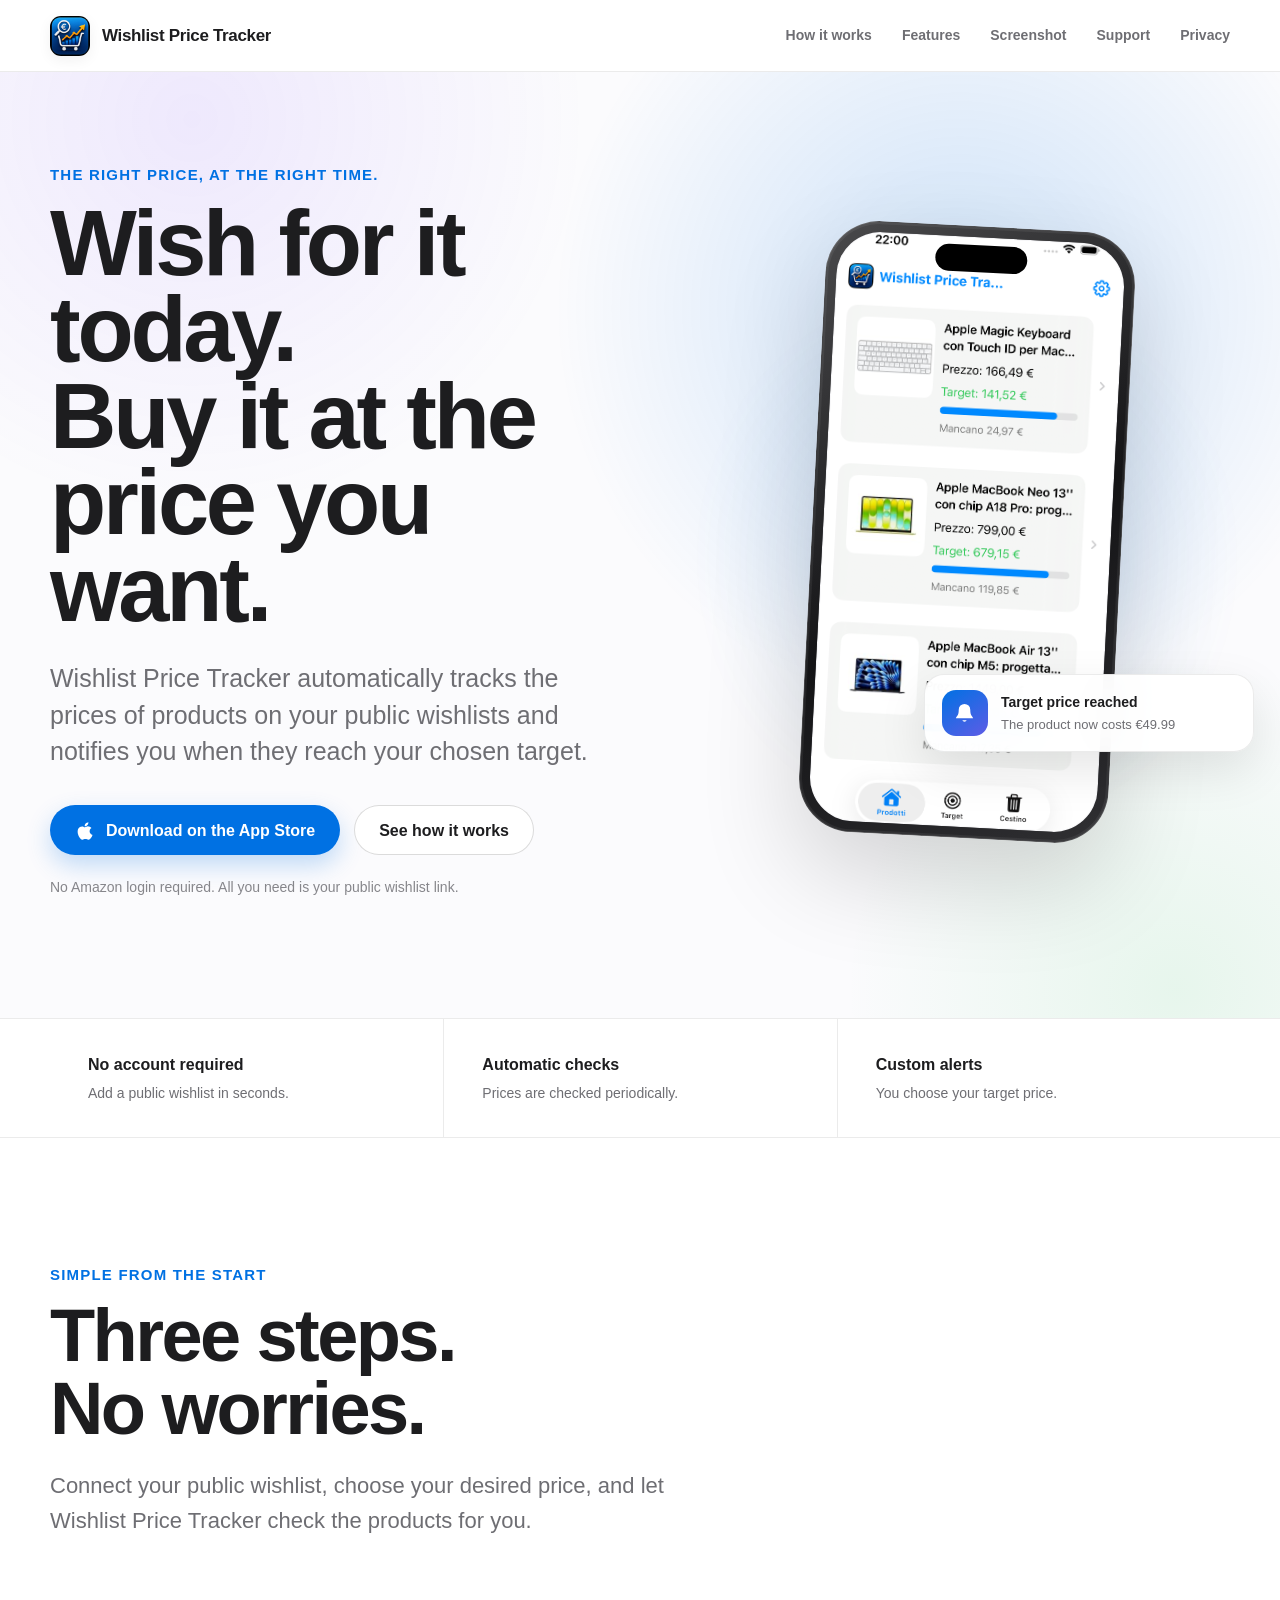
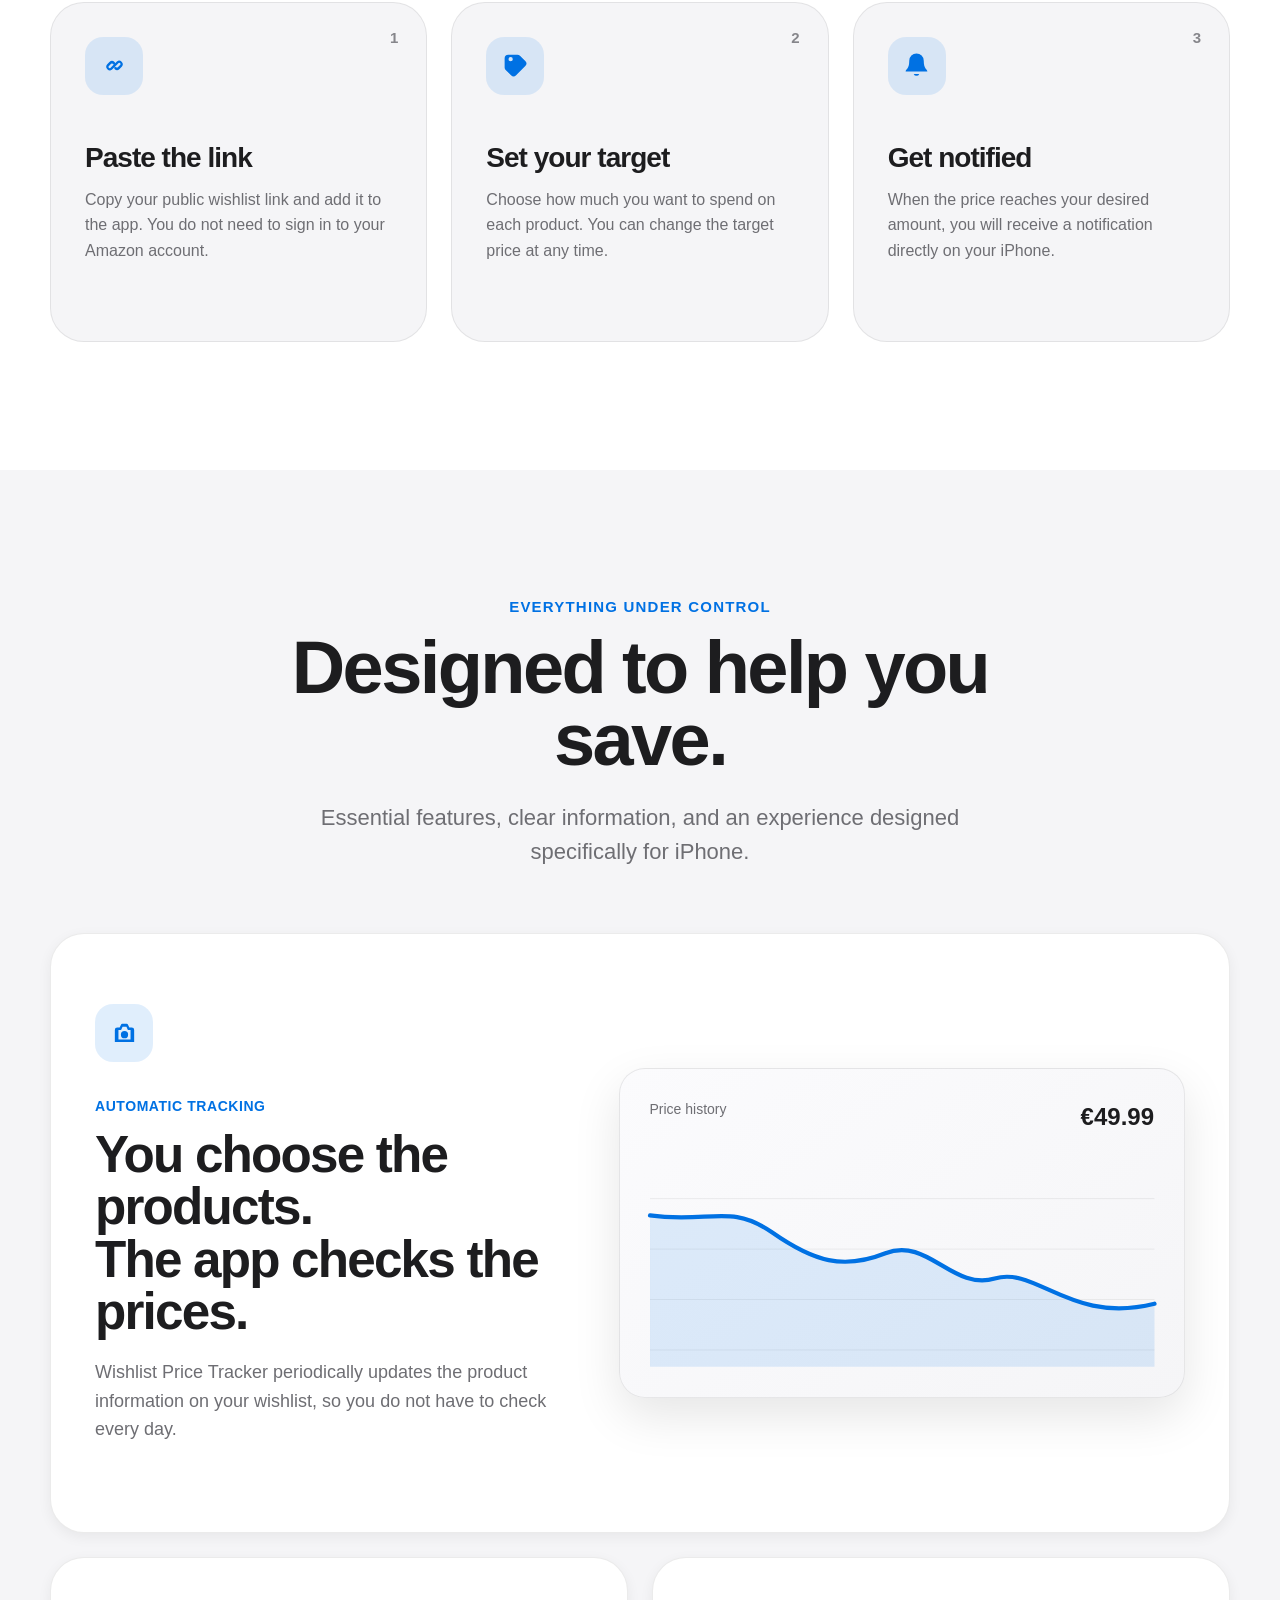
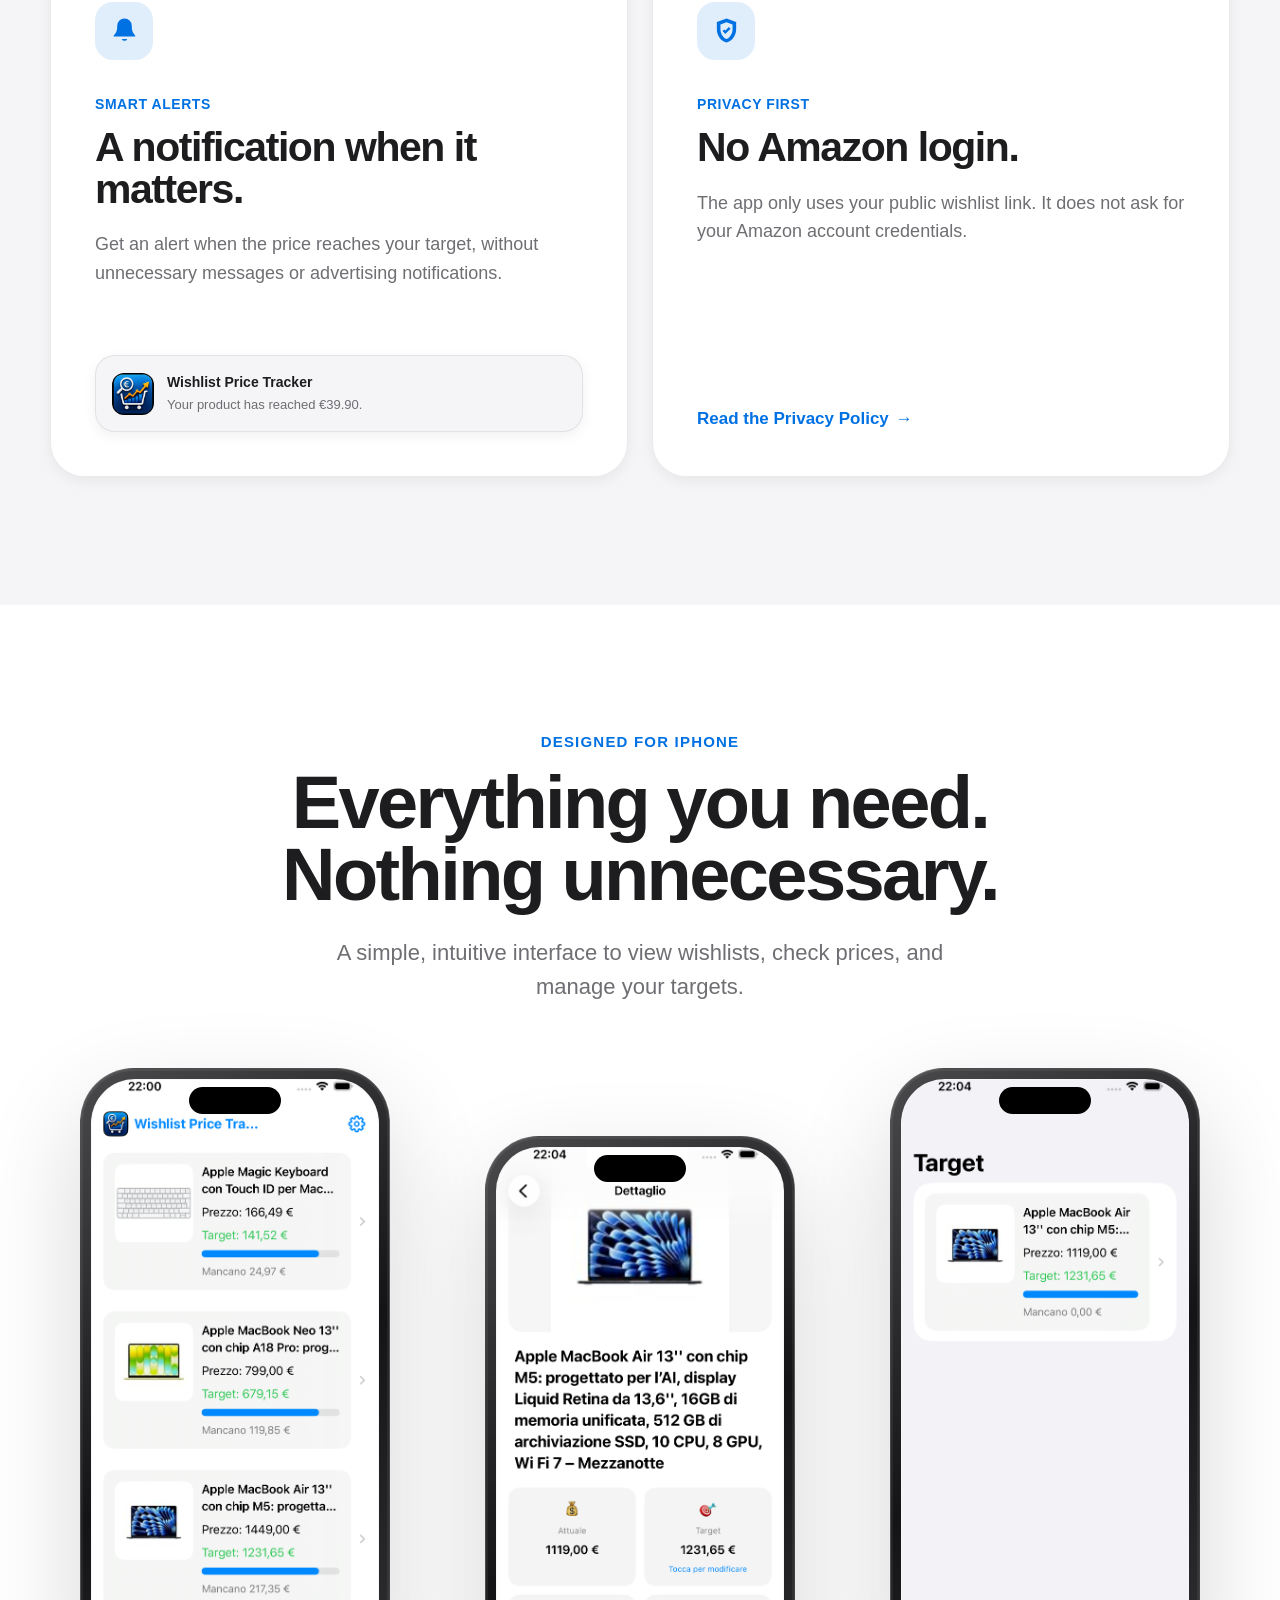
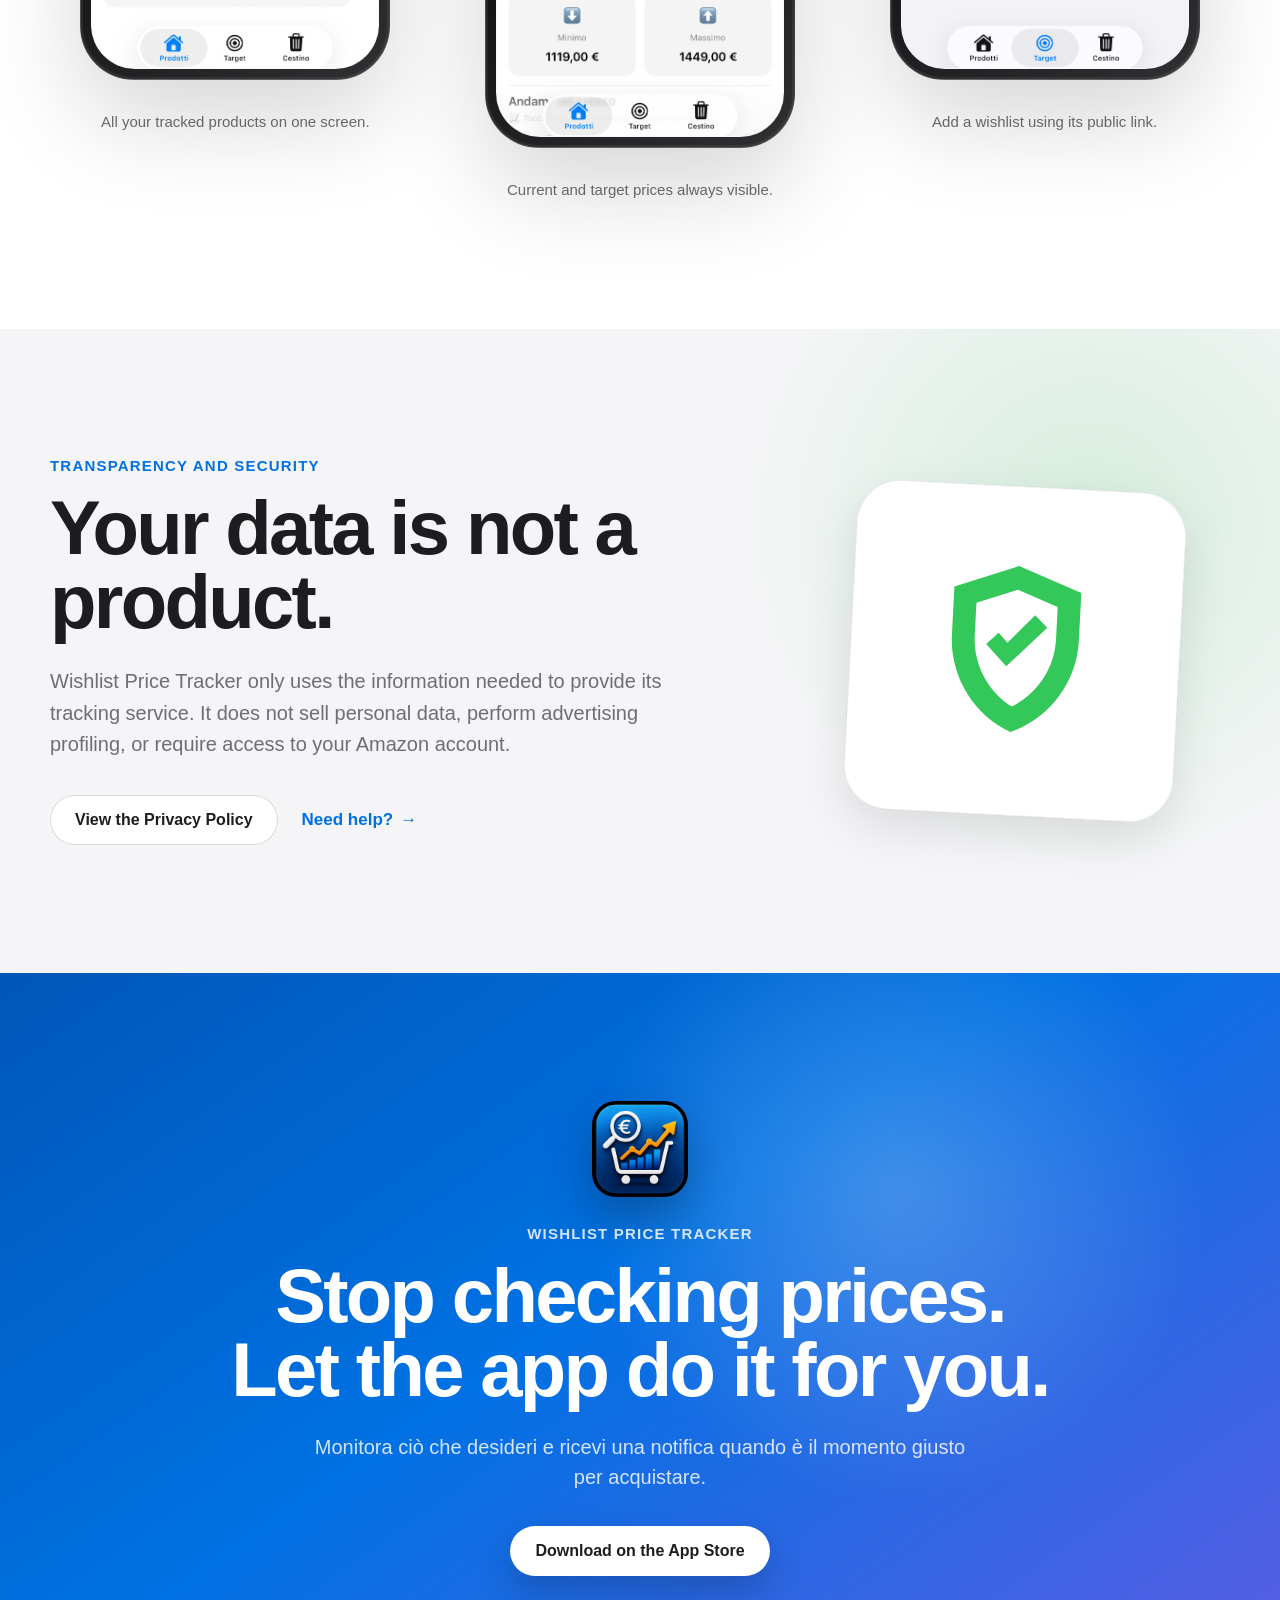
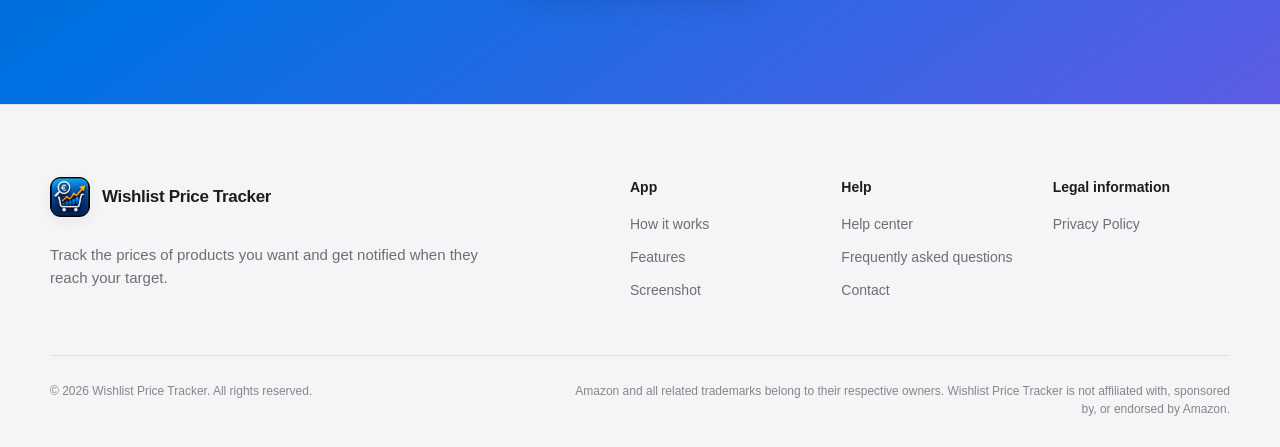
<file: index.html>
<!DOCTYPE html>
<html lang="en">
<head>
    <!-- Main page information -->
    <meta charset="UTF-8">
    <meta
        name="viewport"
        content="width=device-width, initial-scale=1.0"
    >

    <title>Wishlist Price Tracker — Track prices on your wishlists</title>

    <meta
        name="description"
        content="Wishlist Price Tracker tracks the prices of products on your public wishlists and notifies you when they reach your desired price."
    >

     <meta
        name="apple-itunes-app"
        content="app-id=6791595588"
    >

    <meta
        name="keywords"
        content="wishlist, price tracker, price tracking, price alerts, iOS app, public wishlist"
    >

    <meta name="author" content="Wishlist Price Tracker">

    <!-- Browser bar color on supported devices -->
    <meta
        name="theme-color"
        content="#f5f5f7"
        media="(prefers-color-scheme: light)"
    >
    <meta
        name="theme-color"
        content="#000000"
        media="(prefers-color-scheme: dark)"
    >

    <!-- Open Graph: website preview when shared -->
    <meta
        property="og:title"
        content="Wishlist Price Tracker"
    >
    <meta
        property="og:description"
        content="Track the prices of products you want and get notified when they reach your target."
    >
    <meta
        property="og:type"
        content="website"
    >
    <meta
        property="og:image"
        content="images/social-preview.png"
    >

    <!-- Website icons -->
    <link
        rel="icon"
        type="image/png"
        href="images/app-icon.png"
    >
    <link
        rel="apple-touch-icon"
        href="images/app-icon.png"
    >

    <!-- Main stylesheet -->
    <link
        rel="stylesheet"
        href="styles.css"
    >
</head>

<body>
    <!-- Accessibility link to skip directly to the content -->
    <a class="skip-link" href="#main-content">
        Skip to main content
    </a>

    <!-- Main navigation -->
    <header class="site-header">
        <div class="container navigation">
            <a
                class="brand"
                href="index.html"
                aria-label="Wishlist Price Tracker - Home"
            >
                <img
                    class="brand-logo"
                    src="images/app-icon.png"
                    alt=""
                    width="40"
                    height="40"
                >

                <span class="brand-name">
                    Wishlist Price Tracker
                </span>
            </a>

                <nav
                class="main-navigation"
                aria-label="Main navigation"
            >
                <a href="#come-funziona">
                    How it works
                </a>

                <a href="#funzionalita">
                    Features
                </a>

                <a href="#screenshot">
                    Screenshot
                </a>

                <a href="support.html">
                    Support
                </a>

                <a href="privacy.html">
                    Privacy
                </a>
            </nav>
        </div>
    </header>

    <main id="main-content">
        <!-- Hero section -->
        <section class="hero">
            <div class="container hero-layout">
                <div class="hero-content">
                    <p class="eyebrow">
                        The right price, at the right time.
                    </p>

                    <h1>
                        Wish for it today.<br>
                        Buy it at the price you want.
                    </h1>

                    <p class="hero-description">
                        Wishlist Price Tracker automatically tracks the prices of products on your public wishlists and notifies you when they reach your chosen target.
                    </p>

                    <div class="hero-actions">
                        <a
                            class="button button-primary"
                            href="https://apps.apple.com/it/app/wishlist-price-tracker/id6791595588"
                            target="_blank"
                            rel="noopener noreferrer"
                            aria-label="Download Wishlist Price Tracker on the App Store"
                        >
                            <svg
                                class="button-icon"
                                viewBox="0 0 24 24"
                                aria-hidden="true"
                            >
                                <path
                                    d="M16.7 12.9c0-2.4 2-3.6 2.1-3.7-1.1-1.7-2.9-1.9-3.6-1.9-1.5-.2-3 .9-3.8.9-.8 0-2-1-3.3-.9-1.7 0-3.3 1-4.2 2.5-1.8 3.1-.5 7.7 1.3 10.2.9 1.2 1.9 2.6 3.3 2.5 1.3-.1 1.8-.8 3.4-.8 1.6 0 2.1.8 3.5.8 1.4 0 2.4-1.3 3.2-2.5 1-1.4 1.4-2.8 1.4-2.9-.1 0-3.3-1.3-3.3-4.2ZM14.2 5.7c.7-.9 1.2-2.1 1.1-3.2-1 .1-2.3.7-3.1 1.5-.7.8-1.3 2-1.1 3.1 1.1.1 2.3-.5 3.1-1.4Z"
                                />
                            </svg>

                            <span>
                                Download on the App Store
                            </span>
                        </a>

                        <a
                            class="button button-secondary"
                            href="#come-funziona"
                        >
                            See how it works
                        </a>
                    </div>

                    <p class="hero-note">
                        No Amazon login required. All you need is your public wishlist link.
                    </p>
                </div>

                <div
                    class="hero-visual"
                    aria-label="Wishlist Price Tracker app preview"
                >
                    <div class="hero-glow" aria-hidden="true"></div>

                    <div class="device device-main">
                        <div class="device-frame">
                            <div class="device-screen">
                                <img
                                    src="images/screenshot-home.jpeg"
                                    alt="Wishlist Price Tracker main screen"
                                    width="420"
                                    height="860"
                                >
                            </div>
                        </div>
                    </div>

                    <div class="price-notification">
                        <div
                            class="notification-icon"
                            aria-hidden="true"
                        >
                            <svg viewBox="0 0 24 24">
                                <path
                                    d="M18 8a6 6 0 0 0-12 0c0 7-3 7-3 9h18c0-2-3-2-3-9Zm-8.3 11a2.5 2.5 0 0 0 4.6 0H9.7Z"
                                />
                            </svg>
                        </div>

                        <div class="notification-content">
                            <strong>
                                Target price reached
                            </strong>

                            <span>
                                The product now costs €49.99
                            </span>
                        </div>
                    </div>
                </div>
            </div>
        </section>

        <!-- Brief overview of benefits -->
        <section
            class="trust-strip"
            aria-label="Key benefits"
        >
            <div class="container trust-grid">
                <div class="trust-item">
                    <strong>
                        No account required
                    </strong>

                    <span>
                        Add a public wishlist in seconds.
                    </span>
                </div>

                <div class="trust-item">
                    <strong>
                        Automatic checks
                    </strong>

                    <span>
                        Prices are checked periodically.
                    </span>
                </div>

                <div class="trust-item">
                    <strong>
                        Custom alerts
                    </strong>

                    <span>
                        You choose your target price.
                    </span>
                </div>
            </div>
        </section>

        <!-- How it works -->
        <section
            id="come-funziona"
            class="section how-it-works"
        >
            <div class="container">
                <div class="section-heading">
                    <p class="eyebrow">
                        Simple from the start
                    </p>

                    <h2>
                        Three steps.<br>
                        No worries.
                    </h2>

                    <p>
                        Connect your public wishlist, choose your desired price, and let Wishlist Price Tracker check the products for you.
                    </p>
                </div>

                <div class="steps-grid">
                    <article class="step-card">
                        <span
                            class="step-number"
                            aria-hidden="true"
                        >
                            1
                        </span>

                        <div class="step-icon" aria-hidden="true">
                            <svg viewBox="0 0 24 24">
                                <path
                                    d="M10.6 13.4a1 1 0 0 1 0-1.4l3.4-3.4a3 3 0 0 1 4.2 4.2l-2 2a3 3 0 0 1-4.2 0 1 1 0 0 1 1.4-1.4 1 1 0 0 0 1.4 0l2-2a1 1 0 0 0-1.4-1.4L12 13.4a1 1 0 0 1-1.4 0Zm2.8-2.8a1 1 0 0 1 0 1.4L10 15.4a3 3 0 0 1-4.2-4.2l2-2a3 3 0 0 1 4.2 0 1 1 0 1 1-1.4 1.4 1 1 0 0 0-1.4 0l-2 2A1 1 0 0 0 8.6 14l3.4-3.4a1 1 0 0 1 1.4 0Z"
                                />
                            </svg>
                        </div>

                        <h3>
                            Paste the link
                        </h3>

                        <p>
                            Copy your public wishlist link and add it to the app. You do not need to sign in to your Amazon account.
                        </p>
                    </article>

                    <article class="step-card">
                        <span
                            class="step-number"
                            aria-hidden="true"
                        >
                            2
                        </span>

                        <div class="step-icon" aria-hidden="true">
                            <svg viewBox="0 0 24 24">
                                <path
                                    d="M3 6a3 3 0 0 1 3-3h7.6a3 3 0 0 1 2.1.9l4.4 4.4a3 3 0 0 1 0 4.2l-7.6 7.6a3 3 0 0 1-4.2 0l-4.4-4.4A3 3 0 0 1 3 13.6V6Zm5 2.5A1.5 1.5 0 1 0 8 5a1.5 1.5 0 0 0 0 3.5Z"
                                />
                            </svg>
                        </div>

                        <h3>
                            Set your target
                        </h3>

                        <p>
                            Choose how much you want to spend on each product. You can change the target price at any time.
                        </p>
                    </article>

                    <article class="step-card">
                        <span
                            class="step-number"
                            aria-hidden="true"
                        >
                            3
                        </span>

                        <div class="step-icon" aria-hidden="true">
                            <svg viewBox="0 0 24 24">
                                <path
                                    d="M18 8a6 6 0 0 0-12 0c0 7-3 7-3 9h18c0-2-3-2-3-9Zm-8.3 11a2.5 2.5 0 0 0 4.6 0H9.7Z"
                                />
                            </svg>
                        </div>

                        <h3>
                            Get notified
                        </h3>

                        <p>
                            When the price reaches your desired amount, you will receive a notification directly on your iPhone.
                        </p>
                    </article>
                </div>
            </div>
        </section>

        <!-- Main features -->
        <section
            id="funzionalita"
            class="section features"
        >
            <div class="container">
                <div class="section-heading section-heading-centered">
                    <p class="eyebrow">
                        Everything under control
                    </p>

                    <h2>
                        Designed to help you save.
                    </h2>

                    <p>
                        Essential features, clear information, and an experience designed specifically for iPhone.
                    </p>
                </div>

                <div class="feature-grid">
                    <article class="feature-card feature-card-large">
                        <div class="feature-card-content">
                            <div
                                class="feature-icon"
                                aria-hidden="true"
                            >
                                <svg viewBox="0 0 24 24">
                                    <path
                                        d="M4 19V9a2 2 0 0 1 2-2h2l1.2-2.4A1 1 0 0 1 10.1 4h3.8a1 1 0 0 1 .9.6L16 7h2a2 2 0 0 1 2 2v10H4Zm3-2h10V9h-2.2l-1.2-2.5h-3.2L9.2 9H7v8Zm5-1a3 3 0 1 1 0-6 3 3 0 0 1 0 6Z"
                                    />
                                </svg>
                            </div>

                            <p class="feature-label">
                                Automatic tracking
                            </p>

                            <h3>
                                You choose the products.<br>
                                The app checks the prices.
                            </h3>

                            <p>
                                Wishlist Price Tracker periodically updates the product information on your wishlist, so you do not have to check every day.
                            </p>
                        </div>

                        <div class="feature-visual price-chart">
                            <div class="chart-header">
                                <span>
                                    Price history
                                </span>

                                <strong>
                                    €49.99
                                </strong>
                            </div>

                            <svg
                                viewBox="0 0 600 240"
                                role="img"
                                aria-label="Illustrative price history chart"
                            >
                                <path
                                    class="chart-grid-line"
                                    d="M0 40H600M0 100H600M0 160H600M0 220H600"
                                />

                                <path
                                    class="chart-area"
                                    d="M0 60 C70 70, 95 45, 145 80 S230 125, 280 105 S360 150, 410 135 S500 190, 600 165 L600 240 L0 240 Z"
                                />

                                <path
                                    class="chart-line"
                                    d="M0 60 C70 70, 95 45, 145 80 S230 125, 280 105 S360 150, 410 135 S500 190, 600 165"
                                />
                            </svg>
                        </div>
                    </article>

                    <article class="feature-card">
                        <div
                            class="feature-icon"
                            aria-hidden="true"
                        >
                            <svg viewBox="0 0 24 24">
                                <path
                                    d="M18 8a6 6 0 0 0-12 0c0 7-3 7-3 9h18c0-2-3-2-3-9Zm-8.3 11a2.5 2.5 0 0 0 4.6 0H9.7Z"
                                />
                            </svg>
                        </div>

                        <p class="feature-label">
                            Smart alerts
                        </p>

                        <h3>
                            A notification when it matters.
                        </h3>

                        <p>
                            Get an alert when the price reaches your target, without unnecessary messages or advertising notifications.
                        </p>

                        <div
                            class="mini-notification"
                            aria-hidden="true"
                        >
                            <img
                                src="images/app-icon.png"
                                alt=""
                                width="42"
                                height="42"
                            >

                            <div>
                                <strong>
                                    Wishlist Price Tracker
                                </strong>

                                <span>
                                    Your product has reached €39.90.
                                </span>
                            </div>
                        </div>
                    </article>

                    <article class="feature-card">
                        <div
                            class="feature-icon"
                            aria-hidden="true"
                        >
                            <svg viewBox="0 0 24 24">
                                <path
                                    d="M12 2 4 5v6c0 5.1 3.4 9.9 8 11 4.6-1.1 8-5.9 8-11V5l-8-3Zm0 3.2 5 1.9V11c0 3.7-2.2 7.1-5 8.1-2.8-1-5-4.4-5-8.1V7.1l5-1.9Zm-1 9.6-2.3-2.3 1.4-1.4 1 1 2.8-3 1.5 1.4-4.4 4.3Z"
                                />
                            </svg>
                        </div>

                        <p class="feature-label">
                            Privacy first
                        </p>

                        <h3>
                            No Amazon login.
                        </h3>

                        <p>
                            The app only uses your public wishlist link. It does not ask for your Amazon account credentials.
                        </p>

                        <a
                            class="text-link"
                            href="privacy.html"
                        >
                            Read the Privacy Policy
                            <span aria-hidden="true">→</span>
                        </a>
                    </article>
                </div>
            </div>
        </section>

        <!-- App screenshots -->
        <section
            id="screenshot"
            class="section screenshots"
        >
            <div class="container">
                <div class="section-heading section-heading-centered">
                    <p class="eyebrow">
                        Designed for iPhone
                    </p>

                    <h2>
                        Everything you need.<br>
                        Nothing unnecessary.
                    </h2>

                    <p>
                        A simple, intuitive interface to view wishlists, check prices, and manage your targets.
                    </p>
                </div>

                <!--
                    Gli SVG presenti nella cartella images sono placeholder.
                    Potranno essere sostituiti con screenshot reali in formato
                    PNG mantenendo gli stessi nomi dei file.
                -->
                <div class="screenshots-grid">
                    <figure class="screenshot-item">
                        <div class="device">
                            <div class="device-frame">
                                <div class="device-screen">
                                    <img
                                        src="images/screenshot-home.jpeg"
                                        alt="Screen showing the list of tracked products"
                                        loading="lazy"
                                        width="420"
                                        height="860"
                                    >
                                </div>
                            </div>
                        </div>

                        <figcaption>
                            All your tracked products on one screen.
                        </figcaption>
                    </figure>

                    <figure class="screenshot-item">
                        <div class="device">
                            <div class="device-frame">
                                <div class="device-screen">
                                    <img
                                        src="images/screenshot-detail.jpeg"
                                        alt="Detail screen for a tracked product"
                                        loading="lazy"
                                        width="420"
                                        height="860"
                                    >
                                </div>
                            </div>
                        </div>

                        <figcaption>
                            Current and target prices always visible.
                        </figcaption>
                    </figure>

                    <figure class="screenshot-item">
                        <div class="device">
                            <div class="device-frame">
                                <div class="device-screen">
                                    <img
                                        src="images/screenshot-target.jpeg"
                                        alt="Easily see the price you have reached."
                                        loading="lazy"
                                        width="420"
                                        height="860"
                                    >
                                </div>
                            </div>
                        </div>

                        <figcaption>
                            Add a wishlist using its public link.
                        </figcaption>
                    </figure>
                </div>
            </div>
        </section>

        <!-- Privacy and infrastructure section -->
        <section class="section privacy-highlight">
            <div class="container privacy-layout">
                <div class="privacy-content">
                    <p class="eyebrow">
                        Transparency and security
                    </p>

                    <h2>
                        Your data is not a product.
                    </h2>

                    <p>
                        Wishlist Price Tracker only uses the information needed to provide its tracking service. It does not sell personal data, perform advertising profiling, or require access to your Amazon account.
                    </p>

                    <div class="privacy-actions">
                        <a
                            class="button button-secondary"
                            href="privacy.html"
                        >
                            View the Privacy Policy
                        </a>

                        <a
                            class="text-link"
                            href="support.html"
                        >
                            Need help?
                            <span aria-hidden="true">→</span>
                        </a>
                    </div>
                </div>

                <div
                    class="privacy-symbol"
                    aria-hidden="true"
                >
                    <svg viewBox="0 0 240 240">
                        <path
                            d="M120 20 45 48v57c0 49 31 94 75 111 44-17 75-62 75-111V48l-75-28Zm0 28 48 18v39c0 34-20 66-48 81-28-15-48-47-48-81V66l48-18Zm-9 91-25-25 14-14 11 11 31-34 15 14-46 48Z"
                        />
                    </svg>
                </div>
            </div>
        </section>

        <!-- Final call to action -->
        <section class="section final-cta">
            <div class="container final-cta-content">
                <img
                    class="final-cta-icon"
                    src="images/app-icon.png"
                    alt=""
                    width="96"
                    height="96"
                    loading="lazy"
                >

                <p class="eyebrow">
                    Wishlist Price Tracker
                </p>

                <h2>
                    Stop checking prices.<br>
                    Let the app do it for you.
                </h2>

                <p>
                    Monitora ciò che desideri e ricevi una notifica quando è il
                    momento giusto per acquistare.
                </p>

                <a
                    class="button button-primary"
                    href="https://apps.apple.com/it/app/wishlist-price-tracker/id6791595588"
                    target="_blank"
                    rel="noopener noreferrer"
                    aria-label="Download Wishlist Price Tracker on the App Store"
                >
                    Download on the App Store
                </a>
            </div>
        </section>
    </main>

    <!-- Footer -->
    <footer class="site-footer">
        <div class="container footer-layout">
            <div class="footer-brand">
                <a
                    class="brand"
                    href="index.html"
                    aria-label="Wishlist Price Tracker - Home"
                >
                    <img
                        class="brand-logo"
                        src="images/app-icon.png"
                        alt=""
                        width="36"
                        height="36"
                        loading="lazy"
                    >

                    <span class="brand-name">
                        Wishlist Price Tracker
                    </span>
                </a>

                <p>
                    Track the prices of products you want and get notified when they reach your target.
                </p>
            </div>

            <nav
                class="footer-navigation"
                aria-label="Footer links"
            >
                <div class="footer-column">
                    <strong>
                        App
                    </strong>

                    <a href="#come-funziona">
                        How it works
                    </a>

                    <a href="#funzionalita">
                        Features
                    </a>

                    <a href="#screenshot">
                        Screenshot
                    </a>
                </div>

                <div class="footer-column">
                    <strong>
                        Help
                    </strong>

                    <a href="support.html">
                        Help center
                    </a>

                    <a href="support.html#faq">
                        Frequently asked questions
                    </a>

                    <a href="support.html#contatti">
                        Contact
                    </a>
                </div>

                <div class="footer-column">
                    <strong>
                        Legal information
                    </strong>

                    <a href="privacy.html">
                        Privacy Policy
                    </a>
                </div>
            </nav>
        </div>

        <div class="container footer-bottom">
            <p>
                &copy; <span id="current-year">2026</span>
                Wishlist Price Tracker. All rights reserved.
            </p>

            <p class="footer-disclaimer">
                Amazon and all related trademarks belong to their respective owners. Wishlist Price Tracker is not affiliated with, sponsored by, or endorsed by Amazon.
            </p>
        </div>
    </footer>

    <!--
        JavaScript minimo utilizzato esclusivamente per aggiornare
        automaticamente l'anno nel footer.
    -->
    <script>
        const currentYearElement = document.getElementById("current-year");

        if (currentYearElement) {
            currentYearElement.textContent = new Date().getFullYear();
        }
    </script>
</body>
</html>
</file>
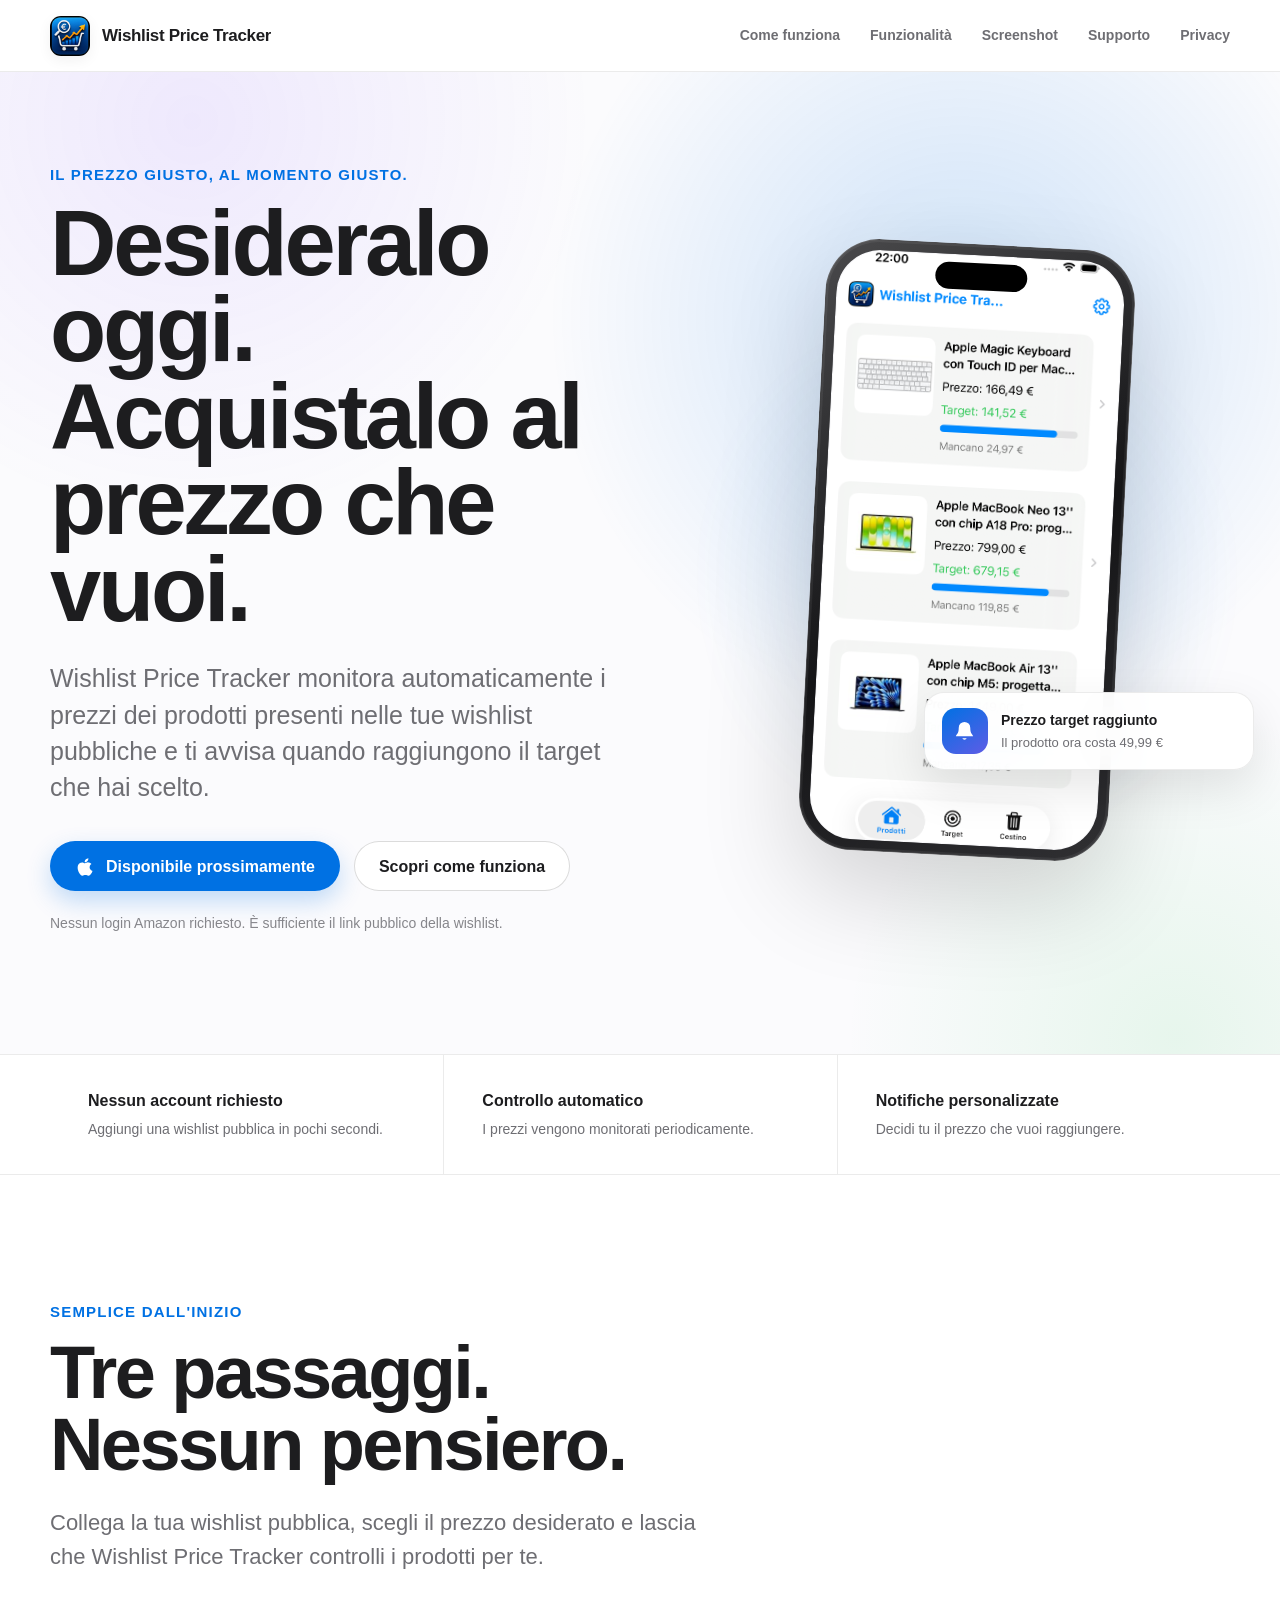
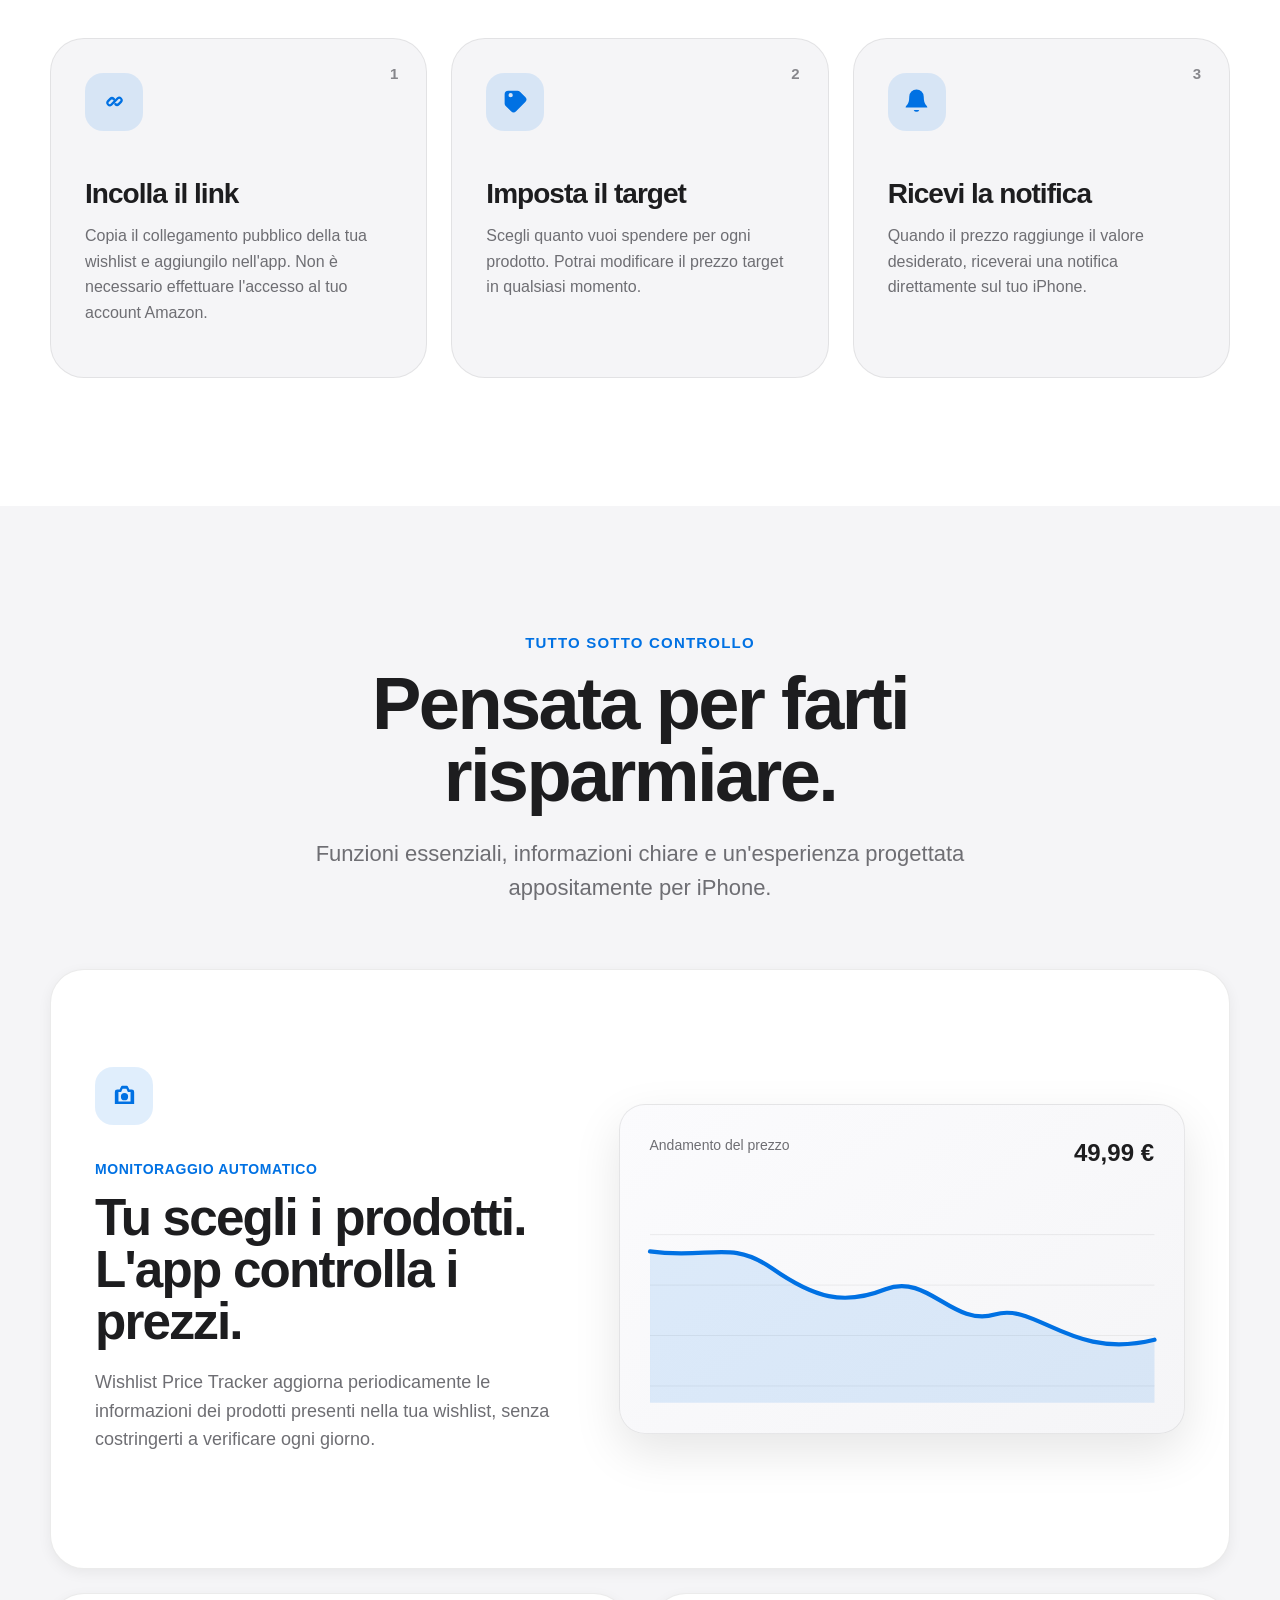
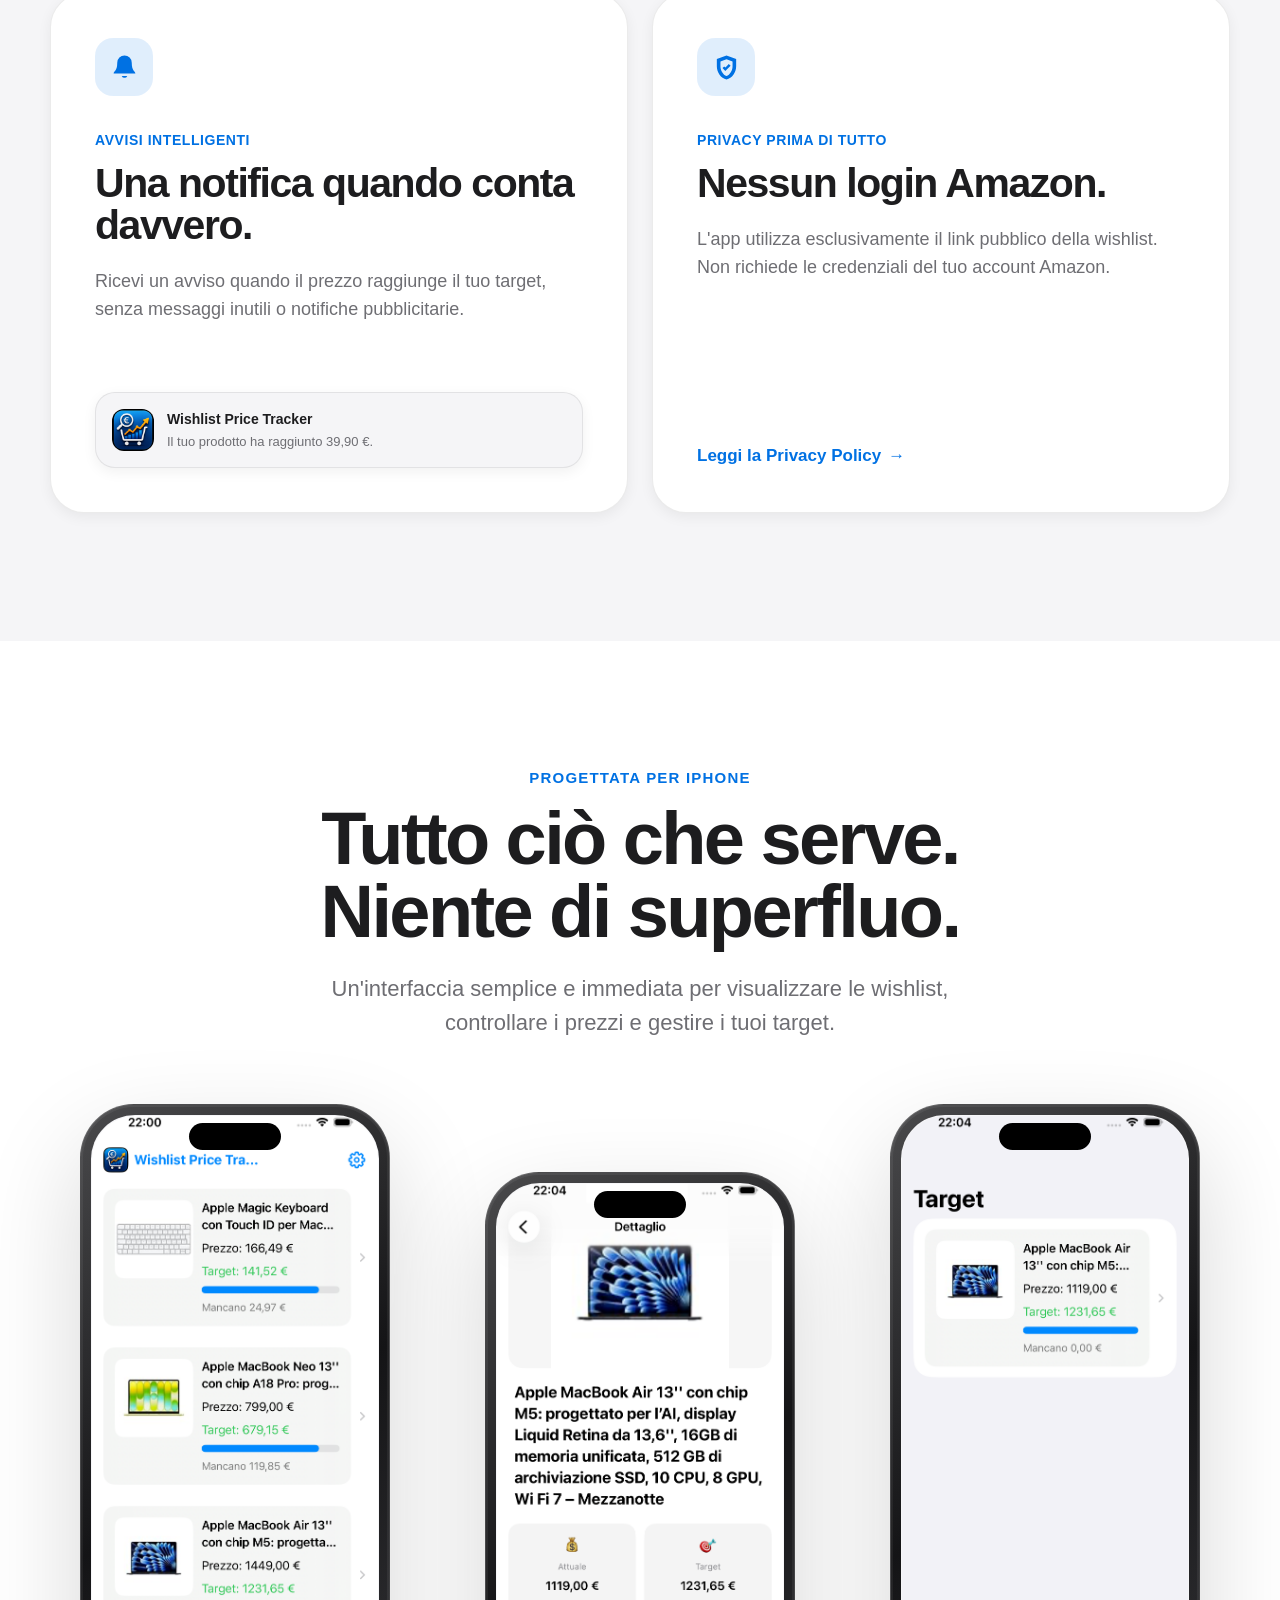
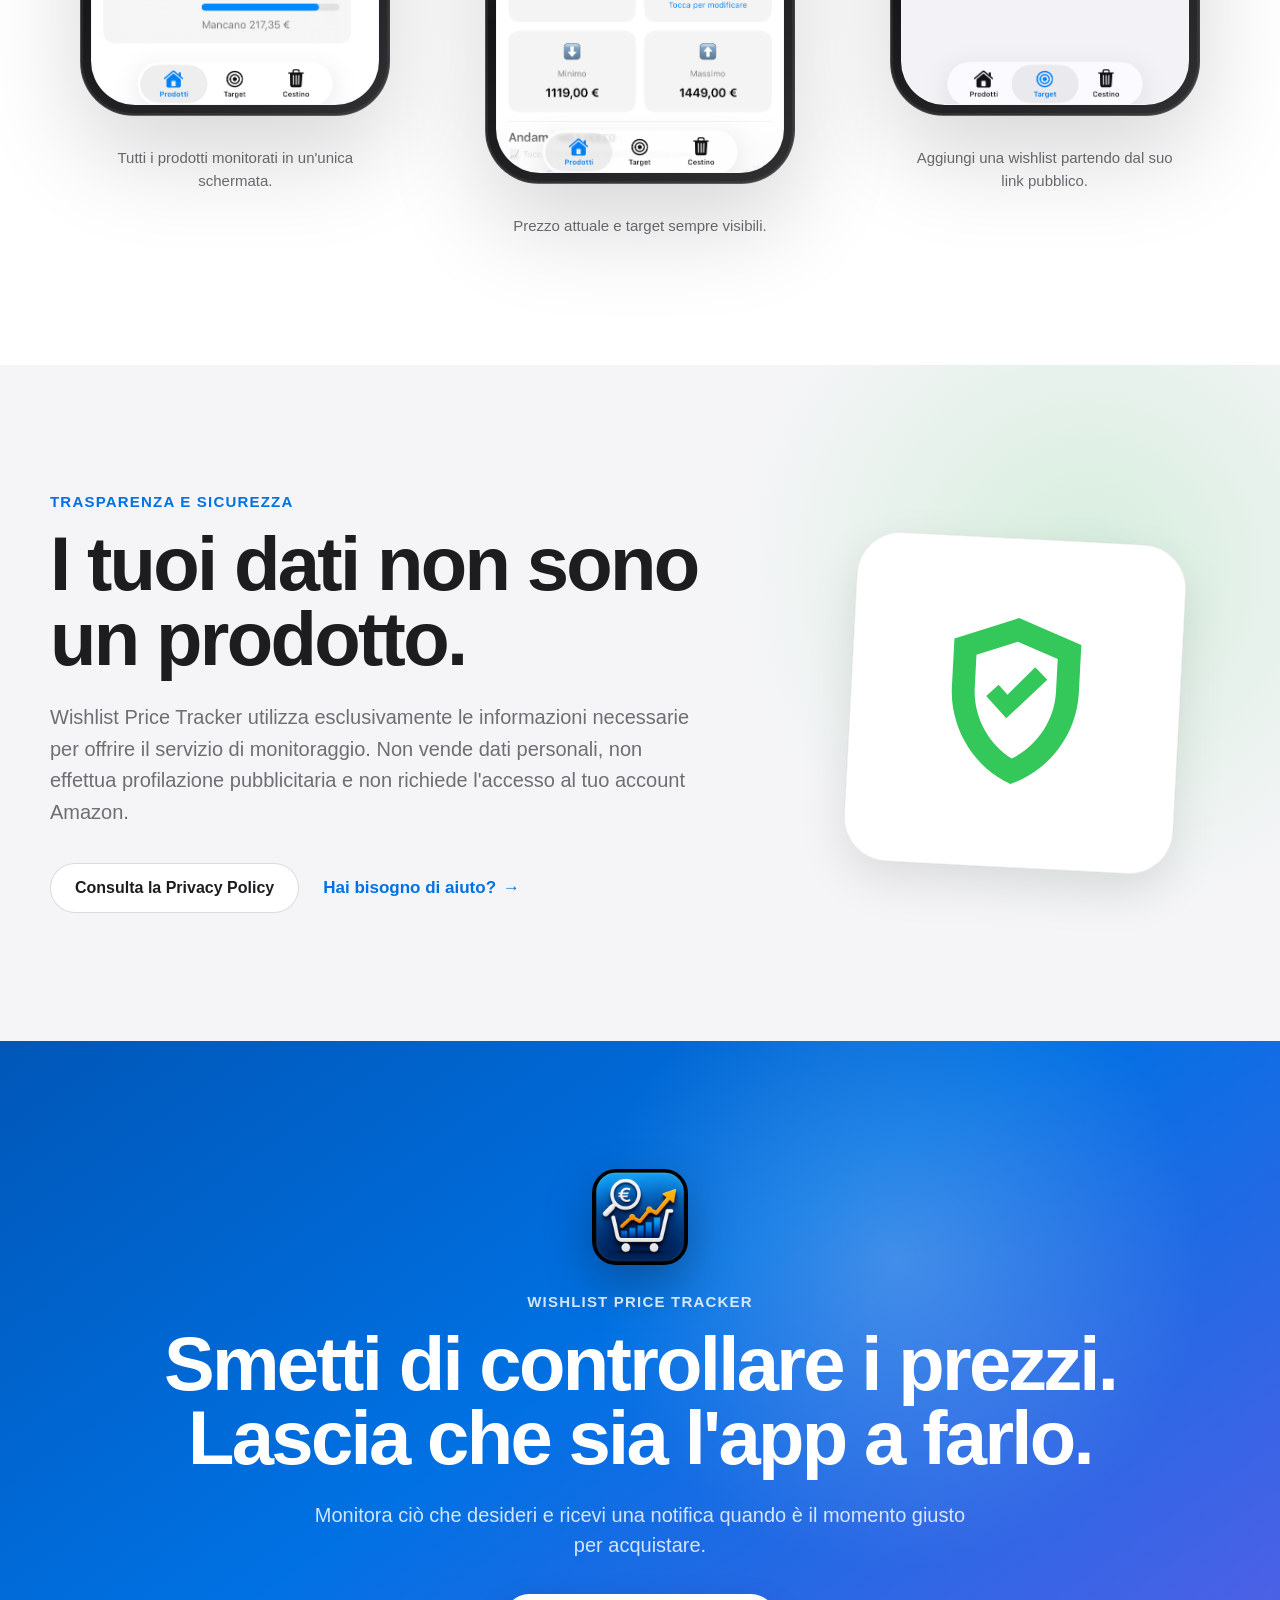
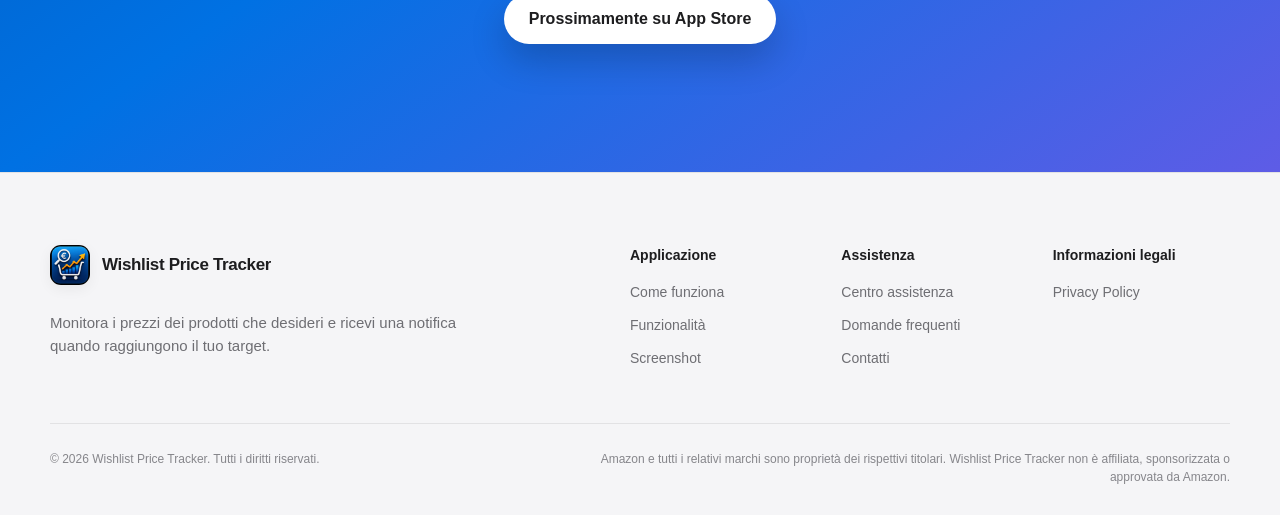
<file:  index.html>
<!DOCTYPE html>
<html lang="it">
<head>
    <!-- Informazioni principali della pagina -->
    <meta charset="UTF-8">
    <meta
        name="viewport"
        content="width=device-width, initial-scale=1.0"
    >

    <title>Wishlist Price Tracker — Monitora i prezzi delle tue wishlist</title>

    <meta
        name="description"
        content="Wishlist Price Tracker monitora i prezzi dei prodotti presenti nelle tue wishlist pubbliche e ti avvisa quando raggiungono il prezzo desiderato."
    >

    <meta
        name="keywords"
        content="wishlist, price tracker, monitoraggio prezzi, notifiche prezzo, app iOS, wishlist pubblica"
    >

    <meta name="author" content="Wishlist Price Tracker">

    <!-- Colore della barra del browser sui dispositivi compatibili -->
    <meta
        name="theme-color"
        content="#f5f5f7"
        media="(prefers-color-scheme: light)"
    >
    <meta
        name="theme-color"
        content="#000000"
        media="(prefers-color-scheme: dark)"
    >

    <!-- Open Graph: anteprima del sito quando viene condiviso -->
    <meta
        property="og:title"
        content="Wishlist Price Tracker"
    >
    <meta
        property="og:description"
        content="Monitora i prezzi dei prodotti che desideri e ricevi una notifica quando raggiungono il tuo target."
    >
    <meta
        property="og:type"
        content="website"
    >
    <meta
        property="og:image"
        content="images/social-preview.png"
    >

    <!-- Icone del sito -->
    <link
        rel="icon"
        type="image/png"
        href="images/app-icon.png"
    >
    <link
        rel="apple-touch-icon"
        href="images/app-icon.png"
    >

    <!-- Foglio di stile principale -->
    <link
        rel="stylesheet"
        href="styles.css"
    >
</head>

<body>
    <!-- Link di accessibilità per saltare direttamente al contenuto -->
    <a class="skip-link" href="#main-content">
        Vai al contenuto principale
    </a>

    <!-- Navigazione principale -->
    <header class="site-header">
        <div class="container navigation">
            <a
                class="brand"
                href="index.html"
                aria-label="Wishlist Price Tracker - Home"
            >
                <img
                    class="brand-logo"
                    src="images/app-icon.png"
                    alt=""
                    width="40"
                    height="40"
                >

                <span class="brand-name">
                    Wishlist Price Tracker
                </span>
            </a>

                <nav
                class="main-navigation"
                aria-label="Navigazione principale"
            >
                <a href="#come-funziona">
                    Come funziona
                </a>

                <a href="#funzionalita">
                    Funzionalità
                </a>

                <a href="#screenshot">
                    Screenshot
                </a>

                <a href="support.html">
                    Supporto
                </a>

                <a href="privacy.html">
                    Privacy
                </a>
            </nav>
        </div>
    </header>

    <main id="main-content">
        <!-- Sezione principale -->
        <section class="hero">
            <div class="container hero-layout">
                <div class="hero-content">
                    <p class="eyebrow">
                        Il prezzo giusto, al momento giusto.
                    </p>

                    <h1>
                        Desideralo oggi.<br>
                        Acquistalo al prezzo che vuoi.
                    </h1>

                    <p class="hero-description">
                        Wishlist Price Tracker monitora automaticamente i prezzi
                        dei prodotti presenti nelle tue wishlist pubbliche e ti
                        avvisa quando raggiungono il target che hai scelto.
                    </p>

                    <div class="hero-actions">
                        <!--
                            Quando l'app sarà pubblicata, sostituire il simbolo #
                            con il collegamento ufficiale dell'App Store.
                        -->
                        <a
                            class="button button-primary"
                            href="#"
                            aria-label="Wishlist Price Tracker su App Store"
                        >
                            <svg
                                class="button-icon"
                                viewBox="0 0 24 24"
                                aria-hidden="true"
                            >
                                <path
                                    d="M16.7 12.9c0-2.4 2-3.6 2.1-3.7-1.1-1.7-2.9-1.9-3.6-1.9-1.5-.2-3 .9-3.8.9-.8 0-2-1-3.3-.9-1.7 0-3.3 1-4.2 2.5-1.8 3.1-.5 7.7 1.3 10.2.9 1.2 1.9 2.6 3.3 2.5 1.3-.1 1.8-.8 3.4-.8 1.6 0 2.1.8 3.5.8 1.4 0 2.4-1.3 3.2-2.5 1-1.4 1.4-2.8 1.4-2.9-.1 0-3.3-1.3-3.3-4.2ZM14.2 5.7c.7-.9 1.2-2.1 1.1-3.2-1 .1-2.3.7-3.1 1.5-.7.8-1.3 2-1.1 3.1 1.1.1 2.3-.5 3.1-1.4Z"
                                />
                            </svg>

                            <span>
                                Disponibile prossimamente
                            </span>
                        </a>

                        <a
                            class="button button-secondary"
                            href="#come-funziona"
                        >
                            Scopri come funziona
                        </a>
                    </div>

                    <p class="hero-note">
                        Nessun login Amazon richiesto.
                        È sufficiente il link pubblico della wishlist.
                    </p>
                </div>

                <div
                    class="hero-visual"
                    aria-label="Anteprima dell'app Wishlist Price Tracker"
                >
                    <div class="hero-glow" aria-hidden="true"></div>

                    <div class="device device-main">
                        <div class="device-frame">
                            <div class="device-screen">
                                <img
                                    src="images/screenshot-home.jpeg"
                                    alt="Schermata principale dell'app Wishlist Price Tracker"
                                    width="420"
                                    height="860"
                                >
                            </div>
                        </div>
                    </div>

                    <div class="price-notification">
                        <div
                            class="notification-icon"
                            aria-hidden="true"
                        >
                            <svg viewBox="0 0 24 24">
                                <path
                                    d="M18 8a6 6 0 0 0-12 0c0 7-3 7-3 9h18c0-2-3-2-3-9Zm-8.3 11a2.5 2.5 0 0 0 4.6 0H9.7Z"
                                />
                            </svg>
                        </div>

                        <div class="notification-content">
                            <strong>
                                Prezzo target raggiunto
                            </strong>

                            <span>
                                Il prodotto ora costa 49,99 €
                            </span>
                        </div>
                    </div>
                </div>
            </div>
        </section>

        <!-- Breve riepilogo dei vantaggi -->
        <section
            class="trust-strip"
            aria-label="Vantaggi principali"
        >
            <div class="container trust-grid">
                <div class="trust-item">
                    <strong>
                        Nessun account richiesto
                    </strong>

                    <span>
                        Aggiungi una wishlist pubblica in pochi secondi.
                    </span>
                </div>

                <div class="trust-item">
                    <strong>
                        Controllo automatico
                    </strong>

                    <span>
                        I prezzi vengono monitorati periodicamente.
                    </span>
                </div>

                <div class="trust-item">
                    <strong>
                        Notifiche personalizzate
                    </strong>

                    <span>
                        Decidi tu il prezzo che vuoi raggiungere.
                    </span>
                </div>
            </div>
        </section>

        <!-- Come funziona -->
        <section
            id="come-funziona"
            class="section how-it-works"
        >
            <div class="container">
                <div class="section-heading">
                    <p class="eyebrow">
                        Semplice dall'inizio
                    </p>

                    <h2>
                        Tre passaggi.<br>
                        Nessun pensiero.
                    </h2>

                    <p>
                        Collega la tua wishlist pubblica, scegli il prezzo
                        desiderato e lascia che Wishlist Price Tracker controlli
                        i prodotti per te.
                    </p>
                </div>

                <div class="steps-grid">
                    <article class="step-card">
                        <span
                            class="step-number"
                            aria-hidden="true"
                        >
                            1
                        </span>

                        <div class="step-icon" aria-hidden="true">
                            <svg viewBox="0 0 24 24">
                                <path
                                    d="M10.6 13.4a1 1 0 0 1 0-1.4l3.4-3.4a3 3 0 0 1 4.2 4.2l-2 2a3 3 0 0 1-4.2 0 1 1 0 0 1 1.4-1.4 1 1 0 0 0 1.4 0l2-2a1 1 0 0 0-1.4-1.4L12 13.4a1 1 0 0 1-1.4 0Zm2.8-2.8a1 1 0 0 1 0 1.4L10 15.4a3 3 0 0 1-4.2-4.2l2-2a3 3 0 0 1 4.2 0 1 1 0 1 1-1.4 1.4 1 1 0 0 0-1.4 0l-2 2A1 1 0 0 0 8.6 14l3.4-3.4a1 1 0 0 1 1.4 0Z"
                                />
                            </svg>
                        </div>

                        <h3>
                            Incolla il link
                        </h3>

                        <p>
                            Copia il collegamento pubblico della tua wishlist
                            e aggiungilo nell'app. Non è necessario effettuare
                            l'accesso al tuo account Amazon.
                        </p>
                    </article>

                    <article class="step-card">
                        <span
                            class="step-number"
                            aria-hidden="true"
                        >
                            2
                        </span>

                        <div class="step-icon" aria-hidden="true">
                            <svg viewBox="0 0 24 24">
                                <path
                                    d="M3 6a3 3 0 0 1 3-3h7.6a3 3 0 0 1 2.1.9l4.4 4.4a3 3 0 0 1 0 4.2l-7.6 7.6a3 3 0 0 1-4.2 0l-4.4-4.4A3 3 0 0 1 3 13.6V6Zm5 2.5A1.5 1.5 0 1 0 8 5a1.5 1.5 0 0 0 0 3.5Z"
                                />
                            </svg>
                        </div>

                        <h3>
                            Imposta il target
                        </h3>

                        <p>
                            Scegli quanto vuoi spendere per ogni prodotto.
                            Potrai modificare il prezzo target in qualsiasi
                            momento.
                        </p>
                    </article>

                    <article class="step-card">
                        <span
                            class="step-number"
                            aria-hidden="true"
                        >
                            3
                        </span>

                        <div class="step-icon" aria-hidden="true">
                            <svg viewBox="0 0 24 24">
                                <path
                                    d="M18 8a6 6 0 0 0-12 0c0 7-3 7-3 9h18c0-2-3-2-3-9Zm-8.3 11a2.5 2.5 0 0 0 4.6 0H9.7Z"
                                />
                            </svg>
                        </div>

                        <h3>
                            Ricevi la notifica
                        </h3>

                        <p>
                            Quando il prezzo raggiunge il valore desiderato,
                            riceverai una notifica direttamente sul tuo iPhone.
                        </p>
                    </article>
                </div>
            </div>
        </section>

        <!-- Funzionalità principali -->
        <section
            id="funzionalita"
            class="section features"
        >
            <div class="container">
                <div class="section-heading section-heading-centered">
                    <p class="eyebrow">
                        Tutto sotto controllo
                    </p>

                    <h2>
                        Pensata per farti risparmiare.
                    </h2>

                    <p>
                        Funzioni essenziali, informazioni chiare e
                        un'esperienza progettata appositamente per iPhone.
                    </p>
                </div>

                <div class="feature-grid">
                    <article class="feature-card feature-card-large">
                        <div class="feature-card-content">
                            <div
                                class="feature-icon"
                                aria-hidden="true"
                            >
                                <svg viewBox="0 0 24 24">
                                    <path
                                        d="M4 19V9a2 2 0 0 1 2-2h2l1.2-2.4A1 1 0 0 1 10.1 4h3.8a1 1 0 0 1 .9.6L16 7h2a2 2 0 0 1 2 2v10H4Zm3-2h10V9h-2.2l-1.2-2.5h-3.2L9.2 9H7v8Zm5-1a3 3 0 1 1 0-6 3 3 0 0 1 0 6Z"
                                    />
                                </svg>
                            </div>

                            <p class="feature-label">
                                Monitoraggio automatico
                            </p>

                            <h3>
                                Tu scegli i prodotti.<br>
                                L'app controlla i prezzi.
                            </h3>

                            <p>
                                Wishlist Price Tracker aggiorna periodicamente
                                le informazioni dei prodotti presenti nella tua
                                wishlist, senza costringerti a verificare ogni
                                giorno.
                            </p>
                        </div>

                        <div class="feature-visual price-chart">
                            <div class="chart-header">
                                <span>
                                    Andamento del prezzo
                                </span>

                                <strong>
                                    49,99 €
                                </strong>
                            </div>

                            <svg
                                viewBox="0 0 600 240"
                                role="img"
                                aria-label="Grafico dimostrativo dell'andamento di un prezzo"
                            >
                                <path
                                    class="chart-grid-line"
                                    d="M0 40H600M0 100H600M0 160H600M0 220H600"
                                />

                                <path
                                    class="chart-area"
                                    d="M0 60 C70 70, 95 45, 145 80 S230 125, 280 105 S360 150, 410 135 S500 190, 600 165 L600 240 L0 240 Z"
                                />

                                <path
                                    class="chart-line"
                                    d="M0 60 C70 70, 95 45, 145 80 S230 125, 280 105 S360 150, 410 135 S500 190, 600 165"
                                />
                            </svg>
                        </div>
                    </article>

                    <article class="feature-card">
                        <div
                            class="feature-icon"
                            aria-hidden="true"
                        >
                            <svg viewBox="0 0 24 24">
                                <path
                                    d="M18 8a6 6 0 0 0-12 0c0 7-3 7-3 9h18c0-2-3-2-3-9Zm-8.3 11a2.5 2.5 0 0 0 4.6 0H9.7Z"
                                />
                            </svg>
                        </div>

                        <p class="feature-label">
                            Avvisi intelligenti
                        </p>

                        <h3>
                            Una notifica quando conta davvero.
                        </h3>

                        <p>
                            Ricevi un avviso quando il prezzo raggiunge il tuo
                            target, senza messaggi inutili o notifiche
                            pubblicitarie.
                        </p>

                        <div
                            class="mini-notification"
                            aria-hidden="true"
                        >
                            <img
                                src="images/app-icon.png"
                                alt=""
                                width="42"
                                height="42"
                            >

                            <div>
                                <strong>
                                    Wishlist Price Tracker
                                </strong>

                                <span>
                                    Il tuo prodotto ha raggiunto 39,90 €.
                                </span>
                            </div>
                        </div>
                    </article>

                    <article class="feature-card">
                        <div
                            class="feature-icon"
                            aria-hidden="true"
                        >
                            <svg viewBox="0 0 24 24">
                                <path
                                    d="M12 2 4 5v6c0 5.1 3.4 9.9 8 11 4.6-1.1 8-5.9 8-11V5l-8-3Zm0 3.2 5 1.9V11c0 3.7-2.2 7.1-5 8.1-2.8-1-5-4.4-5-8.1V7.1l5-1.9Zm-1 9.6-2.3-2.3 1.4-1.4 1 1 2.8-3 1.5 1.4-4.4 4.3Z"
                                />
                            </svg>
                        </div>

                        <p class="feature-label">
                            Privacy prima di tutto
                        </p>

                        <h3>
                            Nessun login Amazon.
                        </h3>

                        <p>
                            L'app utilizza esclusivamente il link pubblico della
                            wishlist. Non richiede le credenziali del tuo
                            account Amazon.
                        </p>

                        <a
                            class="text-link"
                            href="privacy.html"
                        >
                            Leggi la Privacy Policy
                            <span aria-hidden="true">→</span>
                        </a>
                    </article>
                </div>
            </div>
        </section>

        <!-- Screenshot dell'app -->
        <section
            id="screenshot"
            class="section screenshots"
        >
            <div class="container">
                <div class="section-heading section-heading-centered">
                    <p class="eyebrow">
                        Progettata per iPhone
                    </p>

                    <h2>
                        Tutto ciò che serve.<br>
                        Niente di superfluo.
                    </h2>

                    <p>
                        Un'interfaccia semplice e immediata per visualizzare le
                        wishlist, controllare i prezzi e gestire i tuoi target.
                    </p>
                </div>

                <!--
                    Gli SVG presenti nella cartella images sono placeholder.
                    Potranno essere sostituiti con screenshot reali in formato
                    PNG mantenendo gli stessi nomi dei file.
                -->
                <div class="screenshots-grid">
                    <figure class="screenshot-item">
                        <div class="device">
                            <div class="device-frame">
                                <div class="device-screen">
                                    <img
                                        src="images/screenshot-home.jpeg"
                                        alt="Schermata con la lista dei prodotti monitorati"
                                        loading="lazy"
                                        width="420"
                                        height="860"
                                    >
                                </div>
                            </div>
                        </div>

                        <figcaption>
                            Tutti i prodotti monitorati in un'unica schermata.
                        </figcaption>
                    </figure>

                    <figure class="screenshot-item">
                        <div class="device">
                            <div class="device-frame">
                                <div class="device-screen">
                                    <img
                                        src="images/screenshot-detail.jpeg"
                                        alt="Schermata di dettaglio di un prodotto monitorato"
                                        loading="lazy"
                                        width="420"
                                        height="860"
                                    >
                                </div>
                            </div>
                        </div>

                        <figcaption>
                            Prezzo attuale e target sempre visibili.
                        </figcaption>
                    </figure>

                    <figure class="screenshot-item">
                        <div class="device">
                            <div class="device-frame">
                                <div class="device-screen">
                                    <img
                                        src="images/screenshot-target.jpeg"
                                        alt="Visualizza facilmente il prezzo che hai raggiunto."
                                        loading="lazy"
                                        width="420"
                                        height="860"
                                    >
                                </div>
                            </div>
                        </div>

                        <figcaption>
                            Aggiungi una wishlist partendo dal suo link pubblico.
                        </figcaption>
                    </figure>
                </div>
            </div>
        </section>

        <!-- Sezione privacy e infrastruttura -->
        <section class="section privacy-highlight">
            <div class="container privacy-layout">
                <div class="privacy-content">
                    <p class="eyebrow">
                        Trasparenza e sicurezza
                    </p>

                    <h2>
                        I tuoi dati non sono un prodotto.
                    </h2>

                    <p>
                        Wishlist Price Tracker utilizza esclusivamente le
                        informazioni necessarie per offrire il servizio di
                        monitoraggio. Non vende dati personali, non effettua
                        profilazione pubblicitaria e non richiede l'accesso al
                        tuo account Amazon.
                    </p>

                    <div class="privacy-actions">
                        <a
                            class="button button-secondary"
                            href="privacy.html"
                        >
                            Consulta la Privacy Policy
                        </a>

                        <a
                            class="text-link"
                            href="support.html"
                        >
                            Hai bisogno di aiuto?
                            <span aria-hidden="true">→</span>
                        </a>
                    </div>
                </div>

                <div
                    class="privacy-symbol"
                    aria-hidden="true"
                >
                    <svg viewBox="0 0 240 240">
                        <path
                            d="M120 20 45 48v57c0 49 31 94 75 111 44-17 75-62 75-111V48l-75-28Zm0 28 48 18v39c0 34-20 66-48 81-28-15-48-47-48-81V66l48-18Zm-9 91-25-25 14-14 11 11 31-34 15 14-46 48Z"
                        />
                    </svg>
                </div>
            </div>
        </section>

        <!-- Invito finale -->
        <section class="section final-cta">
            <div class="container final-cta-content">
                <img
                    class="final-cta-icon"
                    src="images/app-icon.png"
                    alt=""
                    width="96"
                    height="96"
                    loading="lazy"
                >

                <p class="eyebrow">
                    Wishlist Price Tracker
                </p>

                <h2>
                    Smetti di controllare i prezzi.<br>
                    Lascia che sia l'app a farlo.
                </h2>

                <p>
                    Monitora ciò che desideri e ricevi una notifica quando è il
                    momento giusto per acquistare.
                </p>

                <a
                    class="button button-primary"
                    href="#"
                    aria-label="Wishlist Price Tracker sarà presto disponibile su App Store"
                >
                    Prossimamente su App Store
                </a>
            </div>
        </section>
    </main>

    <!-- Footer -->
    <footer class="site-footer">
        <div class="container footer-layout">
            <div class="footer-brand">
                <a
                    class="brand"
                    href="index.html"
                    aria-label="Wishlist Price Tracker - Home"
                >
                    <img
                        class="brand-logo"
                        src="images/app-icon.png"
                        alt=""
                        width="36"
                        height="36"
                        loading="lazy"
                    >

                    <span class="brand-name">
                        Wishlist Price Tracker
                    </span>
                </a>

                <p>
                    Monitora i prezzi dei prodotti che desideri e ricevi una
                    notifica quando raggiungono il tuo target.
                </p>
            </div>

            <nav
                class="footer-navigation"
                aria-label="Collegamenti del footer"
            >
                <div class="footer-column">
                    <strong>
                        Applicazione
                    </strong>

                    <a href="#come-funziona">
                        Come funziona
                    </a>

                    <a href="#funzionalita">
                        Funzionalità
                    </a>

                    <a href="#screenshot">
                        Screenshot
                    </a>
                </div>

                <div class="footer-column">
                    <strong>
                        Assistenza
                    </strong>

                    <a href="support.html">
                        Centro assistenza
                    </a>

                    <a href="support.html#faq">
                        Domande frequenti
                    </a>

                    <a href="support.html#contatti">
                        Contatti
                    </a>
                </div>

                <div class="footer-column">
                    <strong>
                        Informazioni legali
                    </strong>

                    <a href="privacy.html">
                        Privacy Policy
                    </a>
                </div>
            </nav>
        </div>

        <div class="container footer-bottom">
            <p>
                &copy; <span id="current-year">2026</span>
                Wishlist Price Tracker. Tutti i diritti riservati.
            </p>

            <p class="footer-disclaimer">
                Amazon e tutti i relativi marchi sono proprietà dei rispettivi
                titolari. Wishlist Price Tracker non è affiliata, sponsorizzata
                o approvata da Amazon.
            </p>
        </div>
    </footer>

    <!--
        JavaScript minimo utilizzato esclusivamente per aggiornare
        automaticamente l'anno nel footer.
    -->
    <script>
        const currentYearElement = document.getElementById("current-year");

        if (currentYearElement) {
            currentYearElement.textContent = new Date().getFullYear();
        }
    </script>
</body>
</html>
</file>
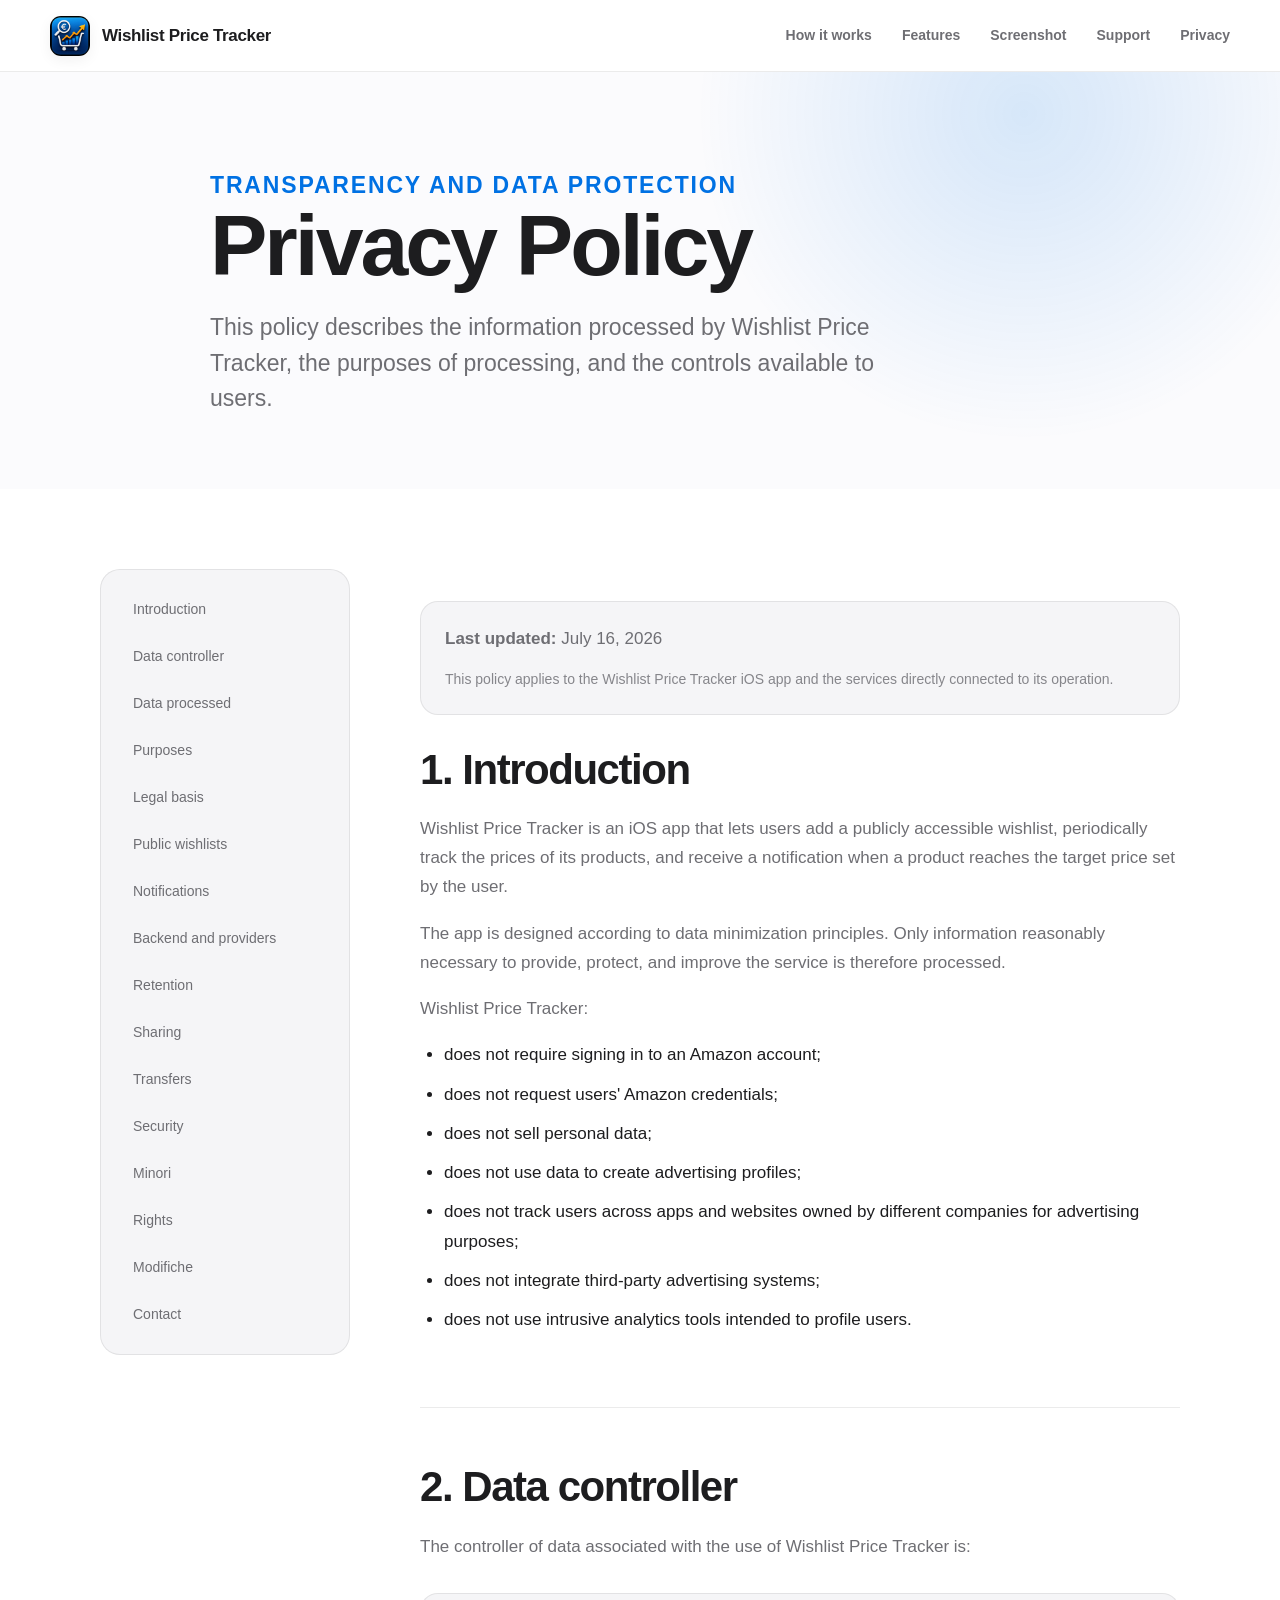
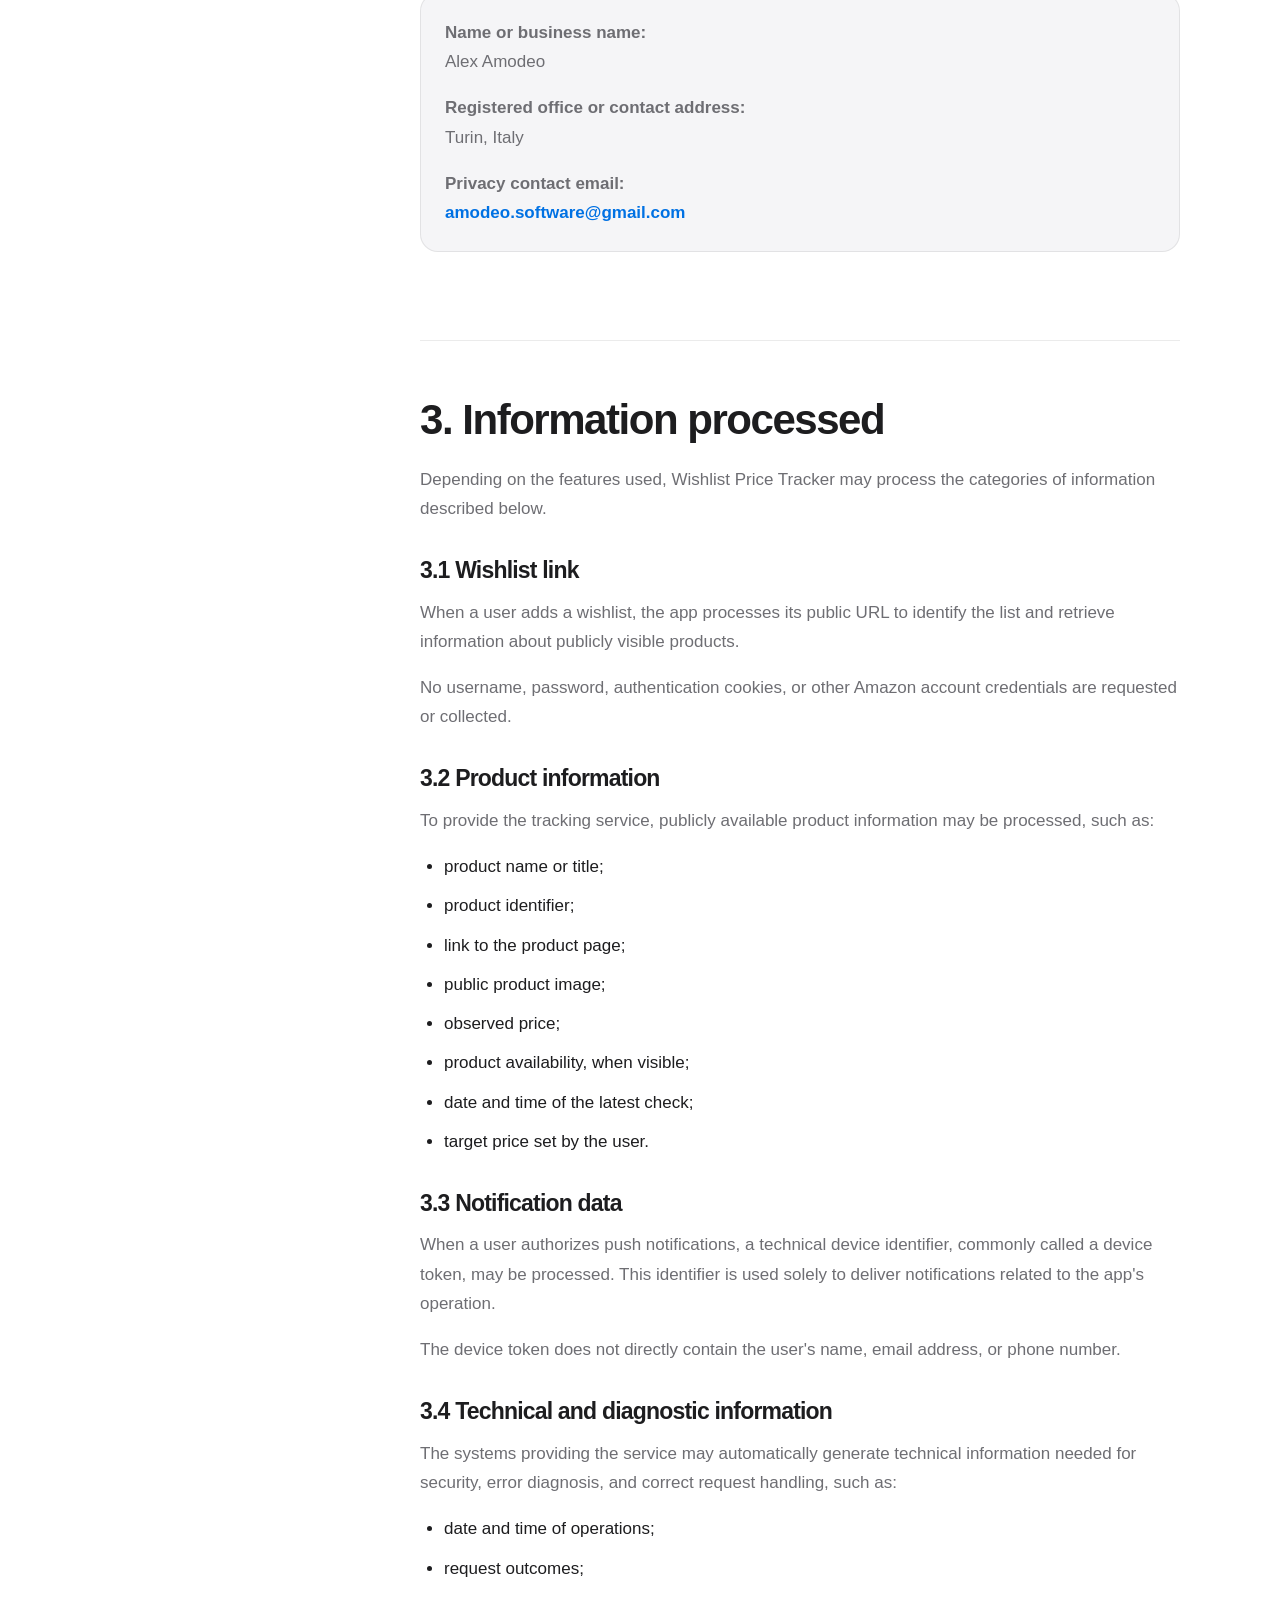
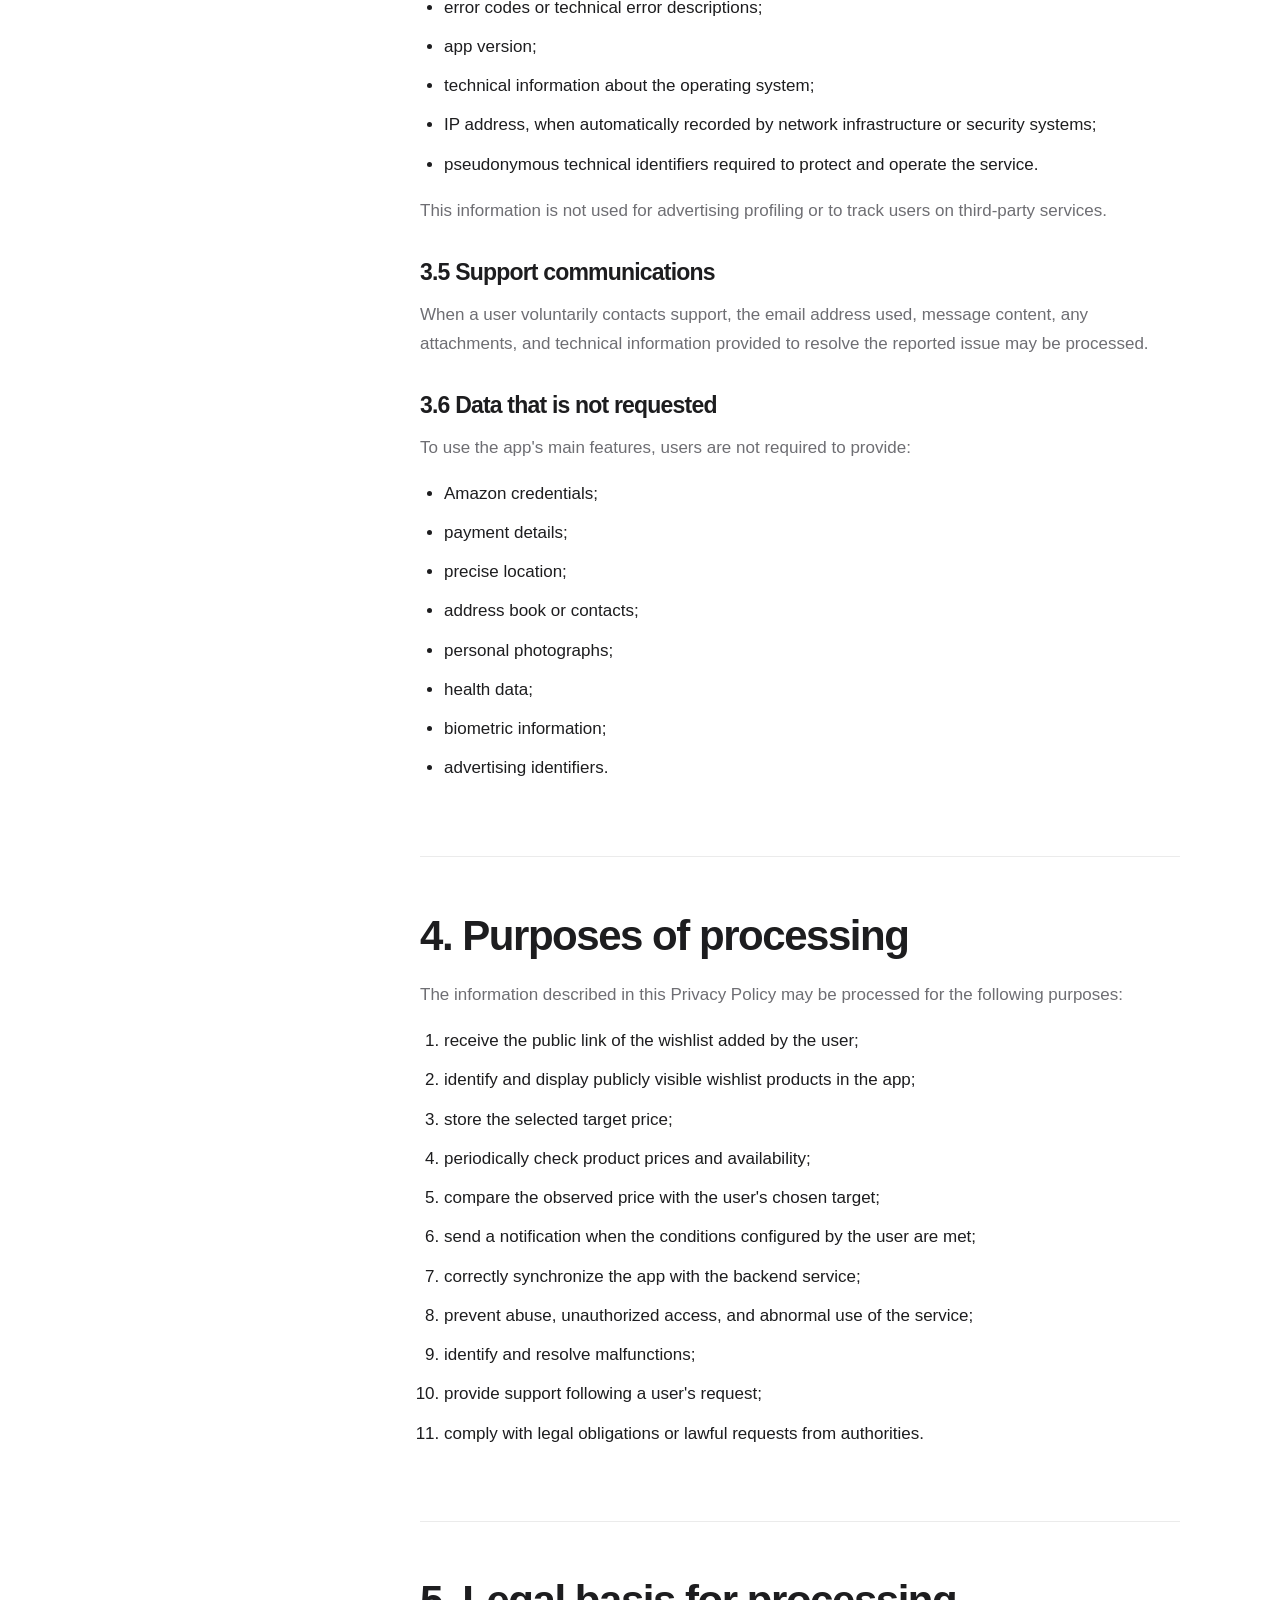
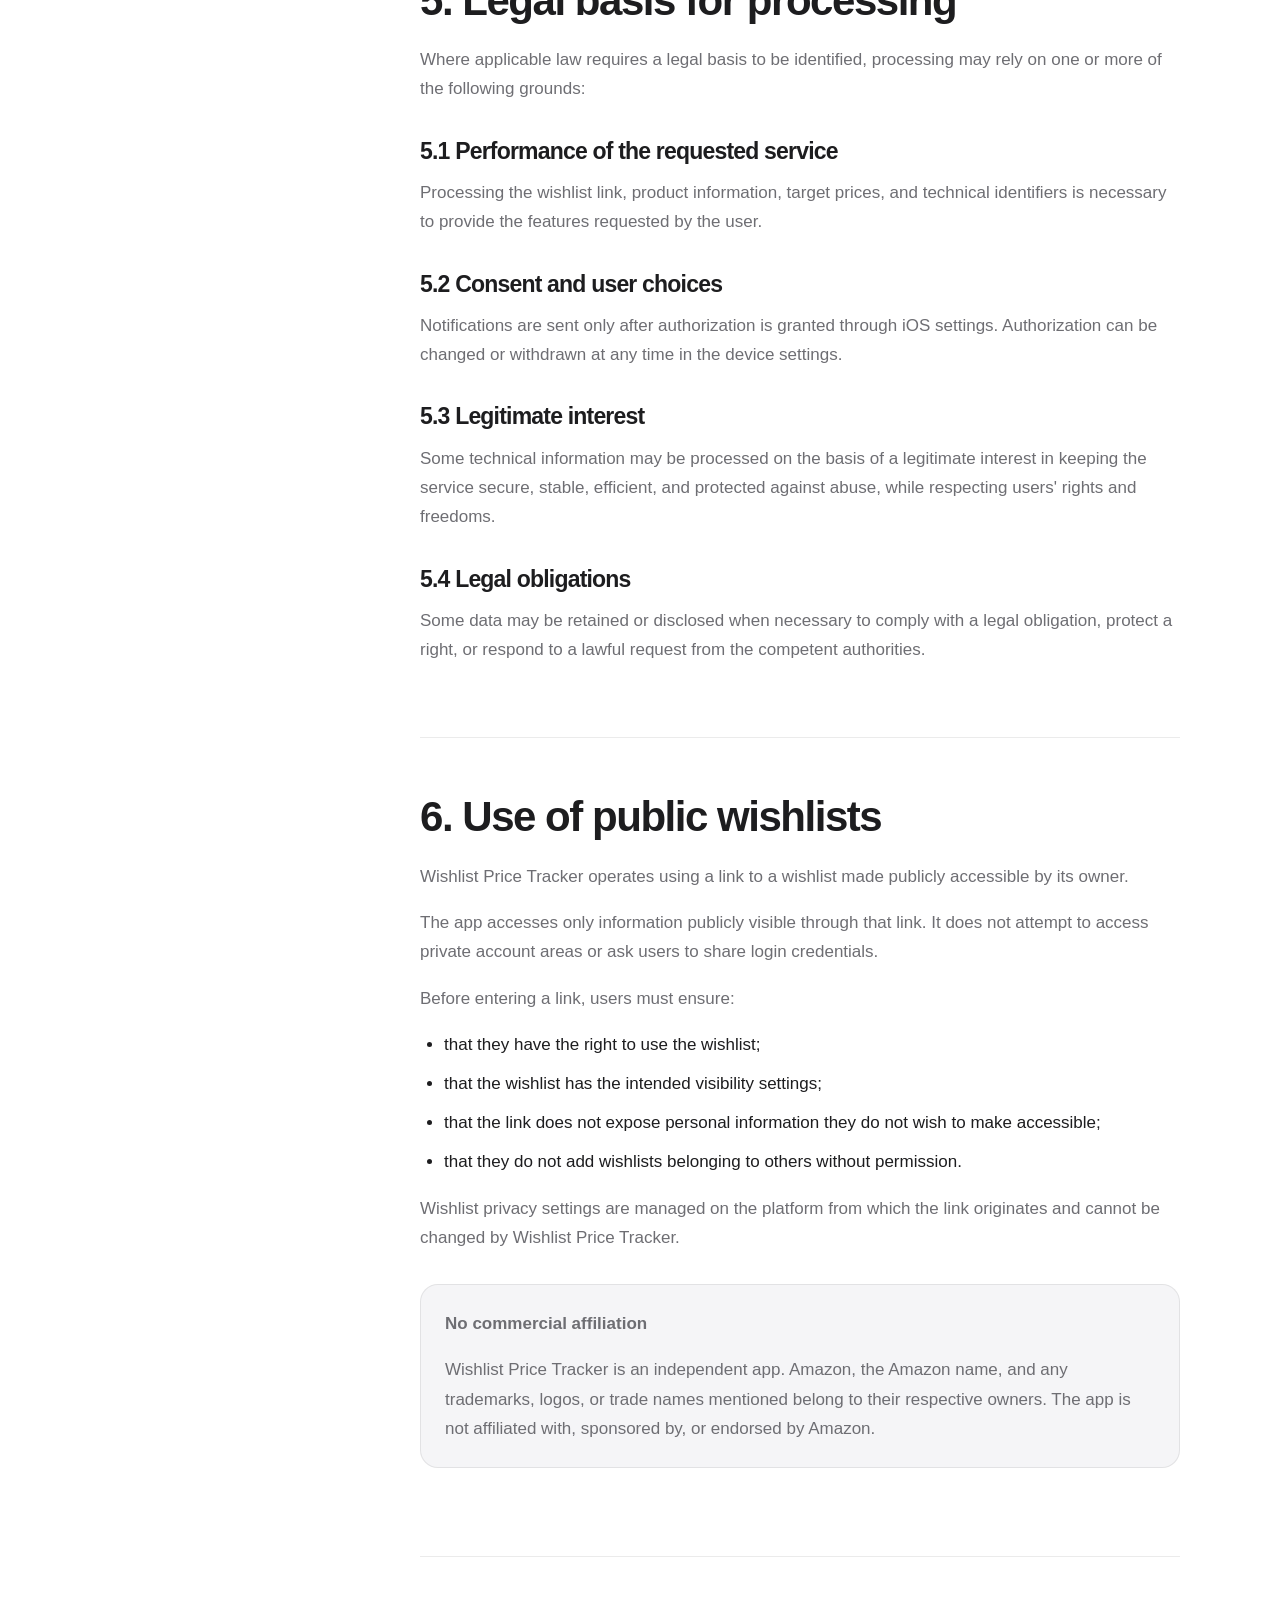
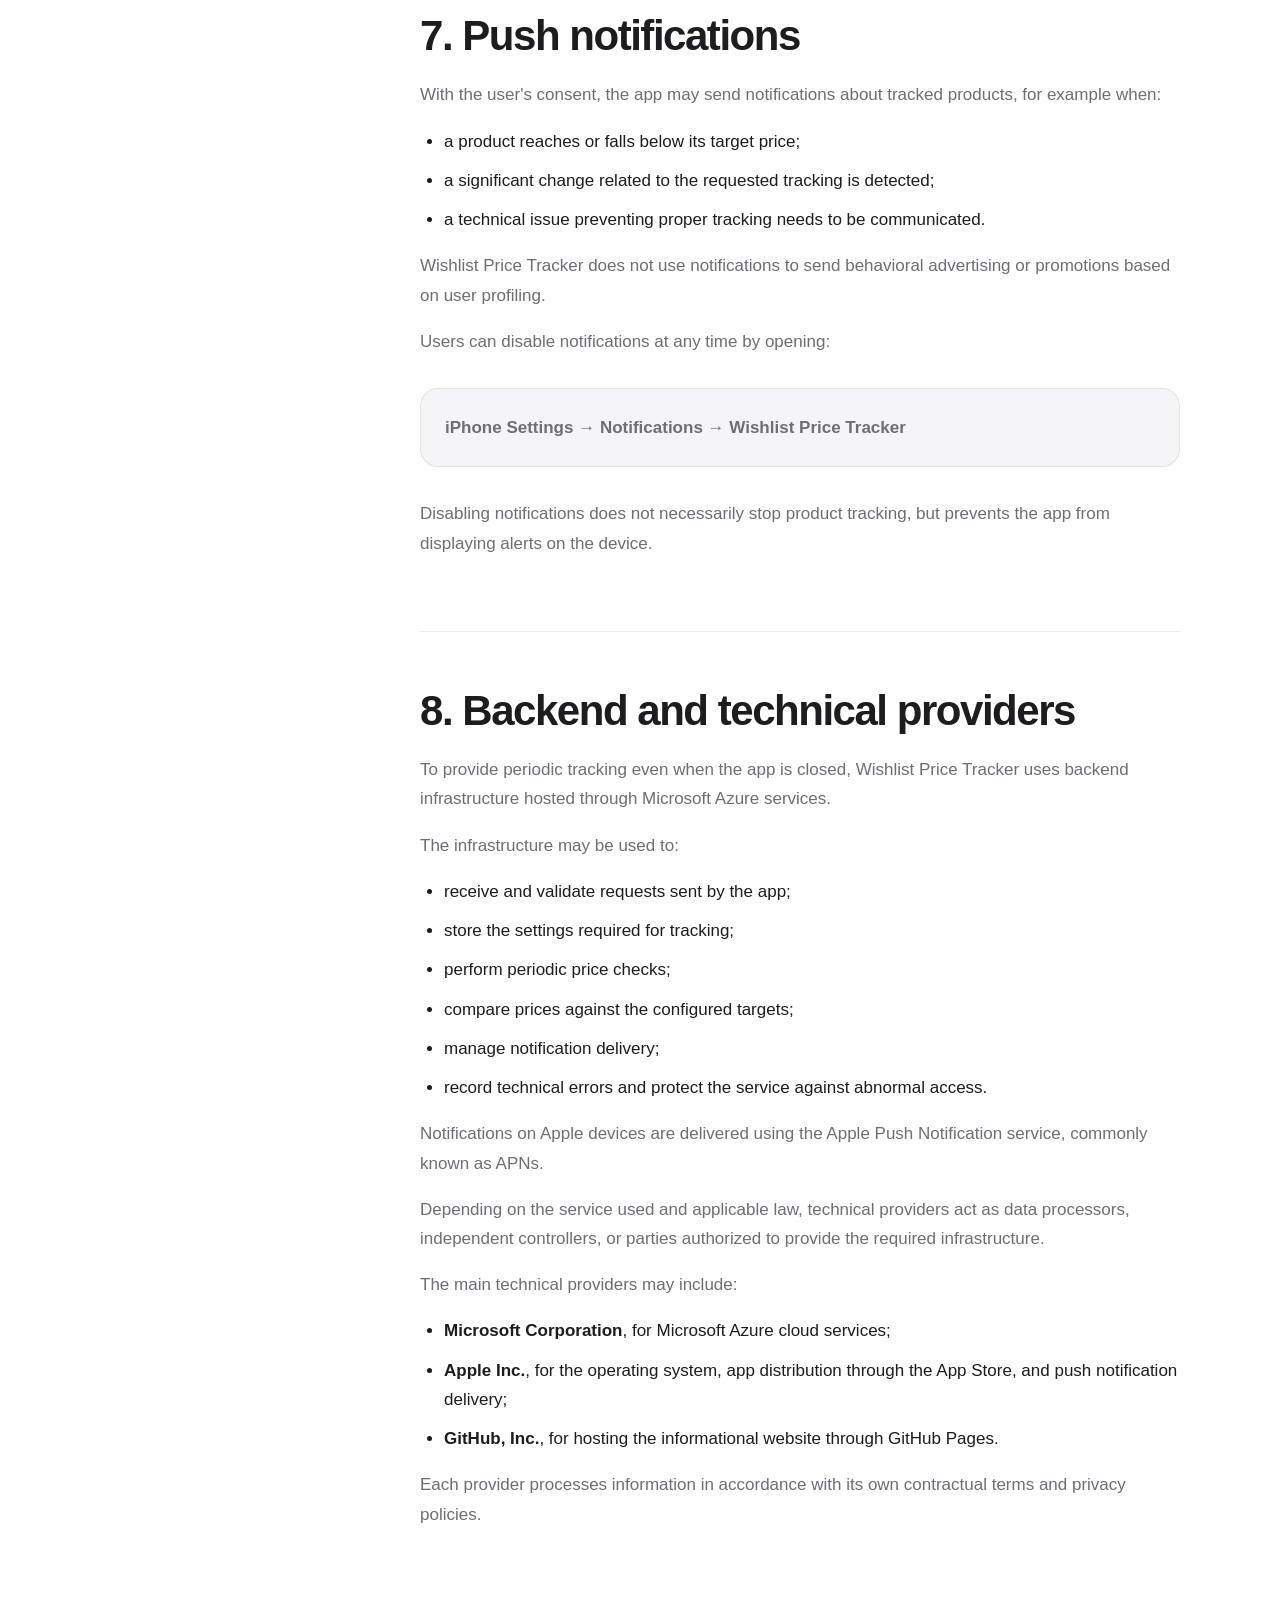
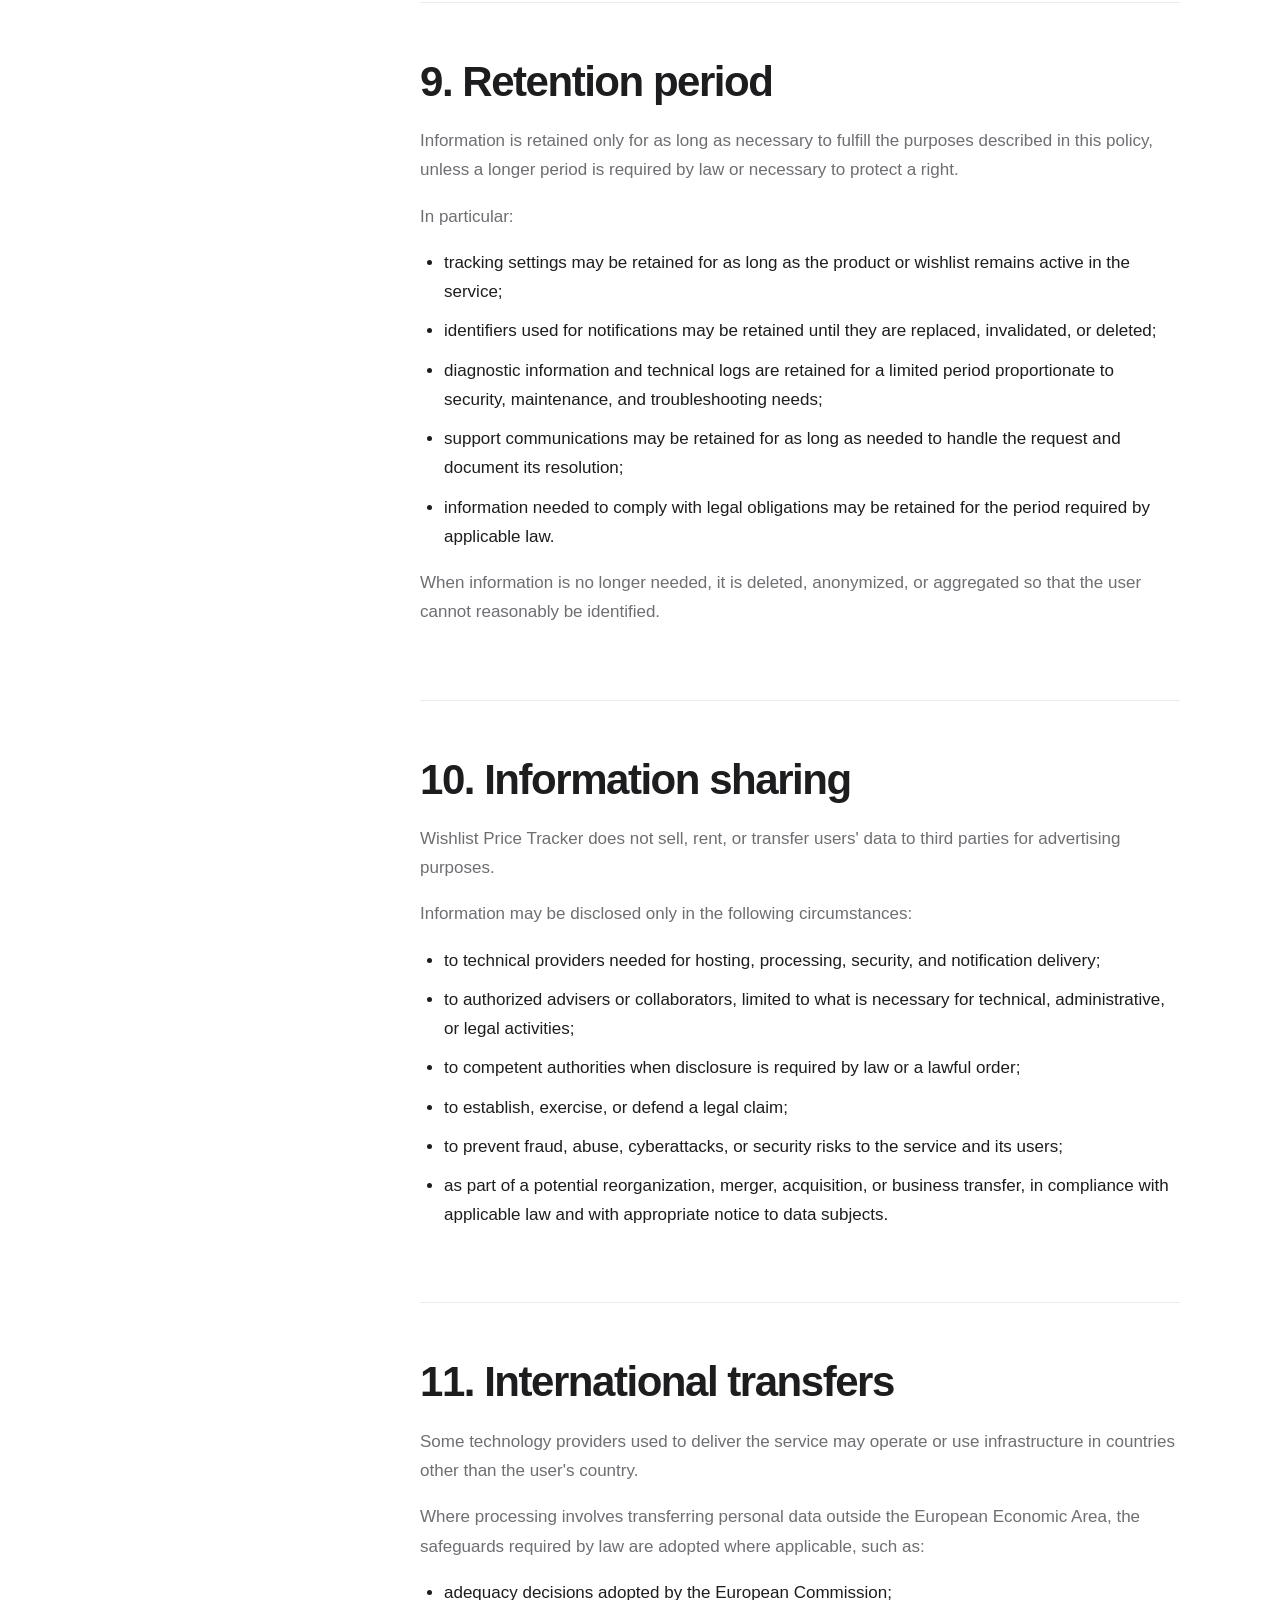
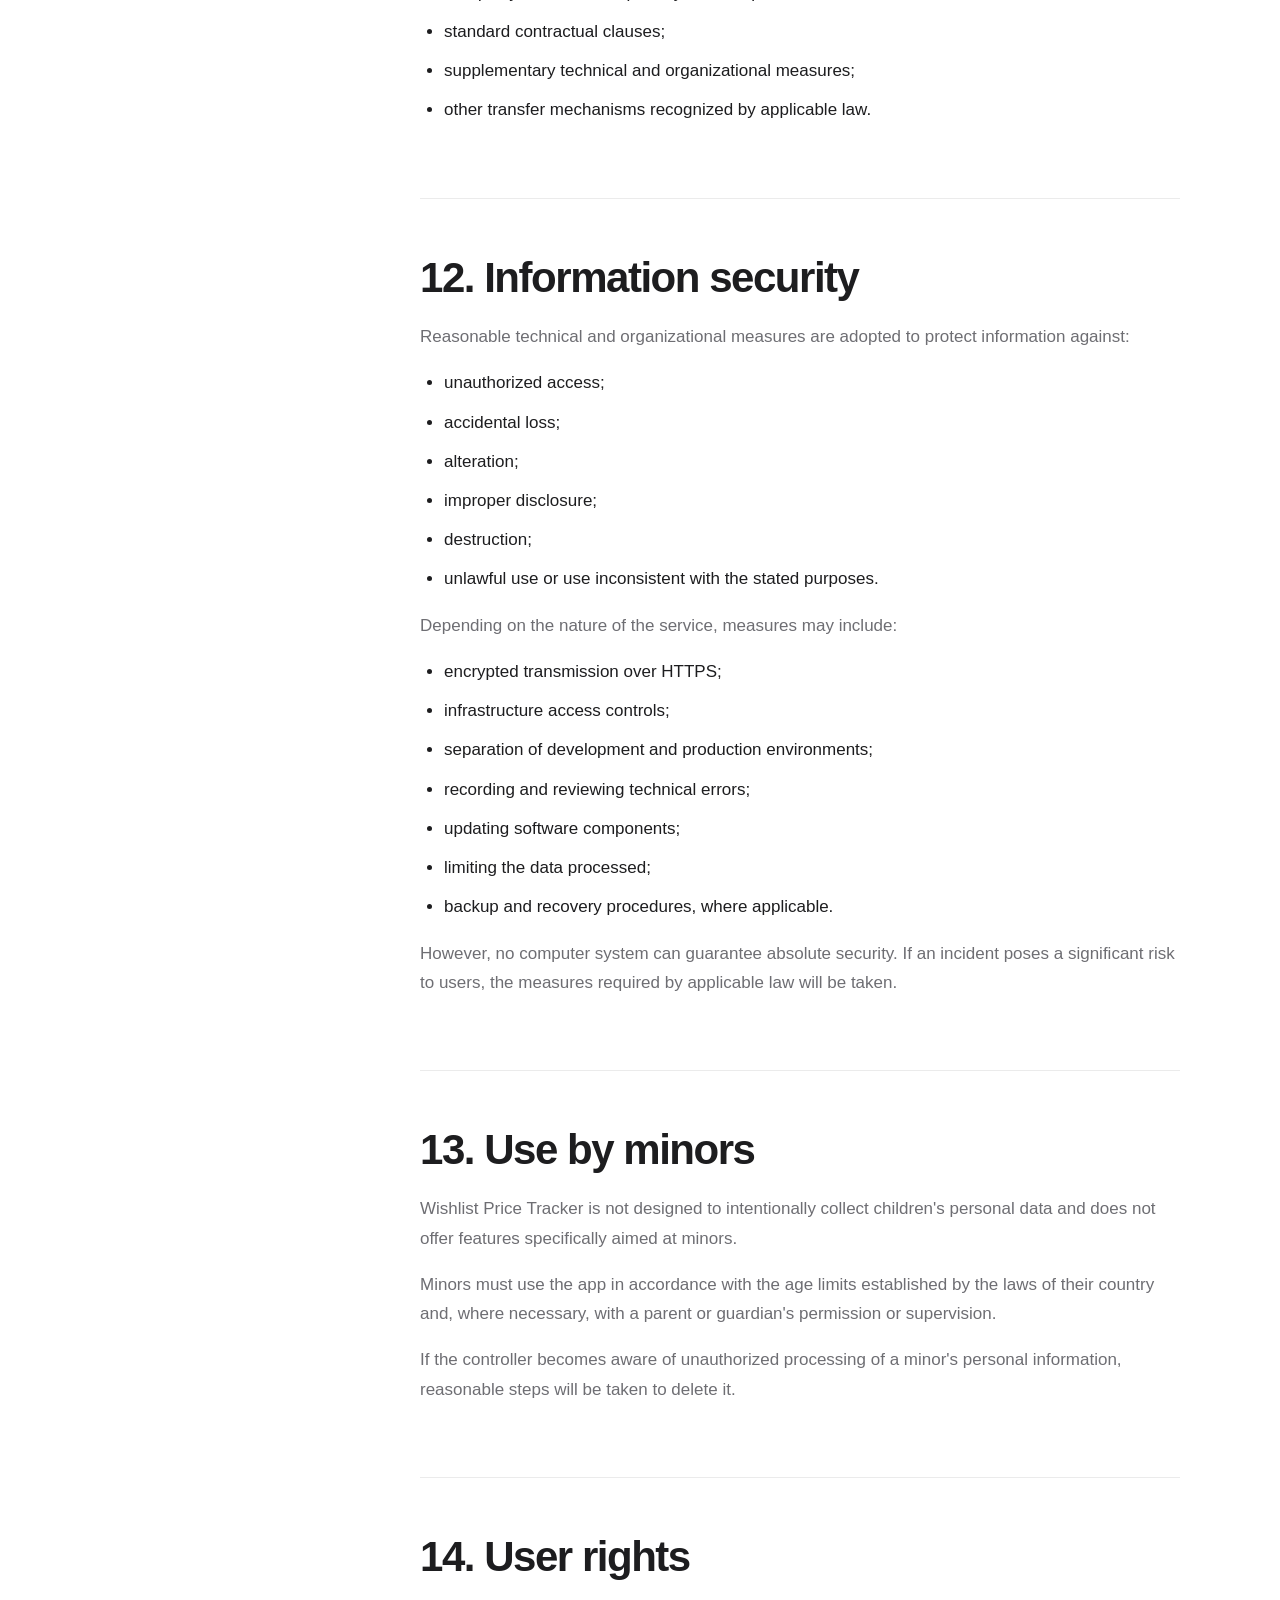
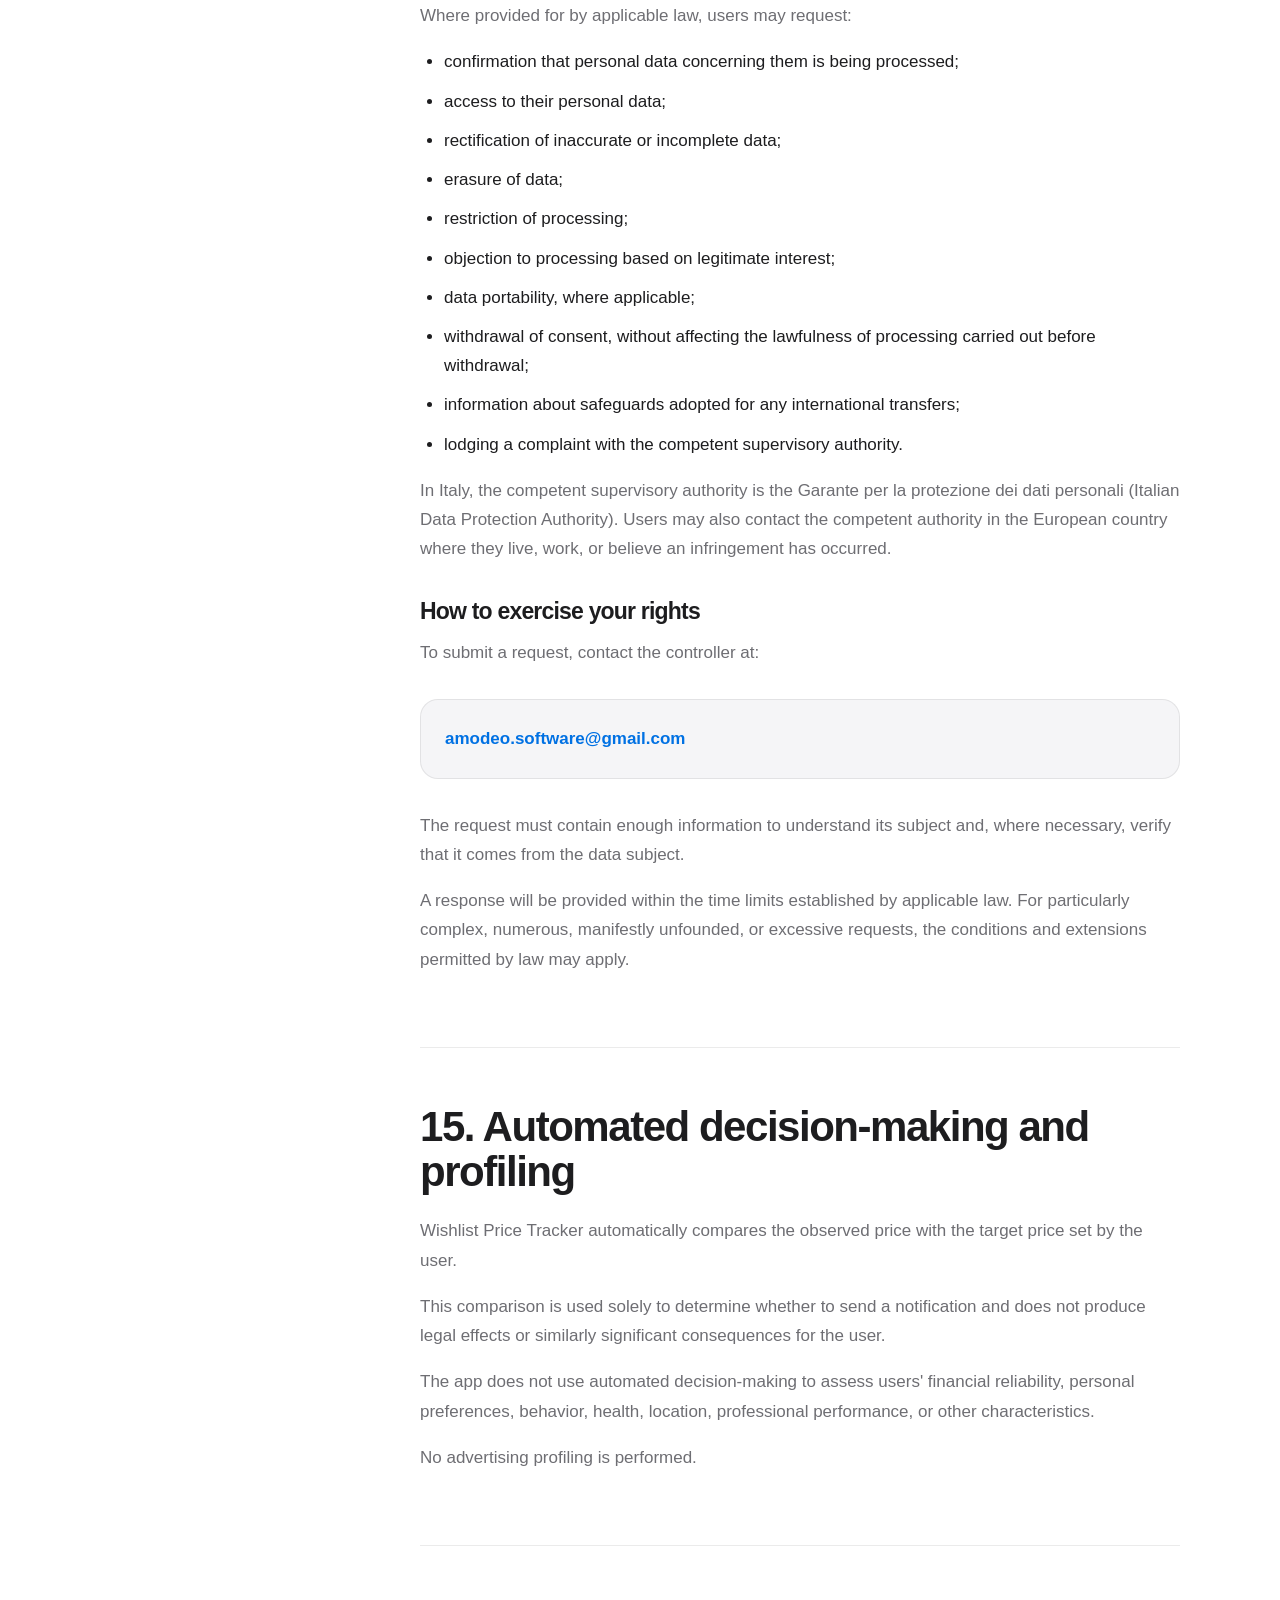
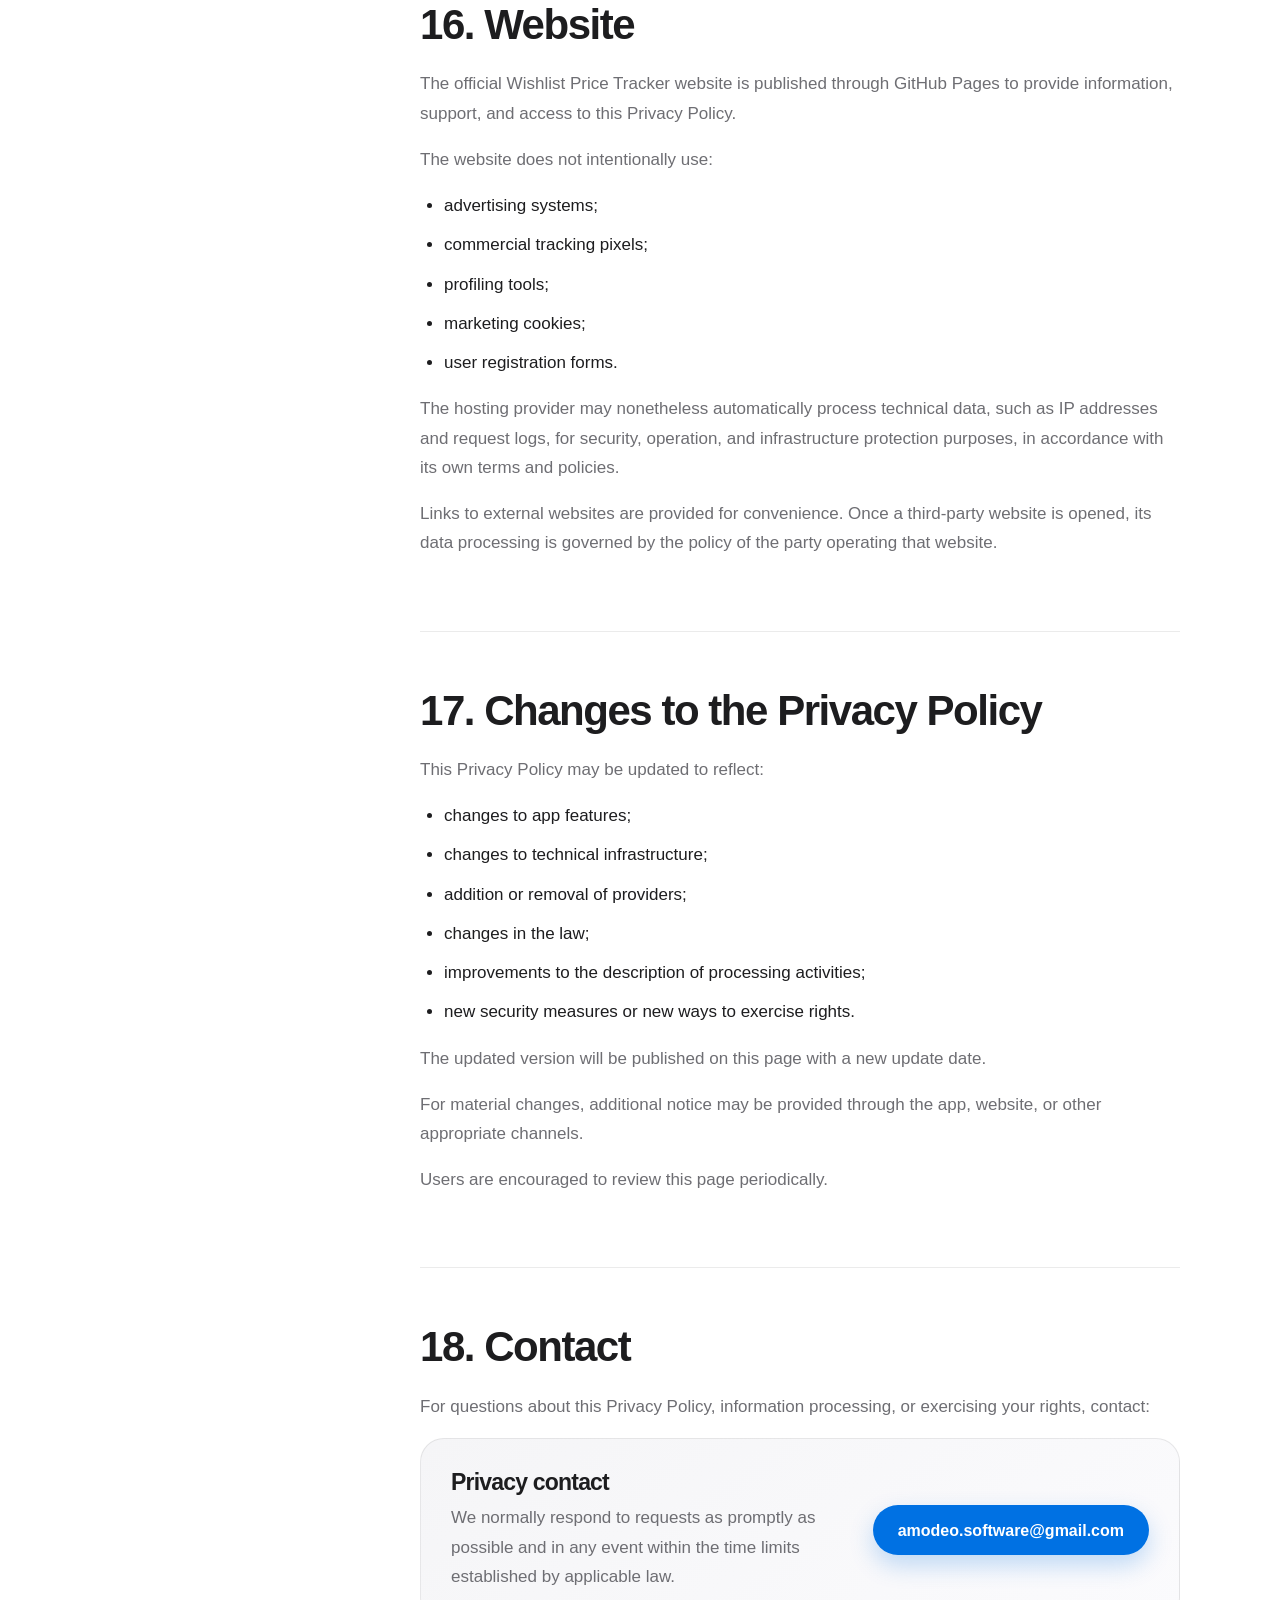
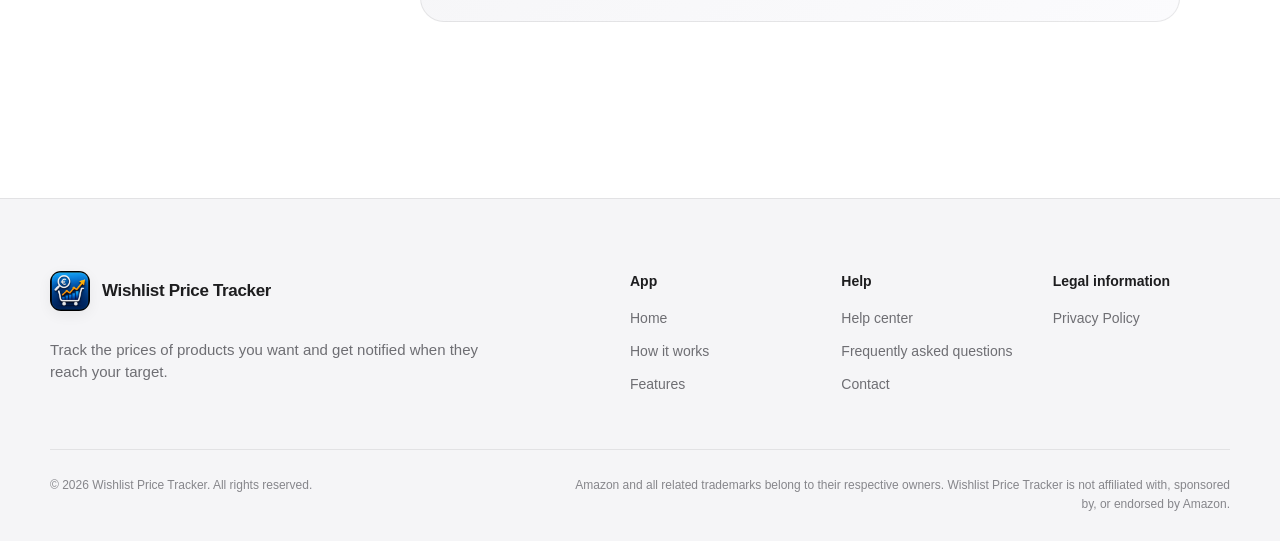
<file: privacy.html>
<!DOCTYPE html>
<html lang="en">
<head>
    <!-- Main page information -->
    <meta charset="UTF-8">
    <meta
        name="viewport"
        content="width=device-width, initial-scale=1.0"
    >

    <title>Privacy Policy — Wishlist Price Tracker</title>

    <meta
        name="description"
        content="Official Privacy Policy for the Wishlist Price Tracker app. Information about the data processed, the purposes of processing, and users' rights."
    >

    <meta name="author" content="Wishlist Price Tracker">

    <!-- Prevent phone numbers from automatically becoming links -->
    <meta name="format-detection" content="telephone=no">

    <!-- Browser bar color -->
    <meta
        name="theme-color"
        content="#f5f5f7"
        media="(prefers-color-scheme: light)"
    >
    <meta
        name="theme-color"
        content="#000000"
        media="(prefers-color-scheme: dark)"
    >

    <!-- Social sharing preview -->
    <meta
        property="og:title"
        content="Privacy Policy — Wishlist Price Tracker"
    >
    <meta
        property="og:description"
        content="View the official Wishlist Price Tracker Privacy Policy."
    >
    <meta
        property="og:type"
        content="website"
    >

    <!-- Website icons -->
    <link
        rel="icon"
        type="image/svg+xml"
        href="images/favicon.svg"
    >
    <link
        rel="apple-touch-icon"
        href="images/apple-touch-icon.png"
    >

    <!-- Main stylesheet -->
    <link
        rel="stylesheet"
        href="styles.css"
    >
</head>

<body>
    <!-- Accessibility link -->
    <a class="skip-link" href="#main-content">
        Skip to main content
    </a>

    <!-- Main navigation -->
    <header class="site-header">
        <div class="container navigation">
            <a
                class="brand"
                href="index.html"
                aria-label="Wishlist Price Tracker - Home"
            >
                <img
                    class="brand-logo"
                    src="images/app-icon.png"
                    alt=""
                    width="40"
                    height="40"
                >

                <span class="brand-name">
                    Wishlist Price Tracker
                </span>
            </a>

            <nav
                class="main-navigation"
                aria-label="Main navigation"
            >
                <a href="index.html#come-funziona">
                    How it works
                </a>

                <a href="index.html#funzionalita">
                    Features
                </a>

                <a href="index.html#screenshot">
                    Screenshot
                </a>

                <a href="support.html">
                    Support
                </a>

                <a
                    href="privacy.html"
                    aria-current="page"
                >
                    Privacy
                </a>
            </nav>
        </div>
    </header>

    <main id="main-content">
        <!-- Page header -->
        <section class="page-hero">
            <div class="container page-hero-content">
                <p class="eyebrow">
                    Transparency and data protection
                </p>

                <h1>
                    Privacy Policy
                </h1>

                <p>
                    This policy describes the information processed by Wishlist Price Tracker, the purposes of processing, and the controls available to users.
                </p>
            </div>
        </section>

        <!-- Privacy Policy content -->
        <section class="page-content">
            <div class="container content-layout">
                <!-- Sidebar contents visible on desktop -->
                <nav
                    class="content-sidebar"
                    aria-label="Privacy Policy contents"
                >
                    <a href="#introduzione">
                        Introduction
                    </a>

                    <a href="#titolare">
                        Data controller
                    </a>

                    <a href="#dati-trattati">
                        Data processed
                    </a>

                    <a href="#finalita">
                        Purposes
                    </a>

                    <a href="#base-giuridica">
                        Legal basis
                    </a>

                    <a href="#amazon">
                        Public wishlists
                    </a>

                    <a href="#notifiche">
                        Notifications
                    </a>

                    <a href="#backend">
                        Backend and providers
                    </a>

                    <a href="#conservazione">
                        Retention
                    </a>

                    <a href="#condivisione">
                        Sharing
                    </a>

                    <a href="#trasferimenti">
                        Transfers
                    </a>

                    <a href="#sicurezza">
                        Security
                    </a>

                    <a href="#minori">
                        Minori
                    </a>

                    <a href="#diritti">
                        Rights
                    </a>

                    <a href="#modifiche">
                        Modifiche
                    </a>

                    <a href="#contatti">
                        Contact
                    </a>
                </nav>

                <article class="legal-content">
                    <!-- Preliminary notice -->
                    <div class="info-box">
                        <p>
                            <strong>Last updated:</strong>
                            July 16, 2026
                        </p>

                        <p class="last-updated">
                            This policy applies to the Wishlist Price Tracker iOS app and the services directly connected to its operation.
                        </p>
                    </div>

                    <!-- 1. Introduction -->
                    <section
                        id="introduzione"
                        class="content-section"
                    >
                        <h2>
                            1. Introduction
                        </h2>

                        <p>
                            Wishlist Price Tracker is an iOS app that lets users add a publicly accessible wishlist, periodically track the prices of its products, and receive a notification when a product reaches the target price set by the user.
                        </p>

                        <p>
                            The app is designed according to data minimization principles. Only information reasonably necessary to provide, protect, and improve the service is therefore processed.
                        </p>

                        <p>
                            Wishlist Price Tracker:
                        </p>

                        <ul>
                            <li>
                                does not require signing in to an Amazon account;
                            </li>

                            <li>
                                does not request users' Amazon credentials;
                            </li>

                            <li>
                                does not sell personal data;
                            </li>

                            <li>
                                does not use data to create advertising profiles;
                            </li>

                            <li>
                                does not track users across apps and websites owned by different companies for advertising purposes;
                            </li>

                            <li>
                                does not integrate third-party advertising systems;
                            </li>

                            <li>
                                does not use intrusive analytics tools intended to profile users.
                            </li>
                        </ul>
                    </section>

                    <!-- 2. Data controller -->
                    <section
                        id="titolare"
                        class="content-section"
                    >
                        <h2>
                            2. Data controller
                        </h2>

                        <p>
                            The controller of data associated with the use of Wishlist Price Tracker is:
                        </p>

                        <div class="info-box">
                            <p>
                                <strong>
                                    Name or business name:
                                </strong><br>

                                Alex Amodeo
                            </p>

                            <p>
                                <strong>
                                    Registered office or contact address:
                                </strong><br>

                                Turin, Italy
                            </p>

                            <p>
                                <strong>
                                    Privacy contact email:
                                </strong><br>

                                <a
                                    class="text-link"
                                    href="mailto:amodeo.software@gmail.com"
                                >
                                    amodeo.software@gmail.com
                                </a>
                            </p>
                        </div>
                       
                    </section>

                    <!-- 3. Data processed -->
                    <section
                        id="dati-trattati"
                        class="content-section"
                    >
                        <h2>
                            3. Information processed
                        </h2>

                        <p>
                            Depending on the features used, Wishlist Price Tracker may process the categories of information described below.
                        </p>

                        <h3>
                            3.1 Wishlist link
                        </h3>

                        <p>
                            When a user adds a wishlist, the app processes its public URL to identify the list and retrieve information about publicly visible products.
                        </p>

                        <p>
                            No username, password, authentication cookies, or other Amazon account credentials are requested or collected.
                        </p>

                        <h3>
                            3.2 Product information
                        </h3>

                        <p>
                            To provide the tracking service, publicly available product information may be processed, such as:
                        </p>

                        <ul>
                            <li>
                                product name or title;
                            </li>

                            <li>
                                product identifier;
                            </li>

                            <li>
                                link to the product page;
                            </li>

                            <li>
                                public product image;
                            </li>

                            <li>
                                observed price;
                            </li>

                            <li>
                                product availability, when visible;
                            </li>

                            <li>
                                date and time of the latest check;
                            </li>

                            <li>
                                target price set by the user.
                            </li>
                        </ul>

                        <h3>
                            3.3 Notification data
                        </h3>

                        <p>
                            When a user authorizes push notifications, a technical device identifier, commonly called a device token, may be processed. This identifier is used solely to deliver notifications related to the app's operation.
                        </p>

                        <p>
                            The device token does not directly contain the user's name, email address, or phone number.
                        </p>

                        <h3>
                            3.4 Technical and diagnostic information
                        </h3>

                        <p>
                            The systems providing the service may automatically generate technical information needed for security, error diagnosis, and correct request handling, such as:
                        </p>

                        <ul>
                            <li>
                                date and time of operations;
                            </li>

                            <li>
                                request outcomes;
                            </li>

                            <li>
                                error codes or technical error descriptions;
                            </li>

                            <li>
                                app version;
                            </li>

                            <li>
                                technical information about the operating system;
                            </li>

                            <li>
                                IP address, when automatically recorded by network infrastructure or security systems;
                            </li>

                            <li>
                                pseudonymous technical identifiers required to protect and operate the service.
                            </li>
                        </ul>

                        <p>
                            This information is not used for advertising profiling or to track users on third-party services.
                        </p>

                        <h3>
                            3.5 Support communications
                        </h3>

                        <p>
                            When a user voluntarily contacts support, the email address used, message content, any attachments, and technical information provided to resolve the reported issue may be processed.
                        </p>

                        <h3>
                            3.6 Data that is not requested
                        </h3>

                        <p>
                            To use the app's main features, users are not required to provide:
                        </p>

                        <ul>
                            <li>
                                Amazon credentials;
                            </li>

                            <li>
                                payment details;
                            </li>

                            <li>
                                precise location;
                            </li>

                            <li>
                                address book or contacts;
                            </li>

                            <li>
                                personal photographs;
                            </li>

                            <li>
                                health data;
                            </li>

                            <li>
                                biometric information;
                            </li>

                            <li>
                                advertising identifiers.
                            </li>
                        </ul>
                    </section>

                    <!-- 4. Purposes -->
                    <section
                        id="finalita"
                        class="content-section"
                    >
                        <h2>
                            4. Purposes of processing
                        </h2>

                        <p>
                            The information described in this Privacy Policy may be processed for the following purposes:
                        </p>

                        <ol>
                            <li>
                                receive the public link of the wishlist added by the user;
                            </li>

                            <li>
                                identify and display publicly visible wishlist products in the app;
                            </li>

                            <li>
                                store the selected target price;
                            </li>

                            <li>
                                periodically check product prices and availability;
                            </li>

                            <li>
                                compare the observed price with the user's chosen target;
                            </li>

                            <li>
                                send a notification when the conditions configured by the user are met;
                            </li>

                            <li>
                                correctly synchronize the app with the backend service;
                            </li>

                            <li>
                                prevent abuse, unauthorized access, and abnormal use of the service;
                            </li>

                            <li>
                                identify and resolve malfunctions;
                            </li>

                            <li>
                                provide support following a user's request;
                            </li>

                            <li>
                                comply with legal obligations or lawful requests from authorities.
                            </li>
                        </ol>
                    </section>

                    <!-- 5. Legal basis -->
                    <section
                        id="base-giuridica"
                        class="content-section"
                    >
                        <h2>
                            5. Legal basis for processing
                        </h2>

                        <p>
                            Where applicable law requires a legal basis to be identified, processing may rely on one or more of the following grounds:
                        </p>

                        <h3>
                            5.1 Performance of the requested service
                        </h3>

                        <p>
                            Processing the wishlist link, product information, target prices, and technical identifiers is necessary to provide the features requested by the user.
                        </p>

                        <h3>
                            5.2 Consent and user choices
                        </h3>

                        <p>
                            Notifications are sent only after authorization is granted through iOS settings. Authorization can be changed or withdrawn at any time in the device settings.
                        </p>

                        <h3>
                            5.3 Legitimate interest
                        </h3>

                        <p>
                            Some technical information may be processed on the basis of a legitimate interest in keeping the service secure, stable, efficient, and protected against abuse, while respecting users' rights and freedoms.
                        </p>

                        <h3>
                            5.4 Legal obligations
                        </h3>

                        <p>
                            Some data may be retained or disclosed when necessary to comply with a legal obligation, protect a right, or respond to a lawful request from the competent authorities.
                        </p>
                    </section>

                    <!-- 6. Public wishlists -->
                    <section
                        id="amazon"
                        class="content-section"
                    >
                        <h2>
                            6. Use of public wishlists
                        </h2>

                        <p>
                            Wishlist Price Tracker operates using a link to a wishlist made publicly accessible by its owner.
                        </p>

                        <p>
                            The app accesses only information publicly visible through that link. It does not attempt to access private account areas or ask users to share login credentials.
                        </p>

                        <p>
                            Before entering a link, users must ensure:
                        </p>

                        <ul>
                            <li>
                                that they have the right to use the wishlist;
                            </li>

                            <li>
                                that the wishlist has the intended visibility settings;
                            </li>

                            <li>
                                that the link does not expose personal information they do not wish to make accessible;
                            </li>

                            <li>
                                that they do not add wishlists belonging to others without permission.
                            </li>
                        </ul>

                        <p>
                            Wishlist privacy settings are managed on the platform from which the link originates and cannot be changed by Wishlist Price Tracker.
                        </p>

                        <div class="info-box">
                            <p>
                                <strong>
                                    No commercial affiliation
                                </strong>
                            </p>

                            <p>
                                Wishlist Price Tracker is an independent app. Amazon, the Amazon name, and any trademarks, logos, or trade names mentioned belong to their respective owners. The app is not affiliated with, sponsored by, or endorsed by Amazon.
                            </p>
                        </div>
                    </section>

                    <!-- 7. Notifications -->
                    <section
                        id="notifiche"
                        class="content-section"
                    >
                        <h2>
                            7. Push notifications
                        </h2>

                        <p>
                            With the user's consent, the app may send notifications about tracked products, for example when:
                        </p>

                        <ul>
                            <li>
                                a product reaches or falls below its target price;
                            </li>

                            <li>
                                a significant change related to the requested tracking is detected;
                            </li>

                            <li>
                                a technical issue preventing proper tracking needs to be communicated.
                            </li>
                        </ul>

                        <p>
                            Wishlist Price Tracker does not use notifications to send behavioral advertising or promotions based on user profiling.
                        </p>

                        <p>
                            Users can disable notifications at any time by opening:
                        </p>

                        <div class="info-box">
                            <p>
                                <strong>
                                    iPhone Settings → Notifications → Wishlist Price Tracker
                                </strong>
                            </p>
                        </div>

                        <p>
                            Disabling notifications does not necessarily stop product tracking, but prevents the app from displaying alerts on the device.
                        </p>
                    </section>

                    <!-- 8. Backend and providers -->
                    <section
                        id="backend"
                        class="content-section"
                    >
                        <h2>
                            8. Backend and technical providers
                        </h2>

                        <p>
                            To provide periodic tracking even when the app is closed, Wishlist Price Tracker uses backend infrastructure hosted through Microsoft Azure services.
                        </p>

                        <p>
                            The infrastructure may be used to:
                        </p>

                        <ul>
                            <li>
                                receive and validate requests sent by the app;
                            </li>

                            <li>
                                store the settings required for tracking;
                            </li>

                            <li>
                                perform periodic price checks;
                            </li>

                            <li>
                                compare prices against the configured targets;
                            </li>

                            <li>
                                manage notification delivery;
                            </li>

                            <li>
                                record technical errors and protect the service against abnormal access.
                            </li>
                        </ul>

                        <p>
                            Notifications on Apple devices are delivered using the Apple Push Notification service, commonly known as APNs.
                        </p>

                        <p>
                            Depending on the service used and applicable law, technical providers act as data processors, independent controllers, or parties authorized to provide the required infrastructure.
                        </p>

                        <p>
                            The main technical providers may include:
                        </p>

                        <ul>
                            <li>
                                <strong>Microsoft Corporation</strong>, for Microsoft Azure cloud services;
                            </li>

                            <li>
                                <strong>Apple Inc.</strong>, for the operating system, app distribution through the App Store, and push notification delivery;
                            </li>

                            <li>
                                <strong>GitHub, Inc.</strong>, for hosting the informational website through GitHub Pages.
                            </li>
                        </ul>

                        <p>
                            Each provider processes information in accordance with its own contractual terms and privacy policies.
                        </p>
                    </section>

                    <!-- 9. Retention -->
                    <section
                        id="conservazione"
                        class="content-section"
                    >
                        <h2>
                            9. Retention period
                        </h2>

                        <p>
                            Information is retained only for as long as necessary to fulfill the purposes described in this policy, unless a longer period is required by law or necessary to protect a right.
                        </p>

                        <p>
                            In particular:
                        </p>

                        <ul>
                            <li>
                                tracking settings may be retained for as long as the product or wishlist remains active in the service;
                            </li>

                            <li>
                                identifiers used for notifications may be retained until they are replaced, invalidated, or deleted;
                            </li>

                            <li>
                                diagnostic information and technical logs are retained for a limited period proportionate to security, maintenance, and troubleshooting needs;
                            </li>

                            <li>
                                support communications may be retained for as long as needed to handle the request and document its resolution;
                            </li>

                            <li>
                                information needed to comply with legal obligations may be retained for the period required by applicable law.
                            </li>
                        </ul>

                        <p>
                            When information is no longer needed, it is deleted, anonymized, or aggregated so that the user cannot reasonably be identified.
                        </p>
                    </section>

                    <!-- 10. Sharing -->
                    <section
                        id="condivisione"
                        class="content-section"
                    >
                        <h2>
                            10. Information sharing
                        </h2>

                        <p>
                            Wishlist Price Tracker does not sell, rent, or transfer users' data to third parties for advertising purposes.
                        </p>

                        <p>
                            Information may be disclosed only in the following circumstances:
                        </p>

                        <ul>
                            <li>
                                to technical providers needed for hosting, processing, security, and notification delivery;
                            </li>

                            <li>
                                to authorized advisers or collaborators, limited to what is necessary for technical, administrative, or legal activities;
                            </li>

                            <li>
                                to competent authorities when disclosure is required by law or a lawful order;
                            </li>

                            <li>
                                to establish, exercise, or defend a legal claim;
                            </li>

                            <li>
                                to prevent fraud, abuse, cyberattacks, or security risks to the service and its users;
                            </li>

                            <li>
                                as part of a potential reorganization, merger, acquisition, or business transfer, in compliance with applicable law and with appropriate notice to data subjects.
                            </li>
                        </ul>
                    </section>

                    <!-- 11. International transfers -->
                    <section
                        id="trasferimenti"
                        class="content-section"
                    >
                        <h2>
                            11. International transfers
                        </h2>

                        <p>
                            Some technology providers used to deliver the service may operate or use infrastructure in countries other than the user's country.
                        </p>

                        <p>
                            Where processing involves transferring personal data outside the European Economic Area, the safeguards required by law are adopted where applicable, such as:
                        </p>

                        <ul>
                            <li>
                                adequacy decisions adopted by the European Commission;
                            </li>

                            <li>
                                standard contractual clauses;
                            </li>

                            <li>
                                supplementary technical and organizational measures;
                            </li>

                            <li>
                                other transfer mechanisms recognized by applicable law.
                            </li>
                        </ul>
                    </section>

                    <!-- 12. Security -->
                    <section
                        id="sicurezza"
                        class="content-section"
                    >
                        <h2>
                            12. Information security
                        </h2>

                        <p>
                            Reasonable technical and organizational measures are adopted to protect information against:
                        </p>

                        <ul>
                            <li>
                                unauthorized access;
                            </li>

                            <li>
                                accidental loss;
                            </li>

                            <li>
                                alteration;
                            </li>

                            <li>
                                improper disclosure;
                            </li>

                            <li>
                                destruction;
                            </li>

                            <li>
                                unlawful use or use inconsistent with the stated purposes.
                            </li>
                        </ul>

                        <p>
                            Depending on the nature of the service, measures may include:
                        </p>

                        <ul>
                            <li>
                                encrypted transmission over HTTPS;
                            </li>

                            <li>
                                infrastructure access controls;
                            </li>

                            <li>
                                separation of development and production environments;
                            </li>

                            <li>
                                recording and reviewing technical errors;
                            </li>

                            <li>
                                updating software components;
                            </li>

                            <li>
                                limiting the data processed;
                            </li>

                            <li>
                                backup and recovery procedures, where applicable.
                            </li>
                        </ul>

                        <p>
                            However, no computer system can guarantee absolute security. If an incident poses a significant risk to users, the measures required by applicable law will be taken.
                        </p>
                    </section>

                    <!-- 13. Minors -->
                    <section
                        id="minori"
                        class="content-section"
                    >
                        <h2>
                            13. Use by minors
                        </h2>

                        <p>
                            Wishlist Price Tracker is not designed to intentionally collect children's personal data and does not offer features specifically aimed at minors.
                        </p>

                        <p>
                            Minors must use the app in accordance with the age limits established by the laws of their country and, where necessary, with a parent or guardian's permission or supervision.
                        </p>

                        <p>
                            If the controller becomes aware of unauthorized processing of a minor's personal information, reasonable steps will be taken to delete it.
                        </p>
                    </section>

                    <!-- 14. Rights -->
                    <section
                        id="diritti"
                        class="content-section"
                    >
                        <h2>
                            14. User rights
                        </h2>

                        <p>
                            Where provided for by applicable law, users may request:
                        </p>

                        <ul>
                            <li>
                                confirmation that personal data concerning them is being processed;
                            </li>

                            <li>
                                access to their personal data;
                            </li>

                            <li>
                                rectification of inaccurate or incomplete data;
                            </li>

                            <li>
                                erasure of data;
                            </li>

                            <li>
                                restriction of processing;
                            </li>

                            <li>
                                objection to processing based on legitimate interest;
                            </li>

                            <li>
                                data portability, where applicable;
                            </li>

                            <li>
                                withdrawal of consent, without affecting the lawfulness of processing carried out before withdrawal;
                            </li>

                            <li>
                                information about safeguards adopted for any international transfers;
                            </li>

                            <li>
                                lodging a complaint with the competent supervisory authority.
                            </li>
                        </ul>

                        <p>
                            In Italy, the competent supervisory authority is the Garante per la protezione dei dati personali (Italian Data Protection Authority). Users may also contact the competent authority in the European country where they live, work, or believe an infringement has occurred.
                        </p>

                        <h3>
                            How to exercise your rights
                        </h3>

                        <p>
                            To submit a request, contact the controller at:
                        </p>

                        <div class="info-box">
                            <p>
                                <a
                                    class="text-link"
                                    href="mailto:amodeo.software@gmail.com"
                                >
                                    amodeo.software@gmail.com
                                </a>
                            </p>
                        </div>

                        <p>
                            The request must contain enough information to understand its subject and, where necessary, verify that it comes from the data subject.
                        </p>

                        <p>
                            A response will be provided within the time limits established by applicable law. For particularly complex, numerous, manifestly unfounded, or excessive requests, the conditions and extensions permitted by law may apply.
                        </p>
                    </section>

                    <!-- 15. Automated decision-making -->
                    <section class="content-section">
                        <h2>
                            15. Automated decision-making and profiling
                        </h2>

                        <p>
                            Wishlist Price Tracker automatically compares the observed price with the target price set by the user.
                        </p>

                        <p>
                            This comparison is used solely to determine whether to send a notification and does not produce legal effects or similarly significant consequences for the user.
                        </p>

                        <p>
                            The app does not use automated decision-making to assess users' financial reliability, personal preferences, behavior, health, location, professional performance, or other characteristics.
                        </p>

                        <p>
                            No advertising profiling is performed.
                        </p>
                    </section>

                    <!-- 16. Website and GitHub Pages -->
                    <section class="content-section">
                        <h2>
                            16. Website
                        </h2>

                        <p>
                            The official Wishlist Price Tracker website is published through GitHub Pages to provide information, support, and access to this Privacy Policy.
                        </p>

                        <p>
                            The website does not intentionally use:
                        </p>

                        <ul>
                            <li>
                                advertising systems;
                            </li>

                            <li>
                                commercial tracking pixels;
                            </li>

                            <li>
                                profiling tools;
                            </li>

                            <li>
                                marketing cookies;
                            </li>

                            <li>
                                user registration forms.
                            </li>
                        </ul>

                        <p>
                            The hosting provider may nonetheless automatically process technical data, such as IP addresses and request logs, for security, operation, and infrastructure protection purposes, in accordance with its own terms and policies.
                        </p>

                        <p>
                            Links to external websites are provided for convenience. Once a third-party website is opened, its data processing is governed by the policy of the party operating that website.
                        </p>
                    </section>

                    <!-- 17. Changes -->
                    <section
                        id="modifiche"
                        class="content-section"
                    >
                        <h2>
                            17. Changes to the Privacy Policy
                        </h2>

                        <p>
                            This Privacy Policy may be updated to reflect:
                        </p>

                        <ul>
                            <li>
                                changes to app features;
                            </li>

                            <li>
                                changes to technical infrastructure;
                            </li>

                            <li>
                                addition or removal of providers;
                            </li>

                            <li>
                                changes in the law;
                            </li>

                            <li>
                                improvements to the description of processing activities;
                            </li>

                            <li>
                                new security measures or new ways to exercise rights.
                            </li>
                        </ul>

                        <p>
                            The updated version will be published on this page with a new update date.
                        </p>

                        <p>
                            For material changes, additional notice may be provided through the app, website, or other appropriate channels.
                        </p>

                        <p>
                            Users are encouraged to review this page periodically.
                        </p>
                    </section>

                    <!-- 18. Contact -->
                    <section
                        id="contatti"
                        class="content-section"
                    >
                        <h2>
                            18. Contact
                        </h2>

                        <p>
                            For questions about this Privacy Policy, information processing, or exercising your rights, contact:
                        </p>

                        <div class="contact-card">
                            <div>
                                <h3>
                                    Privacy contact
                                </h3>

                                <p>
                                    We normally respond to requests as promptly as possible and in any event within the time limits established by applicable law.
                                </p>
                            </div>

                            <a
                                class="button button-primary"
                                href="mailto:amodeo.software@gmail.com"
                            >
                                amodeo.software@gmail.com
                            </a>
                        </div>
                        
                    </section>
                </article>
            </div>
        </section>
    </main>

    <!-- Footer -->
    <footer class="site-footer">
        <div class="container footer-layout">
            <div class="footer-brand">
                <a
                    class="brand"
                    href="index.html"
                    aria-label="Wishlist Price Tracker - Home"
                >
                    <img
                        class="brand-logo"
                        src="images/app-icon.png"
                        alt=""
                        width="36"
                        height="36"
                        loading="lazy"
                    >

                    <span class="brand-name">
                        Wishlist Price Tracker
                    </span>
                </a>

                <p>
                    Track the prices of products you want and get notified when they reach your target.
                </p>
            </div>

            <nav
                class="footer-navigation"
                aria-label="Footer links"
            >
                <div class="footer-column">
                    <strong>
                        App
                    </strong>

                    <a href="index.html">
                        Home
                    </a>

                    <a href="index.html#come-funziona">
                        How it works
                    </a>

                    <a href="index.html#funzionalita">
                        Features
                    </a>
                </div>

                <div class="footer-column">
                    <strong>
                        Help
                    </strong>

                    <a href="support.html">
                        Help center
                    </a>

                    <a href="support.html#faq">
                        Frequently asked questions
                    </a>

                    <a href="support.html#contatti">
                        Contact
                    </a>
                </div>

                <div class="footer-column">
                    <strong>
                        Legal information
                    </strong>

                    <a
                        href="privacy.html"
                        aria-current="page"
                    >
                        Privacy Policy
                    </a>
                </div>
            </nav>
        </div>

        <div class="container footer-bottom">
            <p>
                &copy; <span id="current-year">2026</span>
                Wishlist Price Tracker. All rights reserved.
            </p>

            <p class="footer-disclaimer">
                Amazon and all related trademarks belong to their respective owners. Wishlist Price Tracker is not affiliated with, sponsored by, or endorsed by Amazon.
            </p>
        </div>
    </footer>

    <!-- Automatic year update -->
    <script>
        const currentYearElement = document.getElementById("current-year");

        if (currentYearElement) {
            currentYearElement.textContent = new Date().getFullYear();
        }
    </script>
</body>
</html>
</file>
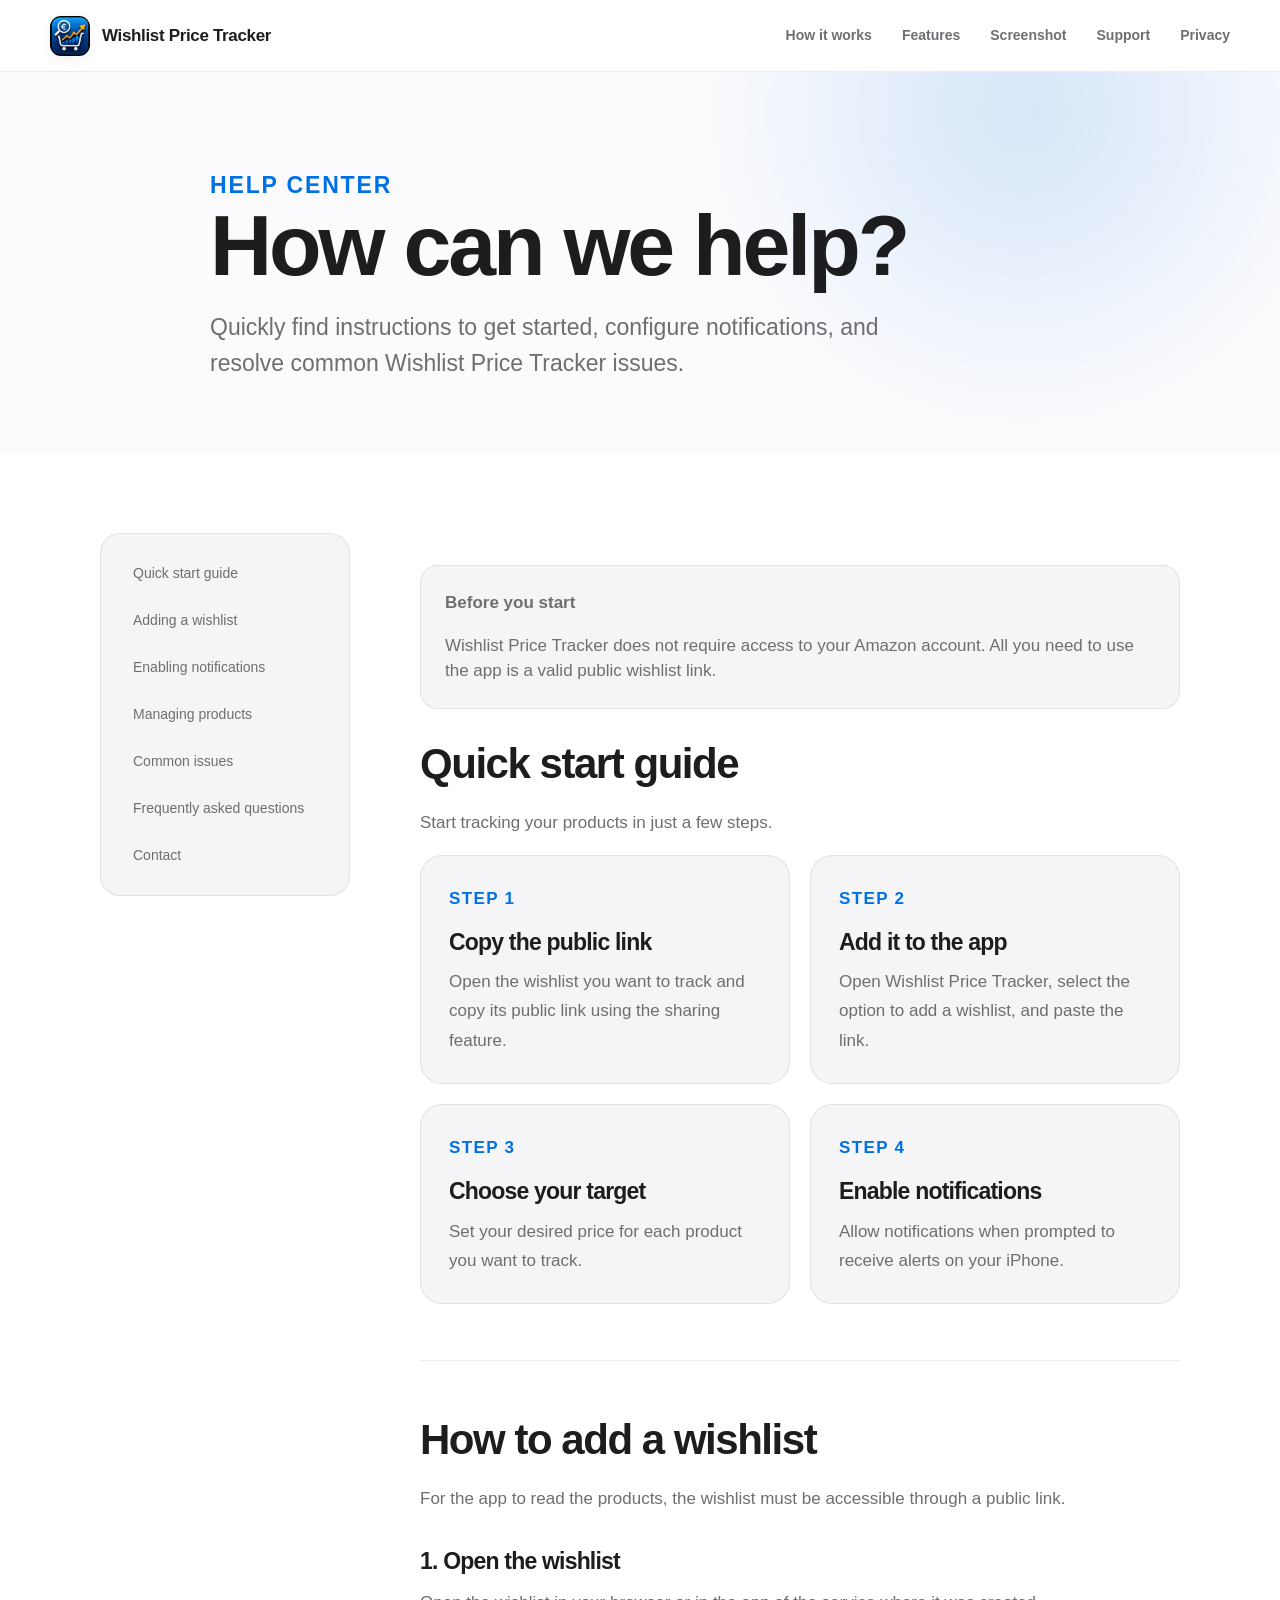
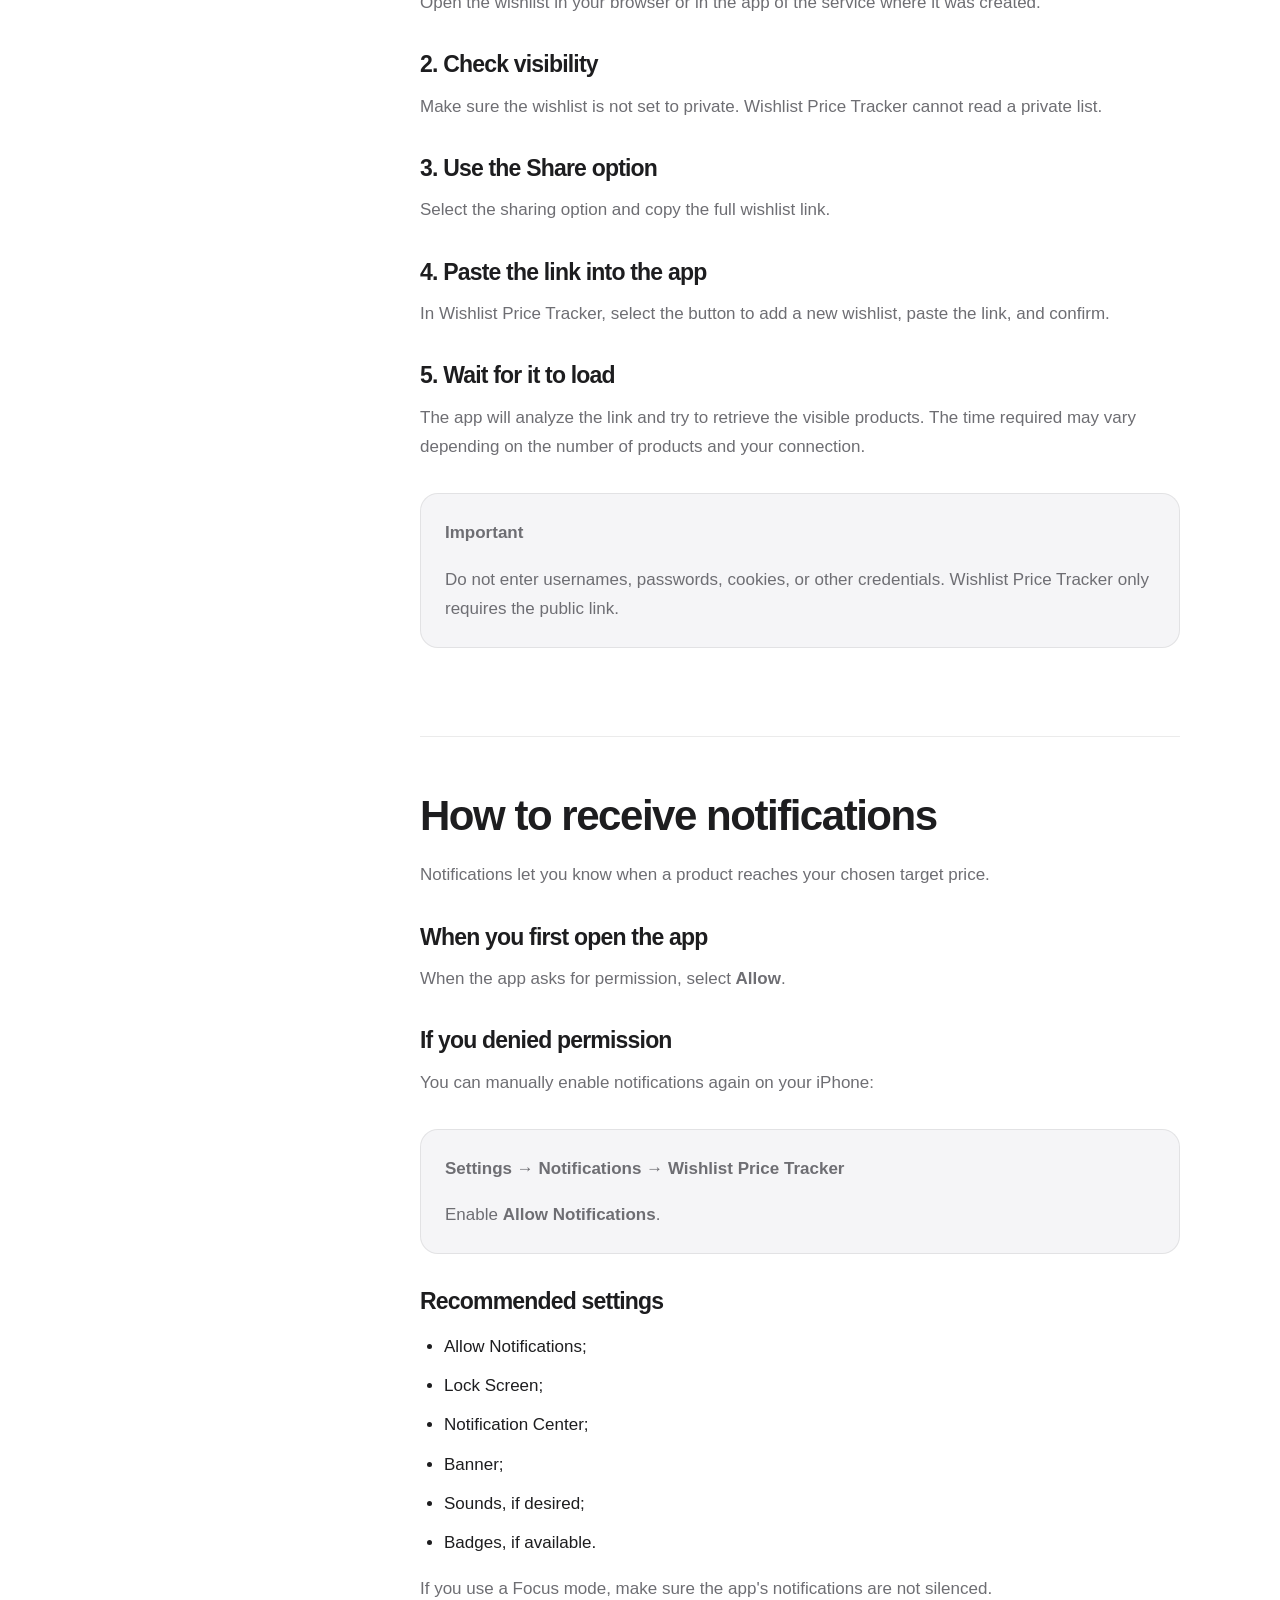
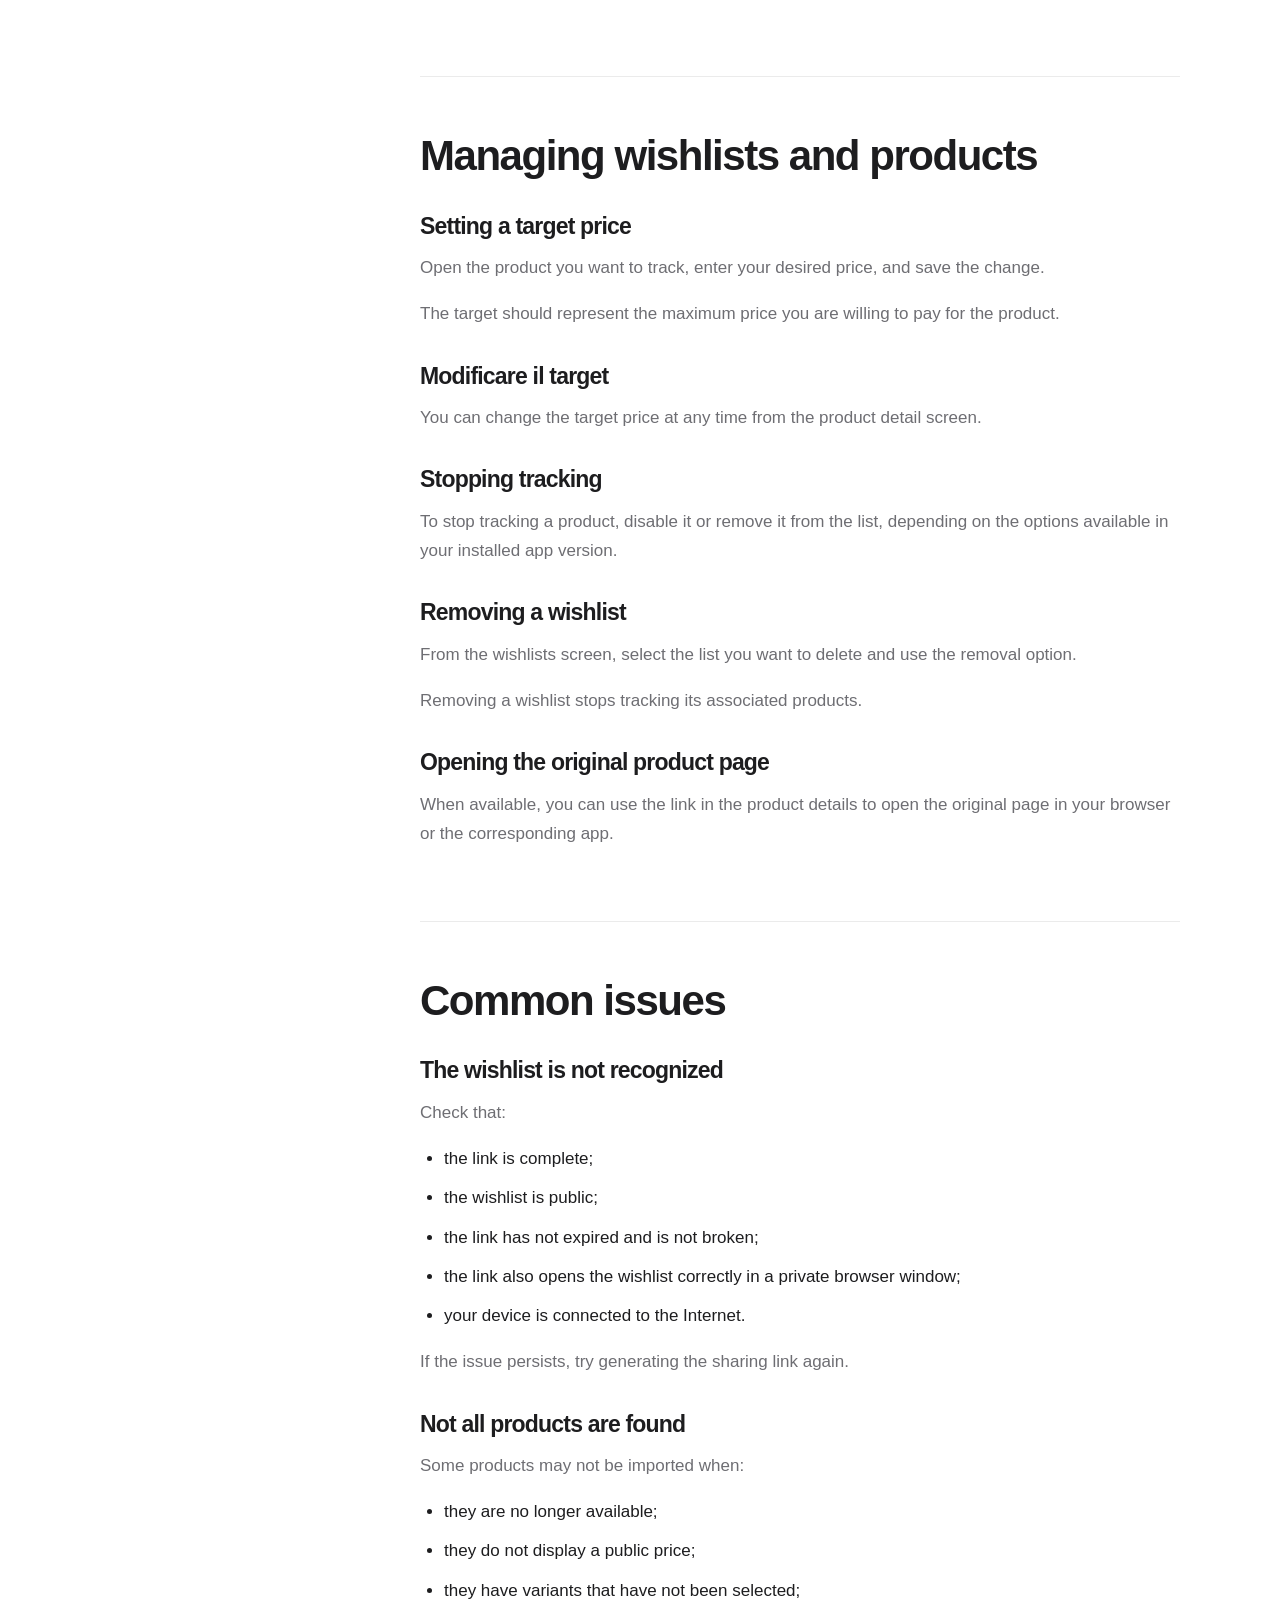
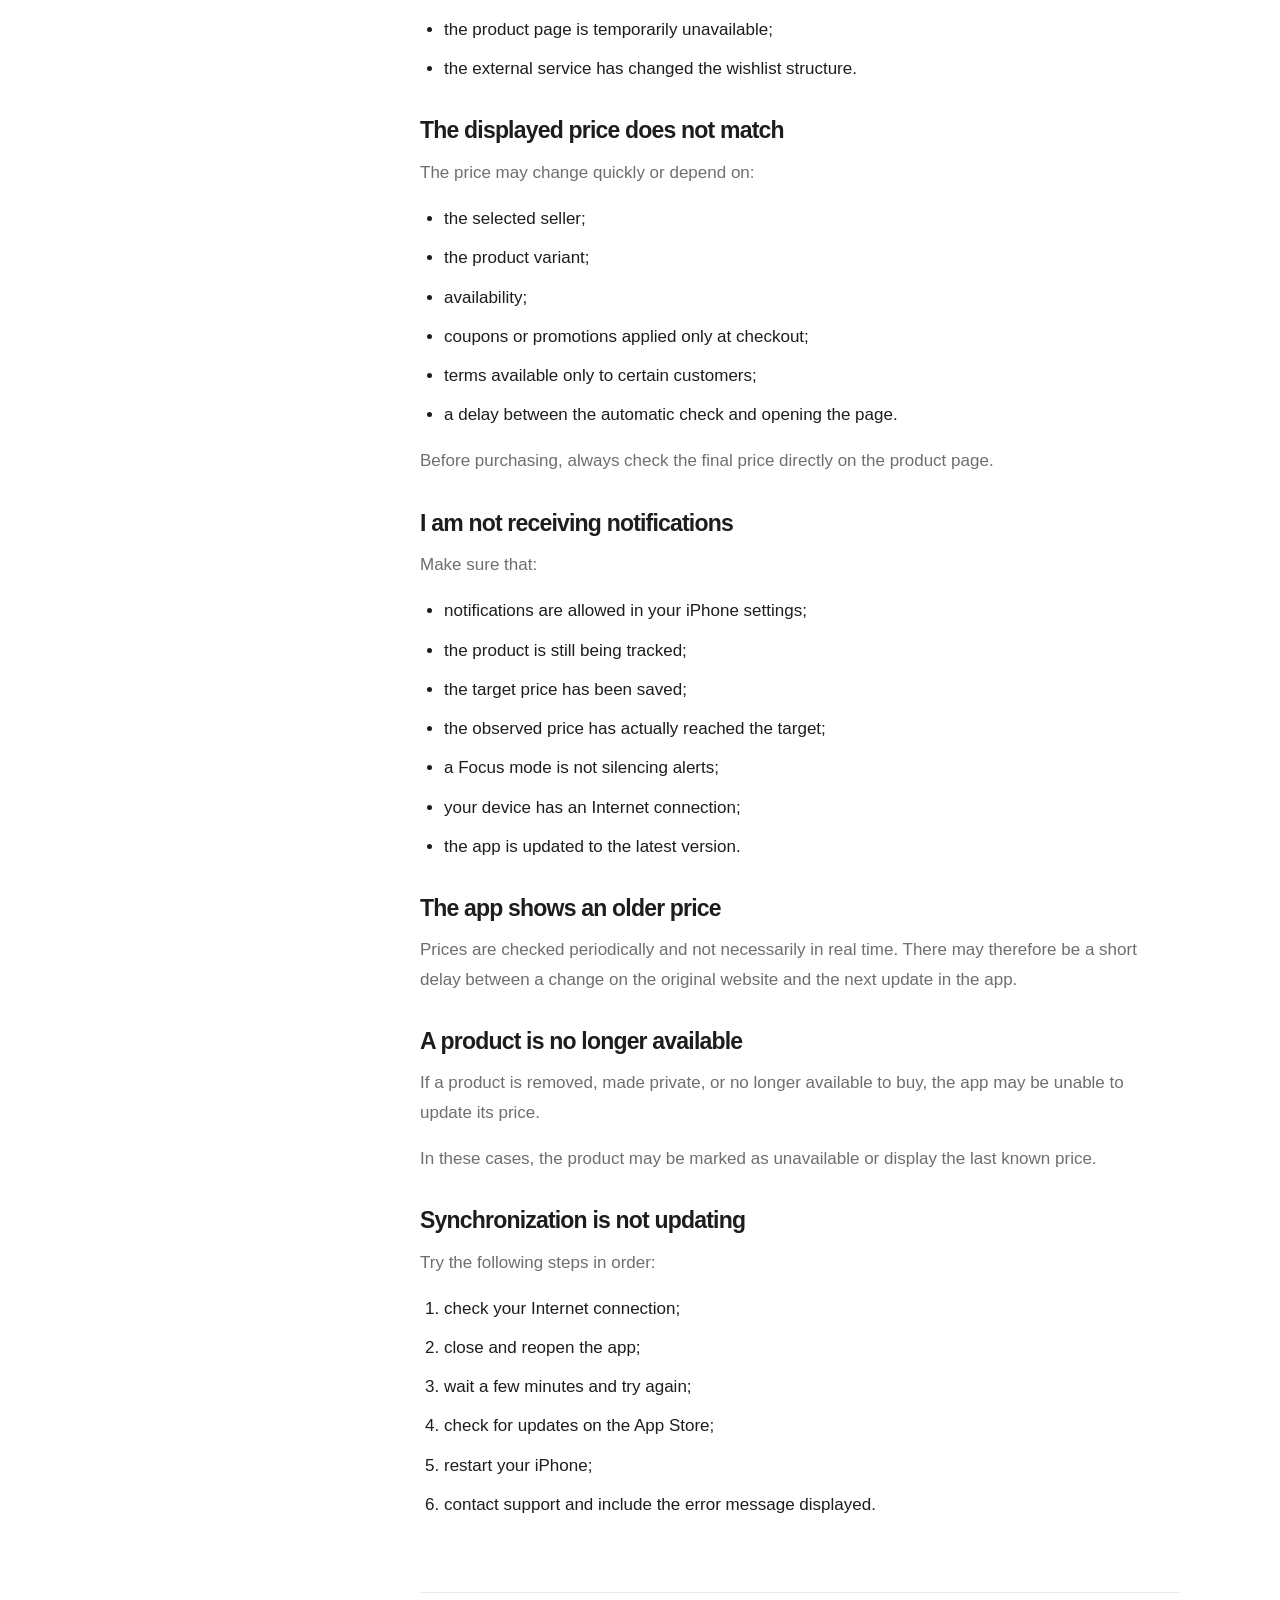
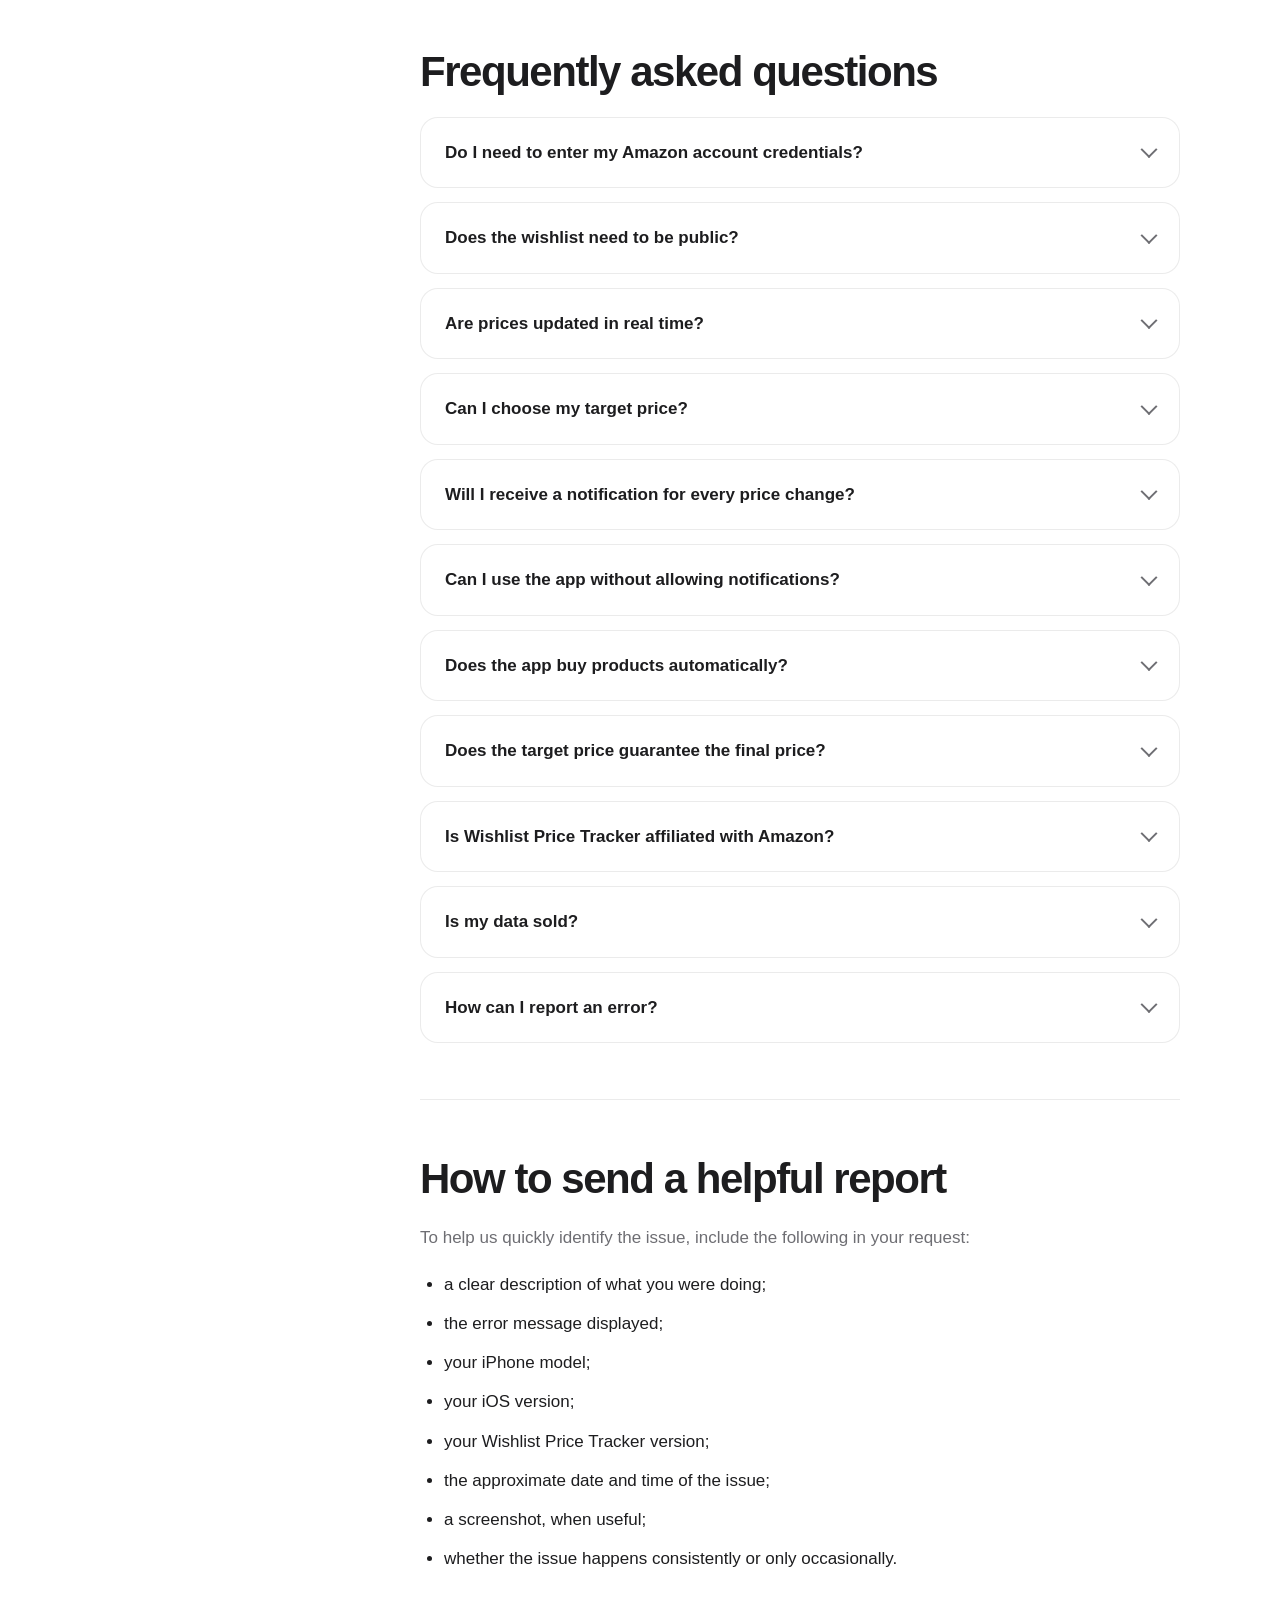
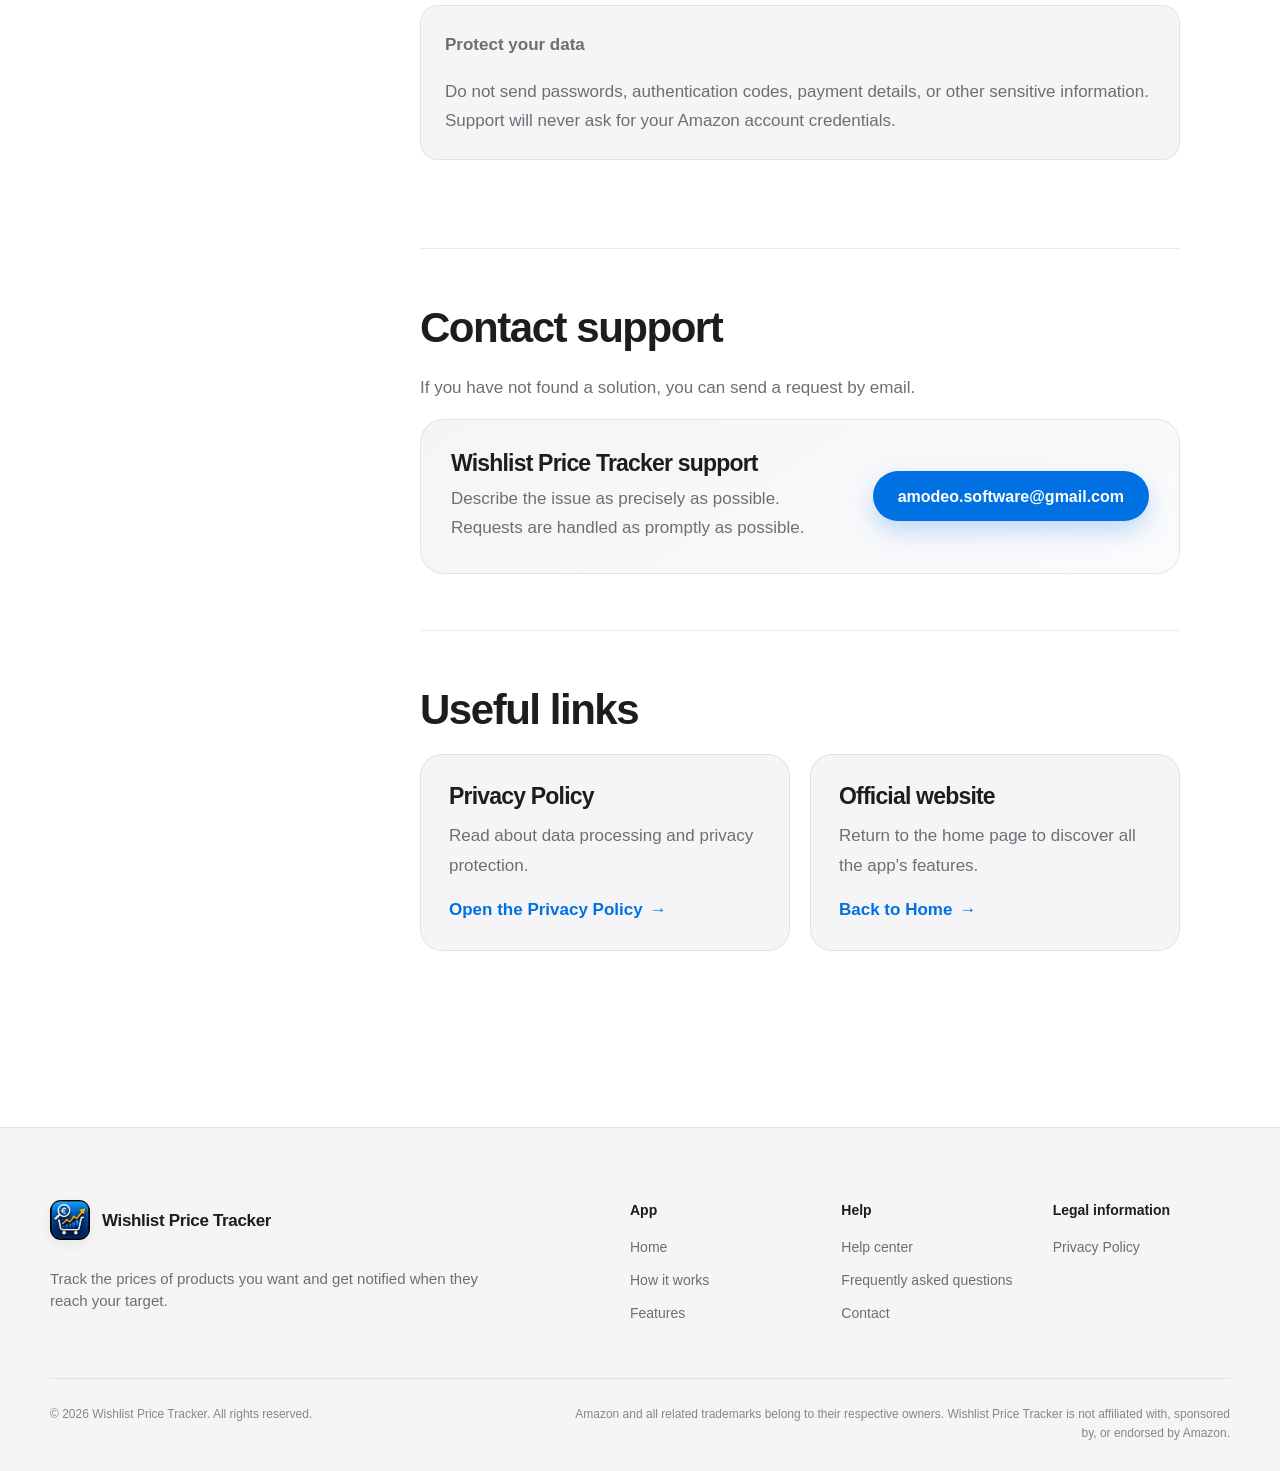
<file: support.html>
<!DOCTYPE html>
<html lang="en">
<head>
    <!-- Main page information -->
    <meta charset="UTF-8">
    <meta
        name="viewport"
        content="width=device-width, initial-scale=1.0"
    >

    <title>Support — Wishlist Price Tracker</title>

    <meta
        name="description"
        content="Official Wishlist Price Tracker help center. Guides, frequently asked questions, and solutions to common issues."
    >

    <meta name="author" content="Wishlist Price Tracker">
    <meta name="format-detection" content="telephone=no">

    <!-- Browser bar color -->
    <meta
        name="theme-color"
        content="#f5f5f7"
        media="(prefers-color-scheme: light)"
    >
    <meta
        name="theme-color"
        content="#000000"
        media="(prefers-color-scheme: dark)"
    >

    <!-- Sharing preview -->
    <meta
        property="og:title"
        content="Support — Wishlist Price Tracker"
    >
    <meta
        property="og:description"
        content="Guides, FAQs, and support for Wishlist Price Tracker."
    >
    <meta
        property="og:type"
        content="website"
    >

    <!-- Website icons -->
    <link
        rel="icon"
        type="image/svg+xml"
        href="images/favicon.svg"
    >
    <link
        rel="apple-touch-icon"
        href="images/apple-touch-icon.png"
    >

    <!-- Main stylesheet -->
    <link
        rel="stylesheet"
        href="styles.css"
    >
</head>

<body>
    <!-- Accessibility link -->
    <a class="skip-link" href="#main-content">
        Skip to main content
    </a>

    <!-- Main navigation -->
    <header class="site-header">
        <div class="container navigation">
            <a
                class="brand"
                href="index.html"
                aria-label="Wishlist Price Tracker - Home"
            >
                <img
                    class="brand-logo"
                    src="images/app-icon.png"
                    alt=""
                    width="40"
                    height="40"
                >

                <span class="brand-name">
                    Wishlist Price Tracker
                </span>
            </a>

            <nav
                class="main-navigation"
                aria-label="Main navigation"
            >
                <a href="index.html#come-funziona">
                    How it works
                </a>

                <a href="index.html#funzionalita">
                    Features
                </a>

                <a href="index.html#screenshot">
                    Screenshot
                </a>

                <a
                    href="support.html"
                    aria-current="page"
                >
                    Support
                </a>

                <a href="privacy.html">
                    Privacy
                </a>
            </nav>
        </div>
    </header>

    <main id="main-content">
        <!-- Page header -->
        <section class="page-hero">
            <div class="container page-hero-content">
                <p class="eyebrow">
                    Help center
                </p>

                <h1>
                    How can we help?
                </h1>

                <p>
                    Quickly find instructions to get started, configure notifications, and resolve common Wishlist Price Tracker issues.
                </p>
            </div>
        </section>

        <!-- Main content -->
        <section class="page-content">
            <div class="container content-layout">
                <!-- Sidebar contents visible on desktop -->
                <nav
                    class="content-sidebar"
                    aria-label="Help center contents"
                >
                    <a href="#guida-rapida">
                        Quick start guide
                    </a>

                    <a href="#aggiungere-wishlist">
                        Adding a wishlist
                    </a>

                    <a href="#notifiche">
                        Enabling notifications
                    </a>

                    <a href="#gestione-prodotti">
                        Managing products
                    </a>

                    <a href="#problemi-comuni">
                        Common issues
                    </a>

                    <a href="#faq">
                        Frequently asked questions
                    </a>

                    <a href="#contatti">
                        Contact
                    </a>
                </nav>

                <article class="support-content">
                    <!-- Introduction -->
                    <div class="info-box">
                        <p>
                            <strong>
                                Before you start
                            </strong>
                        </p>

                        <p>
                            Wishlist Price Tracker does not require access to your Amazon account. All you need to use the app is a valid public wishlist link.
                        </p>
                    </div>

                    <!-- Quick start guide -->
                    <section
                        id="guida-rapida"
                        class="content-section"
                    >
                        <h2>
                            Quick start guide
                        </h2>

                        <p>
                            Start tracking your products in just a few steps.
                        </p>

                        <div class="support-card-grid">
                            <article class="support-card">
                                <p class="eyebrow">
                                    Step 1
                                </p>

                                <h3>
                                    Copy the public link
                                </h3>

                                <p>
                                    Open the wishlist you want to track and copy its public link using the sharing feature.
                                </p>
                            </article>

                            <article class="support-card">
                                <p class="eyebrow">
                                    Step 2
                                </p>

                                <h3>
                                    Add it to the app
                                </h3>

                                <p>
                                    Open Wishlist Price Tracker, select the option to add a wishlist, and paste the link.
                                </p>
                            </article>

                            <article class="support-card">
                                <p class="eyebrow">
                                    Step 3
                                </p>

                                <h3>
                                    Choose your target
                                </h3>

                                <p>
                                    Set your desired price for each product you want to track.
                                </p>
                            </article>

                            <article class="support-card">
                                <p class="eyebrow">
                                    Step 4
                                </p>

                                <h3>
                                    Enable notifications
                                </h3>

                                <p>
                                    Allow notifications when prompted to receive alerts on your iPhone.
                                </p>
                            </article>
                        </div>
                    </section>

                    <!-- Adding a wishlist -->
                    <section
                        id="aggiungere-wishlist"
                        class="content-section"
                    >
                        <h2>
                            How to add a wishlist
                        </h2>

                        <p>
                            For the app to read the products, the wishlist must be accessible through a public link.
                        </p>

                        <h3>
                            1. Open the wishlist
                        </h3>

                        <p>
                            Open the wishlist in your browser or in the app of the service where it was created.
                        </p>

                        <h3>
                            2. Check visibility
                        </h3>

                        <p>
                            Make sure the wishlist is not set to private. Wishlist Price Tracker cannot read a private list.
                        </p>

                        <h3>
                            3. Use the Share option
                        </h3>

                        <p>
                            Select the sharing option and copy the full wishlist link.
                        </p>

                        <h3>
                            4. Paste the link into the app
                        </h3>

                        <p>
                            In Wishlist Price Tracker, select the button to add a new wishlist, paste the link, and confirm.
                        </p>

                        <h3>
                            5. Wait for it to load
                        </h3>

                        <p>
                            The app will analyze the link and try to retrieve the visible products. The time required may vary depending on the number of products and your connection.
                        </p>

                        <div class="info-box">
                            <p>
                                <strong>
                                    Important
                                </strong>
                            </p>

                            <p>
                                Do not enter usernames, passwords, cookies, or other credentials. Wishlist Price Tracker only requires the public link.
                            </p>
                        </div>
                    </section>

                    <!-- Notifications -->
                    <section
                        id="notifiche"
                        class="content-section"
                    >
                        <h2>
                            How to receive notifications
                        </h2>

                        <p>
                            Notifications let you know when a product reaches your chosen target price.
                        </p>

                        <h3>
                            When you first open the app
                        </h3>

                        <p>
                            When the app asks for permission, select
                            <strong>Allow</strong>.
                        </p>

                        <h3>
                            If you denied permission
                        </h3>

                        <p>
                            You can manually enable notifications again on your iPhone:
                        </p>

                        <div class="info-box">
                            <p>
                                <strong>
                                    Settings → Notifications → Wishlist Price Tracker
                                </strong>
                            </p>

                            <p>
                                Enable
                                <strong>Allow Notifications</strong>.
                            </p>
                        </div>

                        <h3>
                            Recommended settings
                        </h3>

                        <ul>
                            <li>
                                Allow Notifications;
                            </li>

                            <li>
                                Lock Screen;
                            </li>

                            <li>
                                Notification Center;
                            </li>

                            <li>
                                Banner;
                            </li>

                            <li>
                                Sounds, if desired;
                            </li>

                            <li>
                                Badges, if available.
                            </li>
                        </ul>

                        <p>
                            If you use a Focus mode, make sure the app's notifications are not silenced.
                        </p>
                    </section>

                    <!-- Product management -->
                    <section
                        id="gestione-prodotti"
                        class="content-section"
                    >
                        <h2>
                            Managing wishlists and products
                        </h2>

                        <h3>
                            Setting a target price
                        </h3>

                        <p>
                            Open the product you want to track, enter your desired price, and save the change.
                        </p>

                        <p>
                            The target should represent the maximum price you are willing to pay for the product.
                        </p>

                        <h3>
                            Modificare il target
                        </h3>

                        <p>
                            You can change the target price at any time from the product detail screen.
                        </p>

                        <h3>
                            Stopping tracking
                        </h3>

                        <p>
                            To stop tracking a product, disable it or remove it from the list, depending on the options available in your installed app version.
                        </p>

                        <h3>
                            Removing a wishlist
                        </h3>

                        <p>
                            From the wishlists screen, select the list you want to delete and use the removal option.
                        </p>

                        <p>
                            Removing a wishlist stops tracking its associated products.
                        </p>

                        <h3>
                            Opening the original product page
                        </h3>

                        <p>
                            When available, you can use the link in the product details to open the original page in your browser or the corresponding app.
                        </p>
                    </section>

                    <!-- Common issues -->
                    <section
                        id="problemi-comuni"
                        class="content-section"
                    >
                        <h2>
                            Common issues
                        </h2>

                        <h3>
                            The wishlist is not recognized
                        </h3>

                        <p>
                            Check that:
                        </p>

                        <ul>
                            <li>
                                the link is complete;
                            </li>

                            <li>
                                the wishlist is public;
                            </li>

                            <li>
                                the link has not expired and is not broken;
                            </li>

                            <li>
                                the link also opens the wishlist correctly in a private browser window;
                            </li>

                            <li>
                                your device is connected to the Internet.
                            </li>
                        </ul>

                        <p>
                            If the issue persists, try generating the sharing link again.
                        </p>

                        <h3>
                            Not all products are found
                        </h3>

                        <p>
                            Some products may not be imported when:
                        </p>

                        <ul>
                            <li>
                                they are no longer available;
                            </li>

                            <li>
                                they do not display a public price;
                            </li>

                            <li>
                                they have variants that have not been selected;
                            </li>

                            <li>
                                the product page is temporarily unavailable;
                            </li>

                            <li>
                                the external service has changed the wishlist structure.
                            </li>
                        </ul>

                        <h3>
                            The displayed price does not match
                        </h3>

                        <p>
                            The price may change quickly or depend on:
                        </p>

                        <ul>
                            <li>
                                the selected seller;
                            </li>

                            <li>
                                the product variant;
                            </li>

                            <li>
                                availability;
                            </li>

                            <li>
                                coupons or promotions applied only at checkout;
                            </li>

                            <li>
                                terms available only to certain customers;
                            </li>

                            <li>
                                a delay between the automatic check and opening the page.
                            </li>
                        </ul>

                        <p>
                            Before purchasing, always check the final price directly on the product page.
                        </p>

                        <h3>
                            I am not receiving notifications
                        </h3>

                        <p>
                            Make sure that:
                        </p>

                        <ul>
                            <li>
                                notifications are allowed in your iPhone settings;
                            </li>

                            <li>
                                the product is still being tracked;
                            </li>

                            <li>
                                the target price has been saved;
                            </li>

                            <li>
                                the observed price has actually reached the target;
                            </li>

                            <li>
                                a Focus mode is not silencing alerts;
                            </li>

                            <li>
                                your device has an Internet connection;
                            </li>

                            <li>
                                the app is updated to the latest version.
                            </li>
                        </ul>

                        <h3>
                            The app shows an older price
                        </h3>

                        <p>
                            Prices are checked periodically and not necessarily in real time. There may therefore be a short delay between a change on the original website and the next update in the app.
                        </p>

                        <h3>
                            A product is no longer available
                        </h3>

                        <p>
                            If a product is removed, made private, or no longer available to buy, the app may be unable to update its price.
                        </p>

                        <p>
                            In these cases, the product may be marked as unavailable or display the last known price.
                        </p>

                        <h3>
                            Synchronization is not updating
                        </h3>

                        <p>
                            Try the following steps in order:
                        </p>

                        <ol>
                            <li>
                                check your Internet connection;
                            </li>

                            <li>
                                close and reopen the app;
                            </li>

                            <li>
                                wait a few minutes and try again;
                            </li>

                            <li>
                                check for updates on the App Store;
                            </li>

                            <li>
                                restart your iPhone;
                            </li>

                            <li>
                                contact support and include the error message displayed.
                            </li>
                        </ol>
                    </section>

                    <!-- FAQ -->
                    <section
                        id="faq"
                        class="content-section"
                    >
                        <h2>
                            Frequently asked questions
                        </h2>

                        <div class="faq-list">
                            <details class="faq-item">
                                <summary>
                                    Do I need to enter my Amazon account credentials?
                                </summary>

                                <div class="faq-answer">
                                    <p>
                                        No. Wishlist Price Tracker does not ask for your username, password, or other login details. All you need is the public wishlist link.
                                    </p>
                                </div>
                            </details>

                            <details class="faq-item">
                                <summary>
                                    Does the wishlist need to be public?
                                </summary>

                                <div class="faq-answer">
                                    <p>
                                        Yes. The app must be able to access the information publicly visible through the link. Private wishlists cannot be imported.
                                    </p>
                                </div>
                            </details>

                            <details class="faq-item">
                                <summary>
                                    Are prices updated in real time?
                                </summary>

                                <div class="faq-answer">
                                    <p>
                                        No. Prices are checked periodically. There may therefore be a delay between a price change and the next update in the app.
                                    </p>
                                </div>
                            </details>

                            <details class="faq-item">
                                <summary>
                                    Can I choose my target price?
                                </summary>

                                <div class="faq-answer">
                                    <p>
                                        Yes. You can set a target price for each product and change it whenever you like.
                                    </p>
                                </div>
                            </details>

                            <details class="faq-item">
                                <summary>
                                    Will I receive a notification for every price change?
                                </summary>

                                <div class="faq-answer">
                                    <p>
                                        The main goal is to notify you when the price reaches your chosen target, avoiding unnecessary notifications for every small change.
                                    </p>
                                </div>
                            </details>

                            <details class="faq-item">
                                <summary>
                                    Can I use the app without allowing notifications?
                                </summary>

                                <div class="faq-answer">
                                    <p>
                                        Yes, but you will not receive alerts on your device. You can still open the app to check the available information.
                                    </p>
                                </div>
                            </details>

                            <details class="faq-item">
                                <summary>
                                    Does the app buy products automatically?
                                </summary>

                                <div class="faq-answer">
                                    <p>
                                        No. Wishlist Price Tracker does not make purchases, handle payments, or complete orders. Purchases are always made by the user on the original website.
                                    </p>
                                </div>
                            </details>

                            <details class="faq-item">
                                <summary>
                                    Does the target price guarantee the final price?
                                </summary>

                                <div class="faq-answer">
                                    <p>
                                        No. The final price must always be checked on the product page. Shipping costs, promotions, variants, coupons, and different sellers can change the final amount.
                                    </p>
                                </div>
                            </details>

                            <details class="faq-item">
                                <summary>
                                    Is Wishlist Price Tracker affiliated with Amazon?
                                </summary>

                                <div class="faq-answer">
                                    <p>
                                        No. Wishlist Price Tracker is an independent app and is not affiliated with, sponsored by, or endorsed by Amazon.
                                    </p>
                                </div>
                            </details>

                            <details class="faq-item">
                                <summary>
                                    Is my data sold?
                                </summary>

                                <div class="faq-answer">
                                    <p>
                                        No. The app does not sell personal data or use information for advertising profiling.
                                    </p>

                                    <p>
                                        For more details, see the
                                        <a
                                            class="text-link"
                                            href="privacy.html"
                                        >
                                            Privacy Policy
                                        </a>.
                                    </p>
                                </div>
                            </details>

                            <details class="faq-item">
                                <summary>
                                    How can I report an error?
                                </summary>

                                <div class="faq-answer">
                                    <p>
                                        Email support with your iPhone model, iOS version, app version, and a detailed description of the issue.
                                    </p>
                                </div>
                            </details>
                        </div>
                    </section>

                    <!-- Information to include in reports -->
                    <section class="content-section">
                        <h2>
                            How to send a helpful report
                        </h2>

                        <p>
                            To help us quickly identify the issue, include the following in your request:
                        </p>

                        <ul>
                            <li>
                                a clear description of what you were doing;
                            </li>

                            <li>
                                the error message displayed;
                            </li>

                            <li>
                                your iPhone model;
                            </li>

                            <li>
                                your iOS version;
                            </li>

                            <li>
                                your Wishlist Price Tracker version;
                            </li>

                            <li>
                                the approximate date and time of the issue;
                            </li>

                            <li>
                                a screenshot, when useful;
                            </li>

                            <li>
                                whether the issue happens consistently or only occasionally.
                            </li>
                        </ul>

                        <div class="info-box">
                            <p>
                                <strong>
                                    Protect your data
                                </strong>
                            </p>

                            <p>
                                Do not send passwords, authentication codes, payment details, or other sensitive information. Support will never ask for your Amazon account credentials.
                            </p>
                        </div>
                    </section>

                    <!-- Contact -->
                    <section
                        id="contatti"
                        class="content-section"
                    >
                        <h2>
                            Contact support
                        </h2>

                        <p>
                            If you have not found a solution, you can send a request by email.
                        </p>

                        <div class="contact-card">
                            <div>
                                <h3>
                                    Wishlist Price Tracker support
                                </h3>

                                <p>
                                    Describe the issue as precisely as possible. Requests are handled as promptly as possible.
                                </p>
                            </div>

                            <a
                                class="button button-primary"
                                href="mailto:amodeo.software@gmail.com?subject=Support%20Wishlist%20Price%20Tracker"
                            >
                                amodeo.software@gmail.com
                            </a>
                        </div>
                        
                    </section>

                    <!-- Useful links -->
                    <section class="content-section">
                        <h2>
                            Useful links
                        </h2>

                        <div class="support-card-grid">
                            <article class="support-card">
                                <h3>
                                    Privacy Policy
                                </h3>

                                <p>
                                    Read about data processing and privacy protection.
                                </p>

                                <a
                                    class="text-link"
                                    href="privacy.html"
                                >
                                    Open the Privacy Policy
                                    <span aria-hidden="true">→</span>
                                </a>
                            </article>

                            <article class="support-card">
                                <h3>
                                    Official website
                                </h3>

                                <p>
                                    Return to the home page to discover all the app's features.
                                </p>

                                <a
                                    class="text-link"
                                    href="index.html"
                                >
                                    Back to Home
                                    <span aria-hidden="true">→</span>
                                </a>
                            </article>
                        </div>
                    </section>
                </article>
            </div>
        </section>
    </main>

    <!-- Footer -->
    <footer class="site-footer">
        <div class="container footer-layout">
            <div class="footer-brand">
                <a
                    class="brand"
                    href="index.html"
                    aria-label="Wishlist Price Tracker - Home"
                >
                    <img
                        class="brand-logo"
                        src="images/app-icon.png"
                        alt=""
                        width="36"
                        height="36"
                        loading="lazy"
                    >

                    <span class="brand-name">
                        Wishlist Price Tracker
                    </span>
                </a>

                <p>
                    Track the prices of products you want and get notified when they reach your target.
                </p>
            </div>

            <nav
                class="footer-navigation"
                aria-label="Footer links"
            >
                <div class="footer-column">
                    <strong>
                        App
                    </strong>

                    <a href="index.html">
                        Home
                    </a>

                    <a href="index.html#come-funziona">
                        How it works
                    </a>

                    <a href="index.html#funzionalita">
                        Features
                    </a>
                </div>

                <div class="footer-column">
                    <strong>
                        Help
                    </strong>

                    <a
                        href="support.html"
                        aria-current="page"
                    >
                        Help center
                    </a>

                    <a href="#faq">
                        Frequently asked questions
                    </a>

                    <a href="#contatti">
                        Contact
                    </a>
                </div>

                <div class="footer-column">
                    <strong>
                        Legal information
                    </strong>

                    <a href="privacy.html">
                        Privacy Policy
                    </a>
                </div>
            </nav>
        </div>

        <div class="container footer-bottom">
            <p>
                &copy; <span id="current-year">2026</span>
                Wishlist Price Tracker. All rights reserved.
            </p>

            <p class="footer-disclaimer">
                Amazon and all related trademarks belong to their respective owners. Wishlist Price Tracker is not affiliated with, sponsored by, or endorsed by Amazon.
            </p>
        </div>
    </footer>

    <!-- Automatic year update -->
    <script>
        const currentYearElement = document.getElementById("current-year");

        if (currentYearElement) {
            currentYearElement.textContent = new Date().getFullYear();
        }
    </script>
</body>
</html>
</file>
<file: styles.css>
/*
=========================================================
Wishlist Price Tracker
Main stylesheet
=========================================================

Expected structure:

WishlistPriceTracker/
├── index.html
├── privacy.html
├── support.html
├── styles.css
└── images/

Il sito utilizza esclusivamente HTML e CSS nativi.
Non sono presenti framework esterni.
*/


/* =====================================================
   1. Global variables
   ===================================================== */

:root {
    color-scheme: light dark;

    --font-family:
        -apple-system,
        BlinkMacSystemFont,
        "SF Pro Display",
        "SF Pro Text",
        "Helvetica Neue",
        Arial,
        sans-serif;

    --background-primary: #ffffff;
    --background-secondary: #f5f5f7;
    --background-tertiary: #fbfbfd;

    --surface-primary: rgba(255, 255, 255, 0.88);
    --surface-secondary: #ffffff;
    --surface-elevated: rgba(255, 255, 255, 0.96);

    --text-primary: #1d1d1f;
    --text-secondary: #6e6e73;
    --text-tertiary: #86868b;

    --border-color: rgba(0, 0, 0, 0.08);
    --border-color-strong: rgba(0, 0, 0, 0.14);

    --accent: #0071e3;
    --accent-hover: #0077ed;
    --accent-soft: rgba(0, 113, 227, 0.12);

    --success: #34c759;
    --warning: #ff9f0a;

    --device-border: #1d1d1f;
    --device-screen: #f5f5f7;

    --shadow-small:
        0 4px 14px rgba(0, 0, 0, 0.06);

    --shadow-medium:
        0 18px 48px rgba(0, 0, 0, 0.1);

    --shadow-large:
        0 40px 100px rgba(0, 0, 0, 0.16);

    --container-width: 1180px;
    --header-height: 72px;

    --radius-small: 12px;
    --radius-medium: 22px;
    --radius-large: 34px;
    --radius-pill: 999px;

    --transition-fast: 180ms ease;
    --transition-medium: 300ms ease;
}


/* =====================================================
   2. Automatic dark mode
   ===================================================== */

@media (prefers-color-scheme: dark) {
    :root {
        --background-primary: #000000;
        --background-secondary: #101010;
        --background-tertiary: #161617;

        --surface-primary: rgba(28, 28, 30, 0.88);
        --surface-secondary: #1c1c1e;
        --surface-elevated: rgba(28, 28, 30, 0.97);

        --text-primary: #f5f5f7;
        --text-secondary: #a1a1a6;
        --text-tertiary: #86868b;

        --border-color: rgba(255, 255, 255, 0.1);
        --border-color-strong: rgba(255, 255, 255, 0.18);

        --accent: #2997ff;
        --accent-hover: #40a9ff;
        --accent-soft: rgba(41, 151, 255, 0.16);

        --device-border: #3a3a3c;
        --device-screen: #111111;

        --shadow-small:
            0 4px 18px rgba(0, 0, 0, 0.35);

        --shadow-medium:
            0 20px 60px rgba(0, 0, 0, 0.42);

        --shadow-large:
            0 44px 110px rgba(0, 0, 0, 0.55);
    }
}


/* =====================================================
   3. Reset and base settings
   ===================================================== */

*,
*::before,
*::after {
    box-sizing: border-box;
}

html {
    scroll-behavior: smooth;
    scroll-padding-top: calc(var(--header-height) + 24px);
}

body {
    margin: 0;
    min-width: 320px;
    overflow-x: hidden;

    font-family: var(--font-family);
    font-size: 17px;
    line-height: 1.5;

    color: var(--text-primary);
    background: var(--background-primary);

    -webkit-font-smoothing: antialiased;
    -moz-osx-font-smoothing: grayscale;
    text-rendering: optimizeLegibility;
}

img,
svg {
    display: block;
    max-width: 100%;
}

img {
    height: auto;
}

a {
    color: inherit;
    text-decoration: none;
}

button,
input,
textarea,
select {
    font: inherit;
}

h1,
h2,
h3,
p,
figure {
    margin-top: 0;
}

h1,
h2,
h3 {
    letter-spacing: -0.035em;
}

p {
    color: var(--text-secondary);
}

::selection {
    color: #ffffff;
    background: var(--accent);
}


/* =====================================================
   4. Accessibility
   ===================================================== */

.skip-link {
    position: fixed;
    top: 12px;
    left: 12px;
    z-index: 9999;

    padding: 12px 18px;
    border-radius: var(--radius-pill);

    color: #ffffff;
    background: var(--accent);

    font-weight: 700;

    transform: translateY(-160%);
    transition: transform var(--transition-fast);
}

.skip-link:focus {
    transform: translateY(0);
}

:focus-visible {
    outline: 3px solid var(--accent);
    outline-offset: 4px;
    border-radius: 6px;
}


/* =====================================================
   5. General layout
   ===================================================== */

.container {
    width: min(calc(100% - 48px), var(--container-width));
    margin-inline: auto;
}

.section {
    padding: 128px 0;
}

.section-heading {
    max-width: 760px;
    margin-bottom: 64px;
}

.section-heading-centered {
    margin-right: auto;
    margin-left: auto;
    text-align: center;
}

.section-heading h2 {
    margin-bottom: 24px;

    font-size: clamp(44px, 6vw, 74px);
    line-height: 0.98;
    font-weight: 750;
}

.section-heading p:last-child {
    max-width: 680px;
    margin-bottom: 0;

    font-size: clamp(18px, 2vw, 22px);
    line-height: 1.55;
}

.section-heading-centered p:last-child {
    margin-right: auto;
    margin-left: auto;
}

.eyebrow {
    margin-bottom: 16px;

    color: var(--accent);

    font-size: 15px;
    line-height: 1.2;
    font-weight: 750;
    letter-spacing: 0.08em;
    text-transform: uppercase;
}


/* =====================================================
   6. Header and navigation
   ===================================================== */

.site-header {
    position: sticky;
    top: 0;
    z-index: 1000;

    height: var(--header-height);

    border-bottom: 1px solid var(--border-color);

    background: var(--surface-primary);
    backdrop-filter: saturate(180%) blur(22px);
    -webkit-backdrop-filter: saturate(180%) blur(22px);
}

.navigation {
    display: flex;
    align-items: center;
    justify-content: space-between;
    gap: 32px;

    height: 100%;
}

.brand {
    display: inline-flex;
    align-items: center;
    gap: 12px;

    min-width: 0;

    font-weight: 700;
    letter-spacing: -0.02em;
}

.brand-logo {
    flex: 0 0 auto;

    width: 40px;
    height: 40px;

    border-radius: 11px;

    box-shadow: var(--shadow-small);
}

.brand-name {
    overflow: hidden;

    white-space: nowrap;
    text-overflow: ellipsis;
}

.main-navigation {
    display: flex;
    align-items: center;
    gap: 30px;

    font-size: 14px;
    font-weight: 550;
}

.main-navigation a {
    color: var(--text-secondary);

    transition:
        color var(--transition-fast),
        transform var(--transition-fast);
}

.main-navigation a:hover {
    color: var(--text-primary);
    transform: translateY(-1px);
}


/* =====================================================
   7. Buttons and links
   ===================================================== */

.button {
    display: inline-flex;
    align-items: center;
    justify-content: center;
    gap: 10px;

    min-height: 50px;
    padding: 13px 24px;

    border: 1px solid transparent;
    border-radius: var(--radius-pill);

    font-size: 16px;
    line-height: 1.2;
    font-weight: 650;
    text-align: center;

    transition:
        transform var(--transition-fast),
        background-color var(--transition-fast),
        border-color var(--transition-fast),
        box-shadow var(--transition-fast);
}

.button:hover {
    transform: translateY(-2px);
}

.button:active {
    transform: translateY(0);
}

.button-primary {
    color: #ffffff;
    background: var(--accent);

    box-shadow: 0 10px 24px rgba(0, 113, 227, 0.24);
}

.button-primary:hover {
    background: var(--accent-hover);

    box-shadow: 0 14px 30px rgba(0, 113, 227, 0.3);
}

.button-secondary {
    color: var(--text-primary);
    border-color: var(--border-color-strong);
    background: var(--surface-secondary);
}

.button-secondary:hover {
    border-color: var(--text-tertiary);
}

.button-icon {
    width: 21px;
    height: 21px;

    fill: currentColor;
}

.text-link {
    display: inline-flex;
    align-items: center;
    gap: 7px;

    color: var(--accent);

    font-weight: 650;

    transition:
        gap var(--transition-fast),
        color var(--transition-fast);
}

.text-link:hover {
    gap: 11px;
    color: var(--accent-hover);
}


/* =====================================================
   8. Hero
   ===================================================== */

.hero {
    position: relative;
    isolation: isolate;

    min-height: calc(100vh - var(--header-height));
    padding: 94px 0 120px;

    overflow: hidden;

    background:
        radial-gradient(
            circle at 75% 25%,
            rgba(0, 113, 227, 0.18),
            transparent 34%
        ),
        radial-gradient(
            circle at 15% 5%,
            rgba(112, 49, 255, 0.09),
            transparent 28%
        ),
        var(--background-tertiary);
}

.hero::after {
    position: absolute;
    right: -20%;
    bottom: -35%;
    z-index: -1;

    width: 720px;
    height: 720px;

    border-radius: 50%;

    background:
        radial-gradient(
            circle,
            rgba(52, 199, 89, 0.1),
            transparent 65%
        );

    content: "";
}

.hero-layout {
    display: grid;
    grid-template-columns: minmax(0, 1.05fr) minmax(360px, 0.95fr);
    align-items: center;
    gap: 72px;
}

.hero-content {
    position: relative;
    z-index: 2;
}

.hero-content h1 {
    max-width: 780px;
    margin-bottom: 28px;

    font-size: clamp(54px, 7.3vw, 92px);
    line-height: 0.94;
    font-weight: 780;
}

.hero-description {
    max-width: 680px;
    margin-bottom: 36px;

    font-size: clamp(20px, 2.2vw, 25px);
    line-height: 1.45;
}

.hero-actions {
    display: flex;
    align-items: center;
    flex-wrap: wrap;
    gap: 14px;

    margin-bottom: 22px;
}

.hero-note {
    margin-bottom: 0;

    color: var(--text-tertiary);

    font-size: 14px;
}

.hero-visual {
    position: relative;

    display: flex;
    align-items: center;
    justify-content: center;

    min-height: 650px;
}

.hero-glow {
    position: absolute;
    inset: 8% 0 0;

    border-radius: 50%;

    background:
        radial-gradient(
            circle,
            rgba(0, 113, 227, 0.24),
            rgba(0, 113, 227, 0.04) 44%,
            transparent 70%
        );

    filter: blur(10px);
}

.device-main {
    width: min(335px, 82%);
    transform: rotate(3deg);

    animation: device-float 6s ease-in-out infinite;
}


/* =====================================================
   9. iPhone mockup
   ===================================================== */

.device {
    position: relative;

    width: 100%;
    max-width: 310px;

    margin-inline: auto;
}

.device-frame {
    position: relative;

    padding: 10px;

    border: 1px solid rgba(255, 255, 255, 0.18);
    border-radius: 54px;

    background:
        linear-gradient(
            145deg,
            #4a4a4c,
            #141416 55%,
            #303033
        );

    box-shadow:
        inset 0 0 0 2px rgba(255, 255, 255, 0.06),
        var(--shadow-large);
}

.device-frame::before {
    position: absolute;
    top: 18px;
    left: 50%;
    z-index: 4;

    width: 92px;
    height: 27px;

    border-radius: var(--radius-pill);

    background: #000000;

    content: "";
    transform: translateX(-50%);
}

.device-screen {
    position: relative;

    aspect-ratio: 420 / 860;

    overflow: hidden;

    border: 1px solid rgba(255, 255, 255, 0.08);
    border-radius: 44px;

    background: var(--device-screen);
}

.device-screen img {
    width: 100%;
    height: 100%;

    object-fit: cover;
}


/* =====================================================
   10. Hero notification
   ===================================================== */

.price-notification {
    position: absolute;
    right: -24px;
    bottom: 105px;
    z-index: 5;

    display: flex;
    align-items: center;
    gap: 13px;

    width: min(330px, 88%);
    padding: 15px 17px;

    border: 1px solid var(--border-color);
    border-radius: 20px;

    background: var(--surface-elevated);

    box-shadow: var(--shadow-medium);

    backdrop-filter: blur(20px);
    -webkit-backdrop-filter: blur(20px);

    animation: notification-float 5s ease-in-out infinite;
}

.notification-icon {
    display: flex;
    align-items: center;
    justify-content: center;
    flex: 0 0 auto;

    width: 46px;
    height: 46px;

    border-radius: 14px;

    color: #ffffff;
    background: linear-gradient(145deg, #0071e3, #5e5ce6);
}

.notification-icon svg {
    width: 23px;
    height: 23px;

    fill: currentColor;
}

.notification-content {
    display: flex;
    flex-direction: column;
    gap: 2px;

    min-width: 0;
}

.notification-content strong {
    overflow: hidden;

    font-size: 14px;
    white-space: nowrap;
    text-overflow: ellipsis;
}

.notification-content span {
    overflow: hidden;

    color: var(--text-secondary);

    font-size: 13px;
    white-space: nowrap;
    text-overflow: ellipsis;
}


/* =====================================================
   11. Benefits strip
   ===================================================== */

.trust-strip {
    border-top: 1px solid var(--border-color);
    border-bottom: 1px solid var(--border-color);

    background: var(--background-primary);
}

.trust-grid {
    display: grid;
    grid-template-columns: repeat(3, 1fr);
}

.trust-item {
    padding: 34px 38px;
}

.trust-item + .trust-item {
    border-left: 1px solid var(--border-color);
}

.trust-item strong,
.trust-item span {
    display: block;
}

.trust-item strong {
    margin-bottom: 6px;

    font-size: 16px;
}

.trust-item span {
    color: var(--text-secondary);

    font-size: 14px;
    line-height: 1.45;
}


/* =====================================================
   12. How it works
   ===================================================== */

.how-it-works {
    background: var(--background-primary);
}

.steps-grid {
    display: grid;
    grid-template-columns: repeat(3, minmax(0, 1fr));
    gap: 24px;
}

.step-card {
    position: relative;

    min-height: 340px;
    padding: 34px;

    overflow: hidden;

    border: 1px solid var(--border-color);
    border-radius: var(--radius-large);

    background: var(--background-secondary);

    transition:
        transform var(--transition-medium),
        box-shadow var(--transition-medium),
        border-color var(--transition-medium);
}

.step-card:hover {
    border-color: var(--border-color-strong);

    box-shadow: var(--shadow-medium);

    transform: translateY(-8px);
}

.step-number {
    position: absolute;
    top: 24px;
    right: 28px;

    color: var(--text-tertiary);

    font-size: 15px;
    font-weight: 700;
}

.step-icon,
.feature-icon {
    display: flex;
    align-items: center;
    justify-content: center;

    width: 58px;
    height: 58px;
    margin-bottom: 48px;

    border-radius: 18px;

    color: var(--accent);
    background: var(--accent-soft);
}

.step-icon svg,
.feature-icon svg {
    width: 29px;
    height: 29px;

    fill: currentColor;
}

.step-card h3 {
    margin-bottom: 14px;

    font-size: 28px;
    line-height: 1.08;
}

.step-card p {
    margin-bottom: 0;

    font-size: 16px;
    line-height: 1.6;
}


/* =====================================================
   13. Features
   ===================================================== */

.features {
    background: var(--background-secondary);
}

.feature-grid {
    display: grid;
    grid-template-columns: repeat(2, minmax(0, 1fr));
    gap: 24px;
}

.feature-card {
    position: relative;

    display: flex;
    flex-direction: column;

    min-height: 520px;
    padding: 44px;

    overflow: hidden;

    border: 1px solid var(--border-color);
    border-radius: var(--radius-large);

    background: var(--surface-secondary);

    box-shadow: var(--shadow-small);

    transition:
        transform var(--transition-medium),
        box-shadow var(--transition-medium);
}

.feature-card:hover {
    box-shadow: var(--shadow-medium);
    transform: translateY(-6px);
}

.feature-card-large {
    grid-column: 1 / -1;

    display: grid;
    grid-template-columns: minmax(0, 0.9fr) minmax(420px, 1.1fr);
    align-items: center;
    gap: 60px;

    min-height: 600px;
}

.feature-card .feature-icon {
    margin-bottom: 34px;
}

.feature-label {
    margin-bottom: 12px;

    color: var(--accent);

    font-size: 14px;
    font-weight: 700;
    letter-spacing: 0.04em;
    text-transform: uppercase;
}

.feature-card h3 {
    max-width: 600px;
    margin-bottom: 20px;

    font-size: clamp(34px, 4vw, 54px);
    line-height: 1.02;
}

.feature-card:not(.feature-card-large) h3 {
    font-size: clamp(32px, 3.2vw, 44px);
}

.feature-card p:not(.feature-label) {
    max-width: 580px;

    font-size: 18px;
    line-height: 1.58;
}

.feature-card .text-link {
    margin-top: auto;
    padding-top: 20px;
}


/* =====================================================
   14. Illustrative chart
   ===================================================== */

.price-chart {
    position: relative;

    padding: 30px;

    border: 1px solid var(--border-color);
    border-radius: 26px;

    background:
        linear-gradient(
            145deg,
            var(--background-tertiary),
            var(--background-secondary)
        );

    box-shadow: var(--shadow-medium);
}

.chart-header {
    display: flex;
    align-items: flex-start;
    justify-content: space-between;
    gap: 20px;

    margin-bottom: 30px;
}

.chart-header span {
    color: var(--text-secondary);

    font-size: 14px;
}

.chart-header strong {
    font-size: 24px;
}

.price-chart svg {
    width: 100%;
    overflow: visible;
}

.chart-grid-line {
    fill: none;
    stroke: var(--border-color);
    stroke-width: 1;
}

.chart-area {
    fill: rgba(0, 113, 227, 0.12);
}

.chart-line {
    fill: none;
    stroke: var(--accent);
    stroke-linecap: round;
    stroke-width: 5;
}


/* =====================================================
   15. Mini notification
   ===================================================== */

.mini-notification {
    display: flex;
    align-items: center;
    gap: 13px;

    margin-top: auto;
    padding: 16px;

    border: 1px solid var(--border-color);
    border-radius: 20px;

    background: var(--background-secondary);

    box-shadow: var(--shadow-small);
}

.mini-notification img {
    flex: 0 0 auto;

    border-radius: 12px;
}

.mini-notification div {
    min-width: 0;
}

.mini-notification strong,
.mini-notification span {
    display: block;
}

.mini-notification strong {
    margin-bottom: 2px;

    font-size: 14px;
}

.mini-notification span {
    overflow: hidden;

    color: var(--text-secondary);

    font-size: 13px;
    white-space: nowrap;
    text-overflow: ellipsis;
}


/* =====================================================
   16. Screenshot
   ===================================================== */

.screenshots {
    overflow: hidden;

    background: var(--background-primary);
}

.screenshots-grid {
    display: grid;
    grid-template-columns: repeat(3, minmax(0, 1fr));
    align-items: start;
    gap: 34px;
}

.screenshot-item {
    margin: 0;
    text-align: center;
}

.screenshot-item:nth-child(2) {
    padding-top: 68px;
}

.screenshot-item .device {
    margin-bottom: 30px;
}

.screenshot-item figcaption {
    max-width: 280px;
    margin-inline: auto;

    color: var(--text-secondary);

    font-size: 15px;
    line-height: 1.55;
}


/* =====================================================
   17. Privacy
   ===================================================== */

.privacy-highlight {
    background:
        radial-gradient(
            circle at 85% 30%,
            rgba(52, 199, 89, 0.16),
            transparent 30%
        ),
        var(--background-secondary);
}

.privacy-layout {
    display: grid;
    grid-template-columns: minmax(0, 1fr) minmax(300px, 0.65fr);
    align-items: center;
    gap: 90px;
}

.privacy-content h2 {
    max-width: 760px;
    margin-bottom: 26px;

    font-size: clamp(46px, 6vw, 76px);
    line-height: 0.98;
}

.privacy-content > p:not(.eyebrow) {
    max-width: 700px;
    margin-bottom: 34px;

    font-size: 20px;
    line-height: 1.58;
}

.privacy-actions {
    display: flex;
    align-items: center;
    flex-wrap: wrap;
    gap: 24px;
}

.privacy-symbol {
    display: flex;
    align-items: center;
    justify-content: center;

    width: min(330px, 100%);
    aspect-ratio: 1;
    margin-inline: auto;

    border: 1px solid var(--border-color);
    border-radius: 44px;

    color: var(--success);
    background: var(--surface-secondary);

    box-shadow: var(--shadow-medium);

    transform: rotate(3deg);
}

.privacy-symbol svg {
    width: 62%;
    height: 62%;

    fill: currentColor;
}


/* =====================================================
   18. Final call to action
   ===================================================== */

.final-cta {
    position: relative;

    overflow: hidden;

    color: #ffffff;
    background:
        radial-gradient(
            circle at 70% 30%,
            rgba(255, 255, 255, 0.22),
            transparent 30%
        ),
        linear-gradient(145deg, #0057b8, #0071e3 45%, #5e5ce6);
}

.final-cta-content {
    display: flex;
    flex-direction: column;
    align-items: center;

    max-width: 960px;

    text-align: center;
}

.final-cta-icon {
    margin-bottom: 28px;

    border-radius: 24px;

    box-shadow: 0 20px 48px rgba(0, 0, 0, 0.28);
}

.final-cta .eyebrow,
.final-cta p {
    color: rgba(255, 255, 255, 0.82);
}

.final-cta h2 {
    margin-bottom: 24px;

    font-size: clamp(46px, 6vw, 76px);
    line-height: 0.98;
}

.final-cta p:not(.eyebrow) {
    max-width: 680px;
    margin-bottom: 34px;

    font-size: 20px;
}

.final-cta .button-primary {
    color: var(--text-primary);
    background: #ffffff;

    box-shadow: 0 16px 36px rgba(0, 0, 0, 0.2);
}

.final-cta .button-primary:hover {
    background: #f5f5f7;
}


/* =====================================================
   19. Footer
   ===================================================== */

.site-footer {
    padding: 72px 0 28px;

    border-top: 1px solid var(--border-color);

    background: var(--background-secondary);
}

.footer-layout {
    display: grid;
    grid-template-columns: minmax(280px, 1fr) minmax(480px, 1.2fr);
    gap: 80px;

    padding-bottom: 54px;
}

.footer-brand p {
    max-width: 440px;
    margin-top: 20px;
    margin-bottom: 0;

    font-size: 15px;
}

.footer-navigation {
    display: grid;
    grid-template-columns: repeat(3, minmax(0, 1fr));
    gap: 34px;
}

.footer-column {
    display: flex;
    flex-direction: column;
    align-items: flex-start;
    gap: 12px;
}

.footer-column strong {
    margin-bottom: 4px;

    font-size: 14px;
}

.footer-column a {
    color: var(--text-secondary);

    font-size: 14px;

    transition: color var(--transition-fast);
}

.footer-column a:hover {
    color: var(--text-primary);
}

.footer-bottom {
    display: flex;
    align-items: flex-start;
    justify-content: space-between;
    gap: 50px;

    padding-top: 26px;

    border-top: 1px solid var(--border-color);
}

.footer-bottom p {
    margin-bottom: 0;

    color: var(--text-tertiary);

    font-size: 12px;
    line-height: 1.55;
}

.footer-disclaimer {
    max-width: 660px;
    text-align: right;
}


/* =====================================================
   20. Internal page styles
   Privacy and Support
   ===================================================== */

.page-hero {
    padding: 96px 0 72px;

    background:
        radial-gradient(
            circle at 80% 10%,
            rgba(0, 113, 227, 0.15),
            transparent 30%
        ),
        var(--background-tertiary);
}

.page-hero-content {
    max-width: 860px;
}

.page-hero h1 {
    margin-bottom: 24px;

    font-size: clamp(52px, 7vw, 86px);
    line-height: 0.96;
}

.page-hero p {
    max-width: 720px;
    margin-bottom: 0;

    font-size: clamp(19px, 2.1vw, 23px);
    line-height: 1.55;
}

.page-content {
    padding: 80px 0 120px;
}

.content-layout {
    display: grid;
    grid-template-columns: 250px minmax(0, 760px);
    align-items: start;
    justify-content: center;
    gap: 70px;
}

.content-sidebar {
    position: sticky;
    top: calc(var(--header-height) + 34px);

    display: flex;
    flex-direction: column;
    gap: 8px;

    padding: 20px;

    border: 1px solid var(--border-color);
    border-radius: 20px;

    background: var(--background-secondary);
}

.content-sidebar a {
    padding: 9px 12px;

    border-radius: 10px;

    color: var(--text-secondary);

    font-size: 14px;

    transition:
        color var(--transition-fast),
        background-color var(--transition-fast);
}

.content-sidebar a:hover {
    color: var(--text-primary);
    background: var(--accent-soft);
}

.legal-content,
.support-content {
    min-width: 0;
}

.content-section {
    padding: 0 0 56px;
}

.content-section + .content-section {
    padding-top: 56px;

    border-top: 1px solid var(--border-color);
}

.content-section h2 {
    margin-bottom: 22px;

    font-size: clamp(30px, 4vw, 42px);
    line-height: 1.08;
}

.content-section h3 {
    margin-top: 34px;
    margin-bottom: 14px;

    font-size: 23px;
    line-height: 1.15;
}

.content-section p,
.content-section li {
    font-size: 17px;
    line-height: 1.72;
}

.content-section ul,
.content-section ol {
    padding-left: 24px;
}

.content-section li + li {
    margin-top: 10px;
}

.info-box {
    margin: 32px 0;
    padding: 24px;

    border: 1px solid var(--border-color);
    border-radius: 18px;

    background: var(--background-secondary);
}

.info-box p:last-child {
    margin-bottom: 0;
}

.last-updated {
    color: var(--text-tertiary);

    font-size: 14px;
}


/* =====================================================
   21. FAQ
   ===================================================== */

.faq-list {
    display: flex;
    flex-direction: column;
    gap: 14px;
}

.faq-item {
    border: 1px solid var(--border-color);
    border-radius: 18px;

    background: var(--surface-secondary);
}

.faq-item summary {
    position: relative;

    padding: 22px 58px 22px 24px;

    cursor: pointer;

    font-weight: 650;

    list-style: none;
}

.faq-item summary::-webkit-details-marker {
    display: none;
}

.faq-item summary::after {
    position: absolute;
    top: 50%;
    right: 24px;

    width: 12px;
    height: 12px;

    border-right: 2px solid var(--text-secondary);
    border-bottom: 2px solid var(--text-secondary);

    content: "";

    transform: translateY(-70%) rotate(45deg);
    transition: transform var(--transition-fast);
}

.faq-item[open] summary::after {
    transform: translateY(-25%) rotate(225deg);
}

.faq-answer {
    padding: 0 24px 24px;
}

.faq-answer p:last-child {
    margin-bottom: 0;
}


/* =====================================================
   22. Support and contact
   ===================================================== */

.support-card-grid {
    display: grid;
    grid-template-columns: repeat(2, minmax(0, 1fr));
    gap: 20px;
}

.support-card {
    padding: 28px;

    border: 1px solid var(--border-color);
    border-radius: 22px;

    background: var(--background-secondary);
}

.support-card h3 {
    margin-top: 0;
    margin-bottom: 12px;
}

.support-card p:last-child {
    margin-bottom: 0;
}

.contact-card {
    display: flex;
    align-items: center;
    justify-content: space-between;
    gap: 24px;

    padding: 30px;

    border: 1px solid var(--border-color);
    border-radius: 24px;

    background:
        linear-gradient(
            145deg,
            var(--background-secondary),
            var(--background-tertiary)
        );
}

.contact-card h3 {
    margin: 0 0 8px;
}

.contact-card p {
    margin-bottom: 0;
}


/* =====================================================
   23. Animations
   ===================================================== */

@keyframes device-float {
    0%,
    100% {
        transform: rotate(3deg) translateY(0);
    }

    50% {
        transform: rotate(2deg) translateY(-14px);
    }
}

@keyframes notification-float {
    0%,
    100% {
        transform: translateY(0);
    }

    50% {
        transform: translateY(-9px);
    }
}


/* =====================================================
   24. Tablet
   ===================================================== */

@media (max-width: 1024px) {
    .section {
        padding: 104px 0;
    }

    .hero-layout {
        grid-template-columns: 1fr;
        gap: 60px;
    }

    .hero-content {
        max-width: 800px;
    }

    .hero-visual {
        min-height: 620px;
    }

    .price-notification {
        right: max(4%, 20px);
    }

    .feature-card-large {
        grid-template-columns: 1fr;
    }

    .price-chart {
        width: 100%;
    }

    .privacy-layout {
        grid-template-columns: 1fr;
        gap: 64px;
    }

    .privacy-symbol {
        width: min(300px, 70%);
    }

    .footer-layout {
        grid-template-columns: 1fr;
        gap: 50px;
    }

    .content-layout {
        grid-template-columns: 210px minmax(0, 1fr);
        gap: 44px;
    }
}


/* =====================================================
   25. Small tablets
   ===================================================== */

@media (max-width: 820px) {
    :root {
        --header-height: 64px;
    }

    .container {
        width: min(calc(100% - 36px), var(--container-width));
    }

    .brand-name {
        max-width: 230px;
    }

    .main-navigation a:not(:last-child) {
        display: none;
    }

    .hero {
        padding-top: 72px;
    }

    .trust-grid {
        grid-template-columns: 1fr;
    }

    .trust-item {
        padding: 26px 0;
    }

    .trust-item + .trust-item {
        border-top: 1px solid var(--border-color);
        border-left: 0;
    }

    .steps-grid {
        grid-template-columns: 1fr;
    }

    .step-card {
        min-height: auto;
    }

    .feature-grid {
        grid-template-columns: 1fr;
    }

    .feature-card-large {
        grid-column: auto;
    }

    .feature-card {
        min-height: 460px;
    }

    .screenshots-grid {
        grid-template-columns: 1fr;
        gap: 74px;
    }

    .screenshot-item:nth-child(2) {
        padding-top: 0;
    }

    .footer-navigation {
        grid-template-columns: repeat(2, minmax(0, 1fr));
        row-gap: 40px;
    }

    .footer-bottom {
        flex-direction: column;
        gap: 16px;
    }

    .footer-disclaimer {
        text-align: left;
    }

    .content-layout {
        grid-template-columns: 1fr;
    }

    .content-sidebar {
        position: static;

        display: none;
    }
}


/* =====================================================
   26. Smartphone
   ===================================================== */

@media (max-width: 600px) {
    body {
        font-size: 16px;
    }

    .container {
        width: min(calc(100% - 28px), var(--container-width));
    }

    .section {
        padding: 82px 0;
    }

    .site-header {
        height: 62px;
    }

    .brand-logo {
        width: 34px;
        height: 34px;

        border-radius: 9px;
    }

    .brand-name {
        max-width: 185px;

        font-size: 14px;
    }

    .main-navigation {
        gap: 0;
    }

    .main-navigation a:last-child {
        padding: 8px 12px;

        border-radius: var(--radius-pill);

        background: var(--background-secondary);
    }

    .hero {
        min-height: auto;
        padding: 60px 0 88px;
    }

    .hero-content h1 {
        font-size: clamp(48px, 14vw, 68px);
    }

    .hero-description {
        font-size: 19px;
    }

    .hero-actions {
        align-items: stretch;
        flex-direction: column;
    }

    .hero-actions .button {
        width: 100%;
    }

    .hero-visual {
        min-height: 530px;
    }

    .device-main {
        width: min(290px, 82%);
    }

    .device-frame {
        border-radius: 47px;
    }

    .device-screen {
        border-radius: 38px;
    }

    .price-notification {
        right: 0;
        bottom: 64px;

        width: 94%;
    }

    .section-heading {
        margin-bottom: 46px;
    }

    .section-heading h2,
    .privacy-content h2,
    .final-cta h2 {
        font-size: clamp(40px, 12vw, 56px);
    }

    .section-heading p:last-child,
    .privacy-content > p:not(.eyebrow),
    .final-cta p:not(.eyebrow) {
        font-size: 18px;
    }

    .step-card,
    .feature-card {
        padding: 28px;
        border-radius: 26px;
    }

    .feature-card {
        min-height: auto;
    }

    .feature-card h3,
    .feature-card:not(.feature-card-large) h3 {
        font-size: 34px;
    }

    .feature-card p:not(.feature-label) {
        font-size: 16px;
    }

    .price-chart {
        padding: 20px;
    }

    .chart-header {
        flex-direction: column;
        gap: 4px;
    }

    .mini-notification {
        margin-top: 30px;
    }

    .privacy-actions {
        align-items: stretch;
        flex-direction: column;
    }

    .privacy-actions .button {
        width: 100%;
    }

    .privacy-symbol {
        width: min(260px, 80%);
        border-radius: 34px;
    }

    .final-cta-icon {
        width: 80px;
        height: 80px;
    }

    .footer-navigation {
        grid-template-columns: 1fr;
    }

    .page-hero {
        padding: 70px 0 58px;
    }

    .page-hero h1 {
        font-size: clamp(46px, 14vw, 66px);
    }

    .page-content {
        padding: 64px 0 90px;
    }

    .support-card-grid {
        grid-template-columns: 1fr;
    }

    .contact-card {
        align-items: stretch;
        flex-direction: column;
    }

    .contact-card .button {
        width: 100%;
    }
}


/* =====================================================
   27. Very small devices
   ===================================================== */

@media (max-width: 380px) {
    .brand-name {
        max-width: 145px;
    }

    .hero-content h1 {
        font-size: 44px;
    }

    .price-notification {
        padding: 13px;
    }

    .notification-icon {
        width: 40px;
        height: 40px;
    }

    .step-card,
    .feature-card {
        padding: 24px;
    }
}


/* =====================================================
   28. Users who prefer reduced motion
   ===================================================== */

@media (prefers-reduced-motion: reduce) {
    html {
        scroll-behavior: auto;
    }

    *,
    *::before,
    *::after {
        scroll-behavior: auto !important;
        animation-duration: 0.01ms !important;
        animation-iteration-count: 1 !important;
        transition-duration: 0.01ms !important;
    }
}


/* =====================================================
   29. Print
   Especially useful for the Privacy Policy
   ===================================================== */

@media print {
    .site-header,
    .site-footer,
    .content-sidebar,
    .button,
    .skip-link {
        display: none !important;
    }

    body {
        color: #000000;
        background: #ffffff;
    }

    .page-hero,
    .page-content,
    .section {
        padding: 24px 0;
        background: #ffffff;
    }

    .container {
        width: 100%;
    }

    .content-layout {
        display: block;
    }

    p,
    li {
        color: #222222 !important;
    }

    a {
        color: #000000;
        text-decoration: underline;
    }
}
</file>
